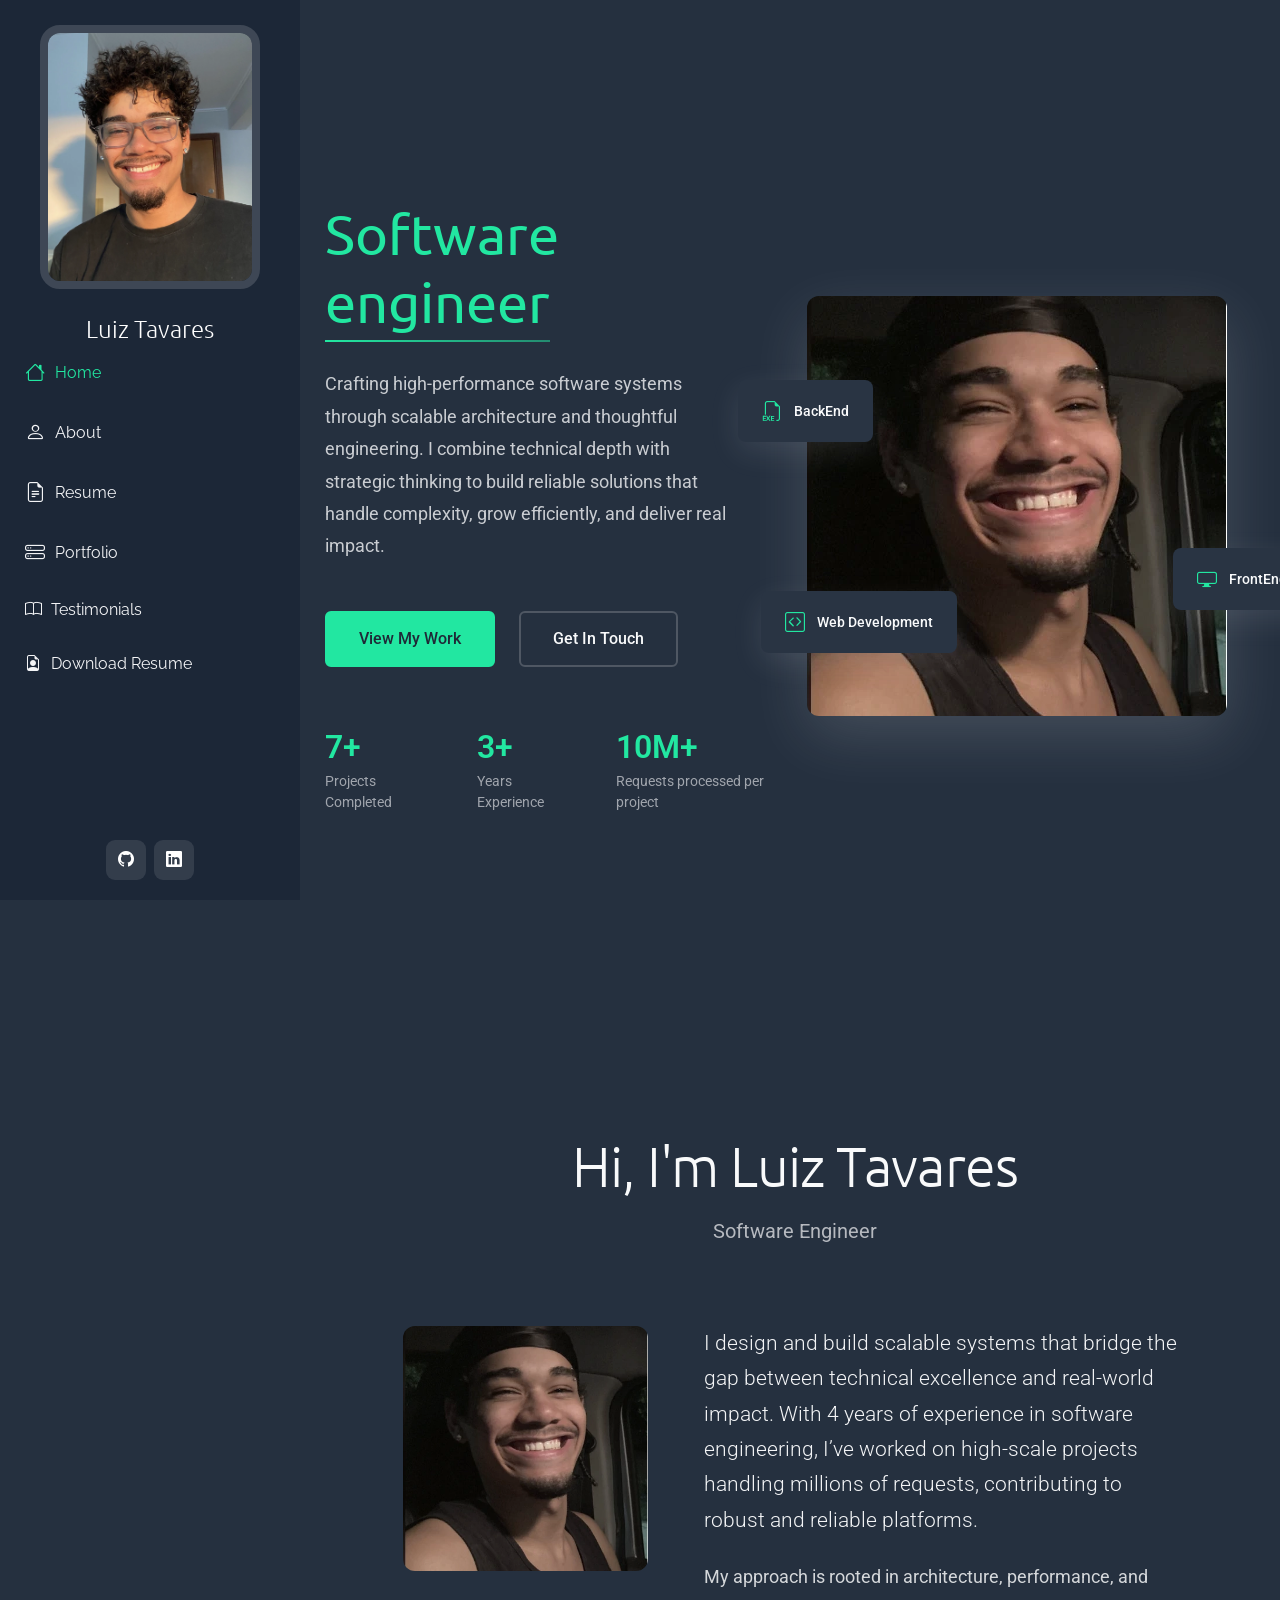
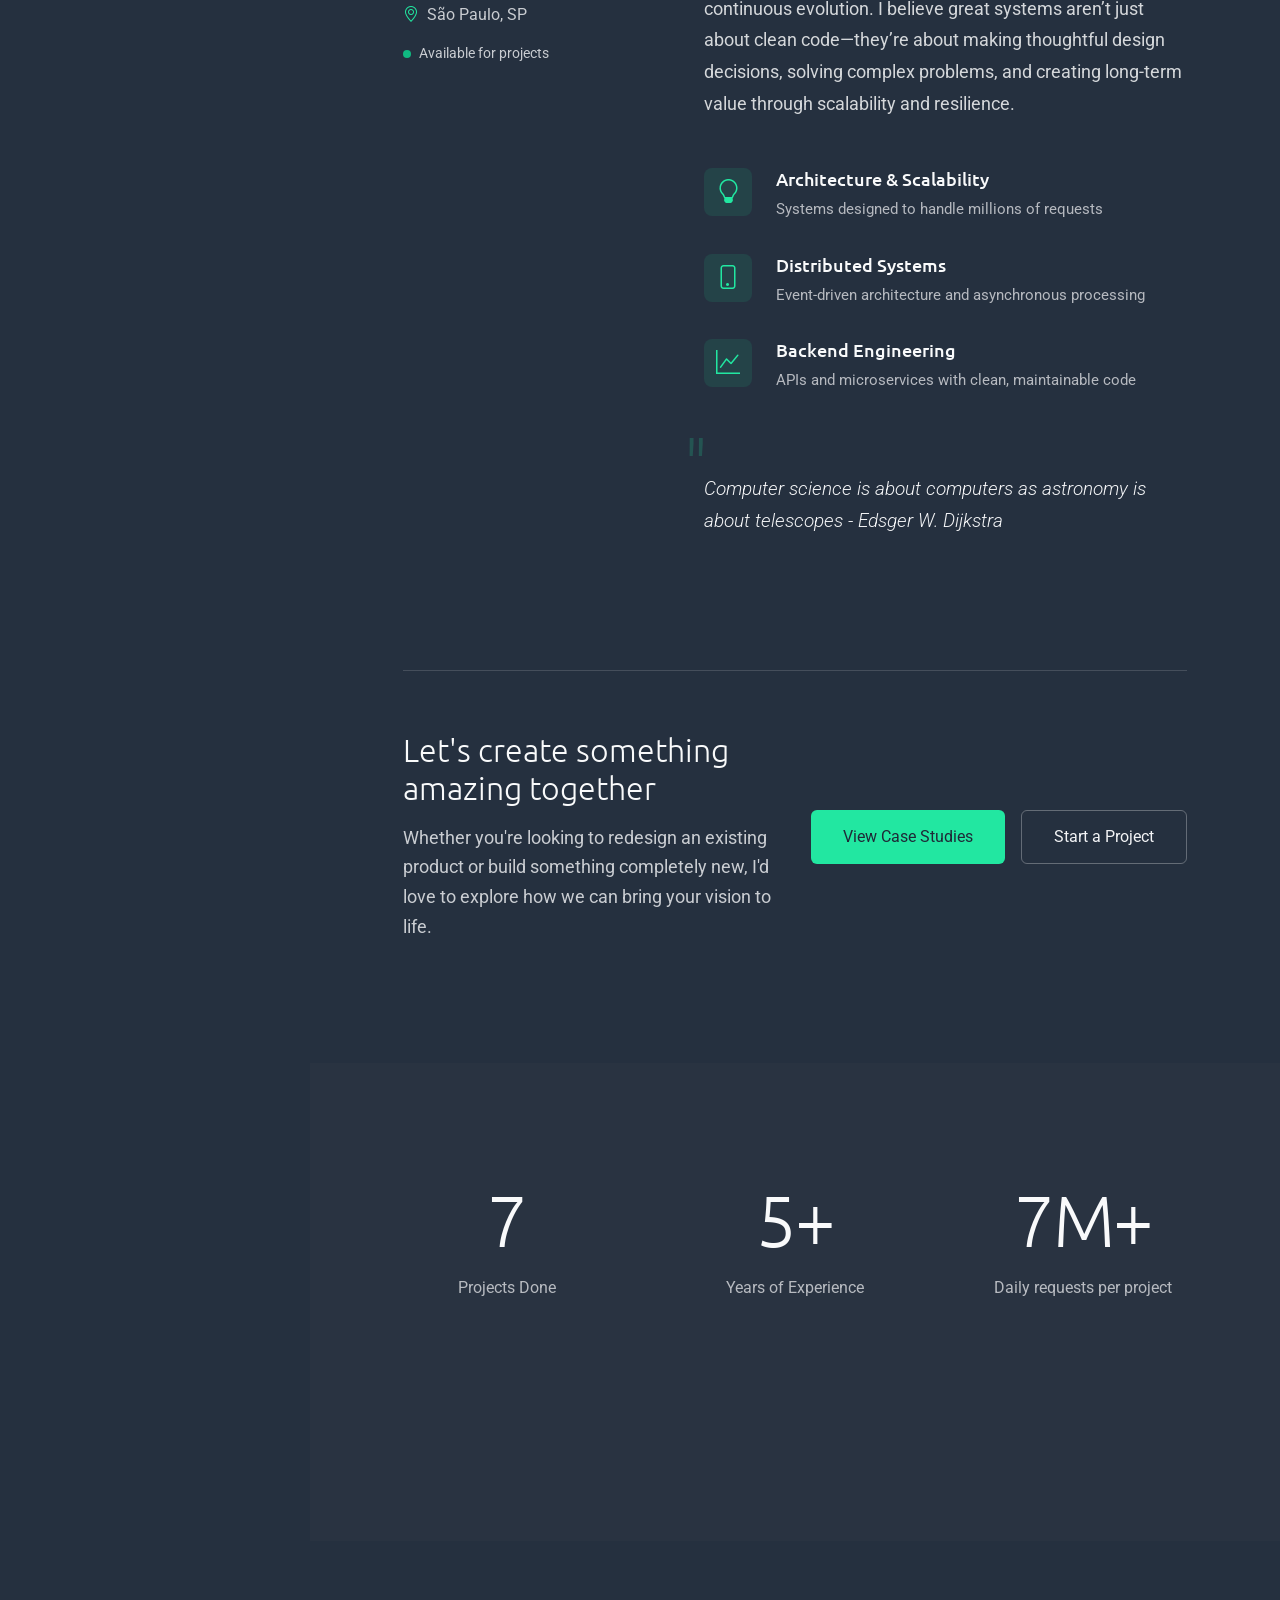
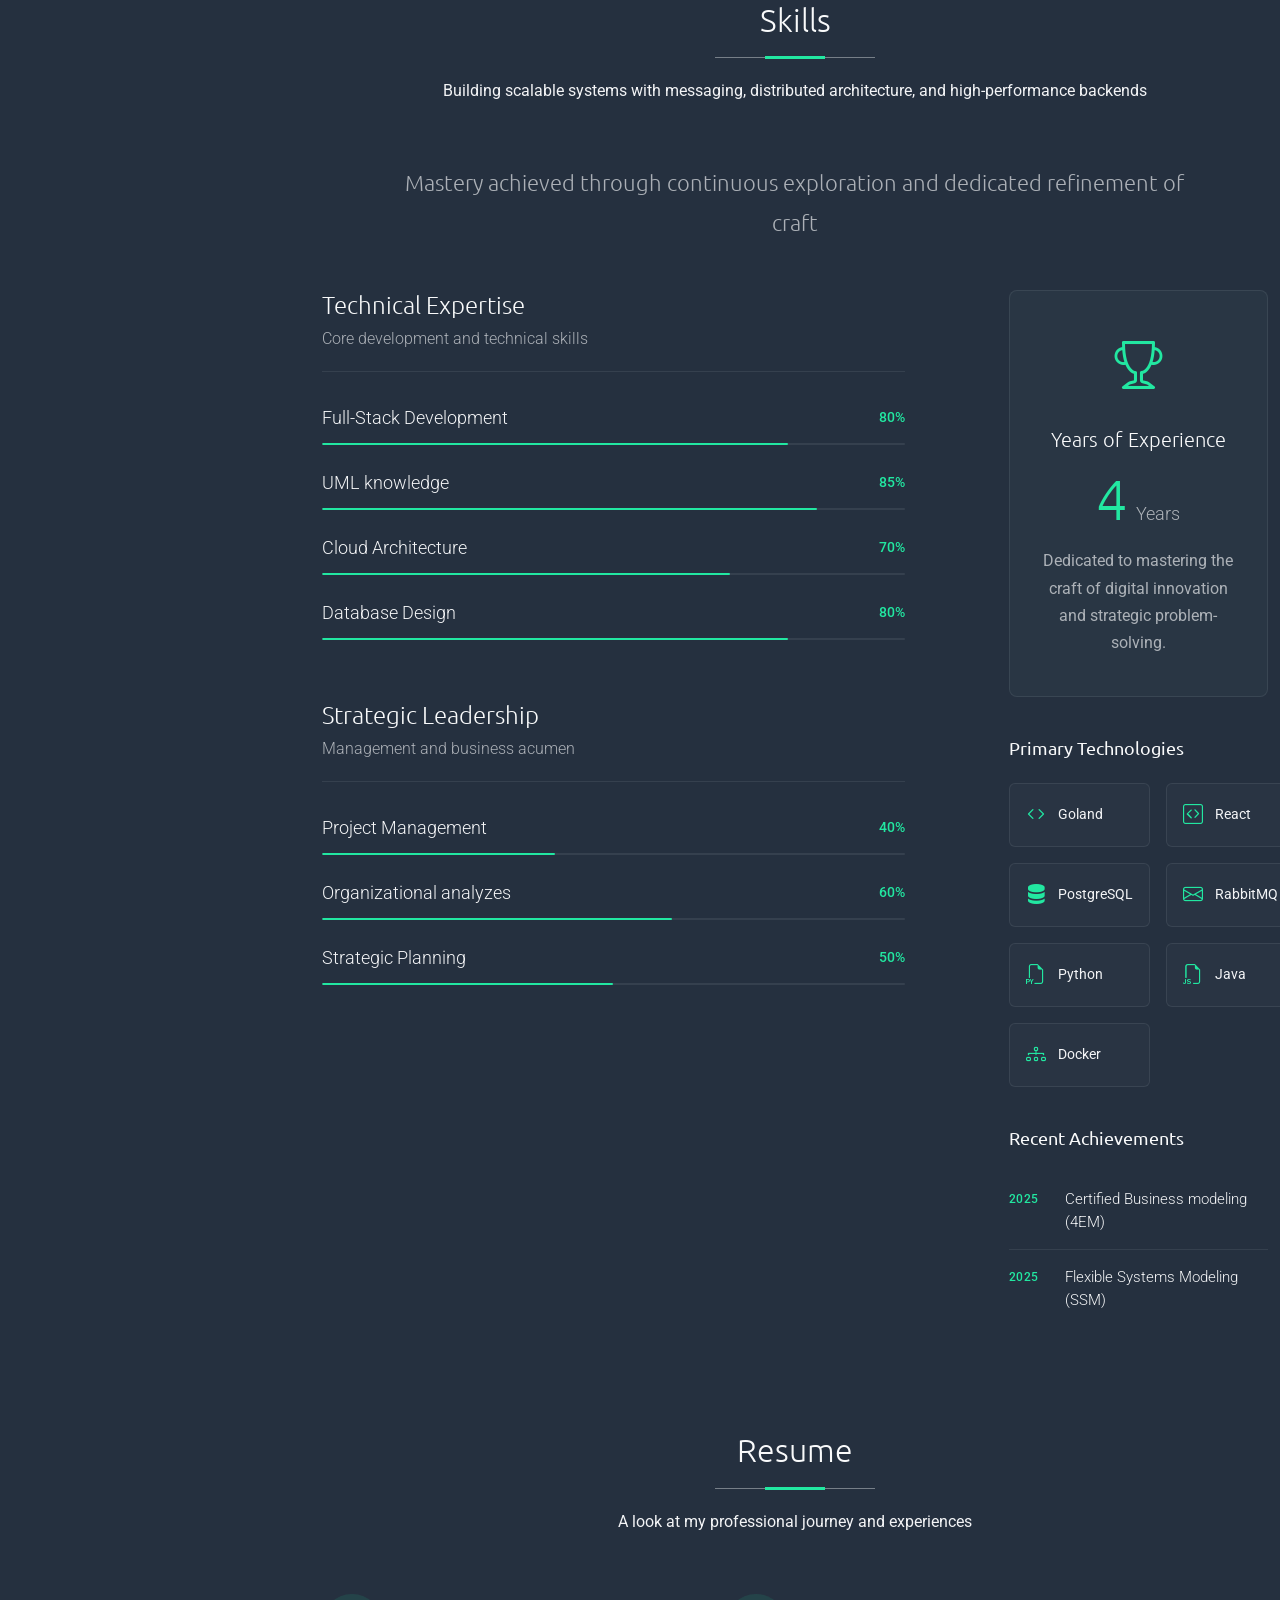
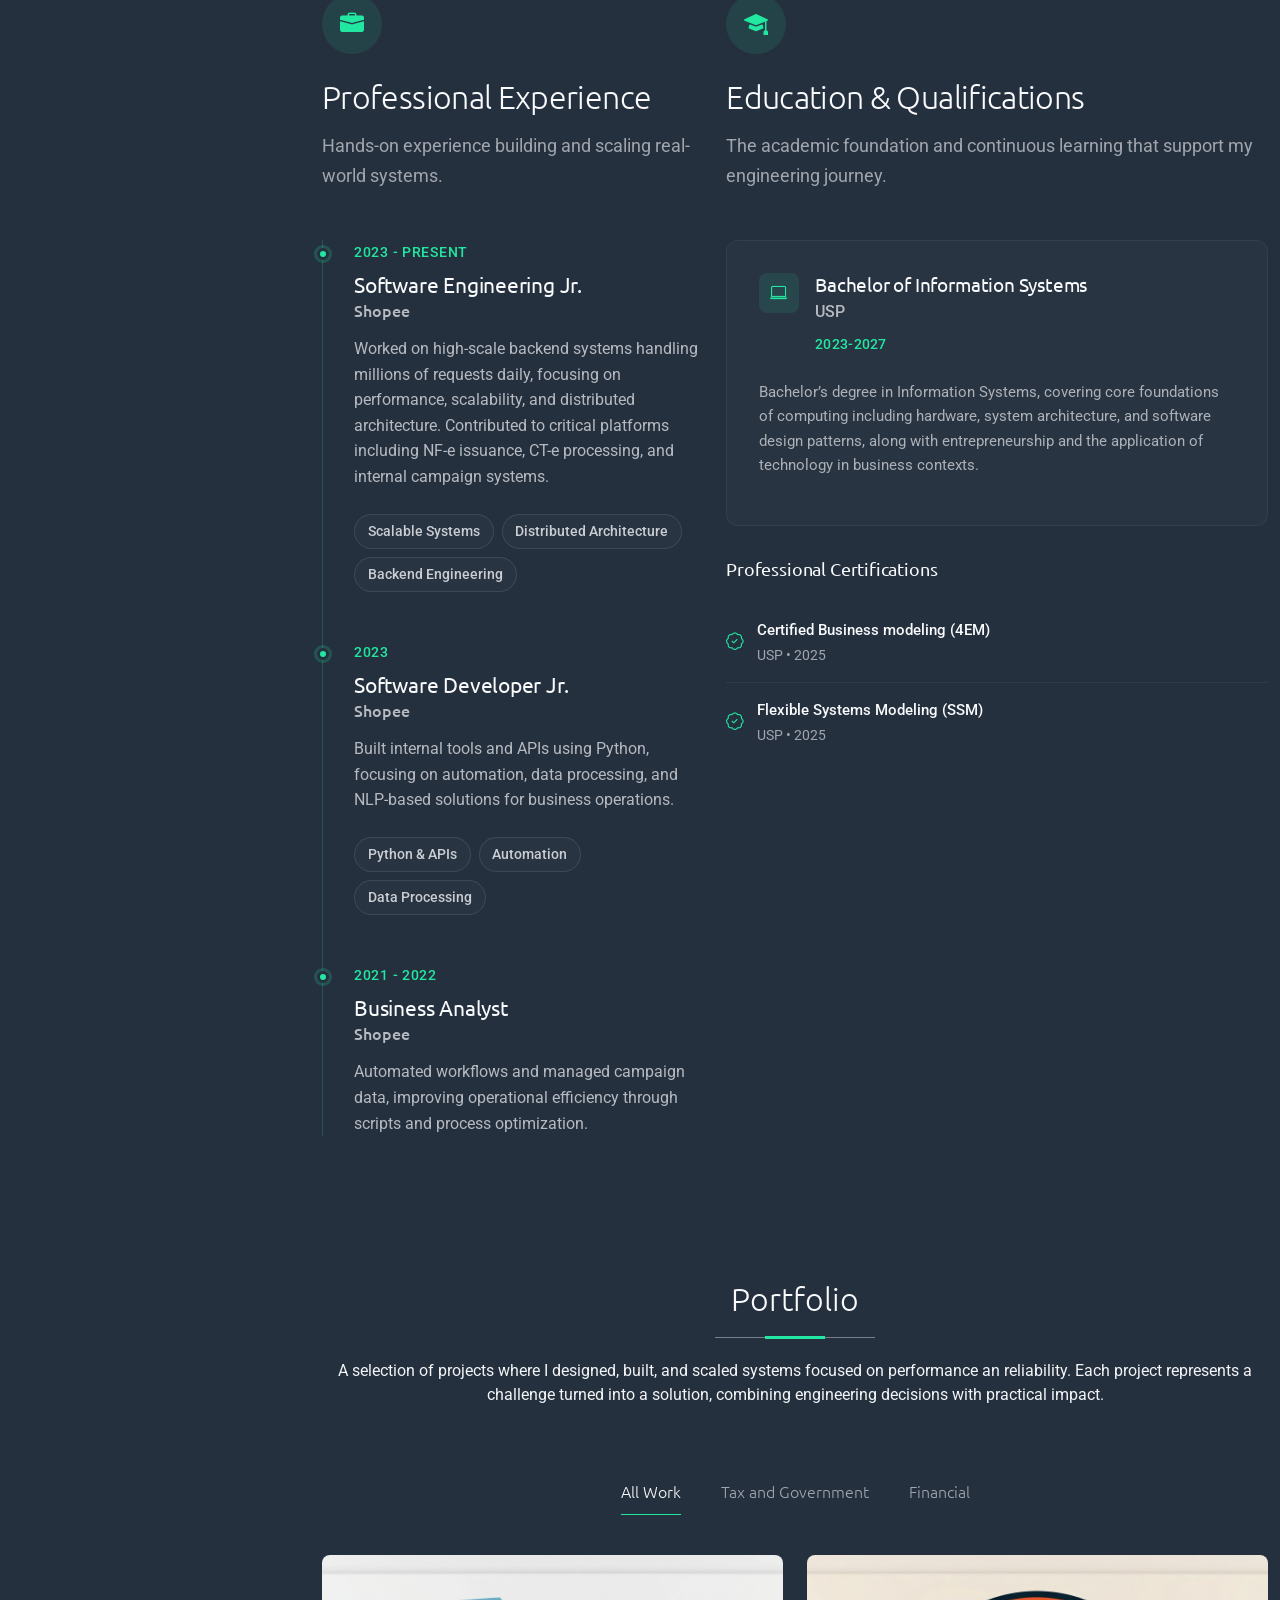
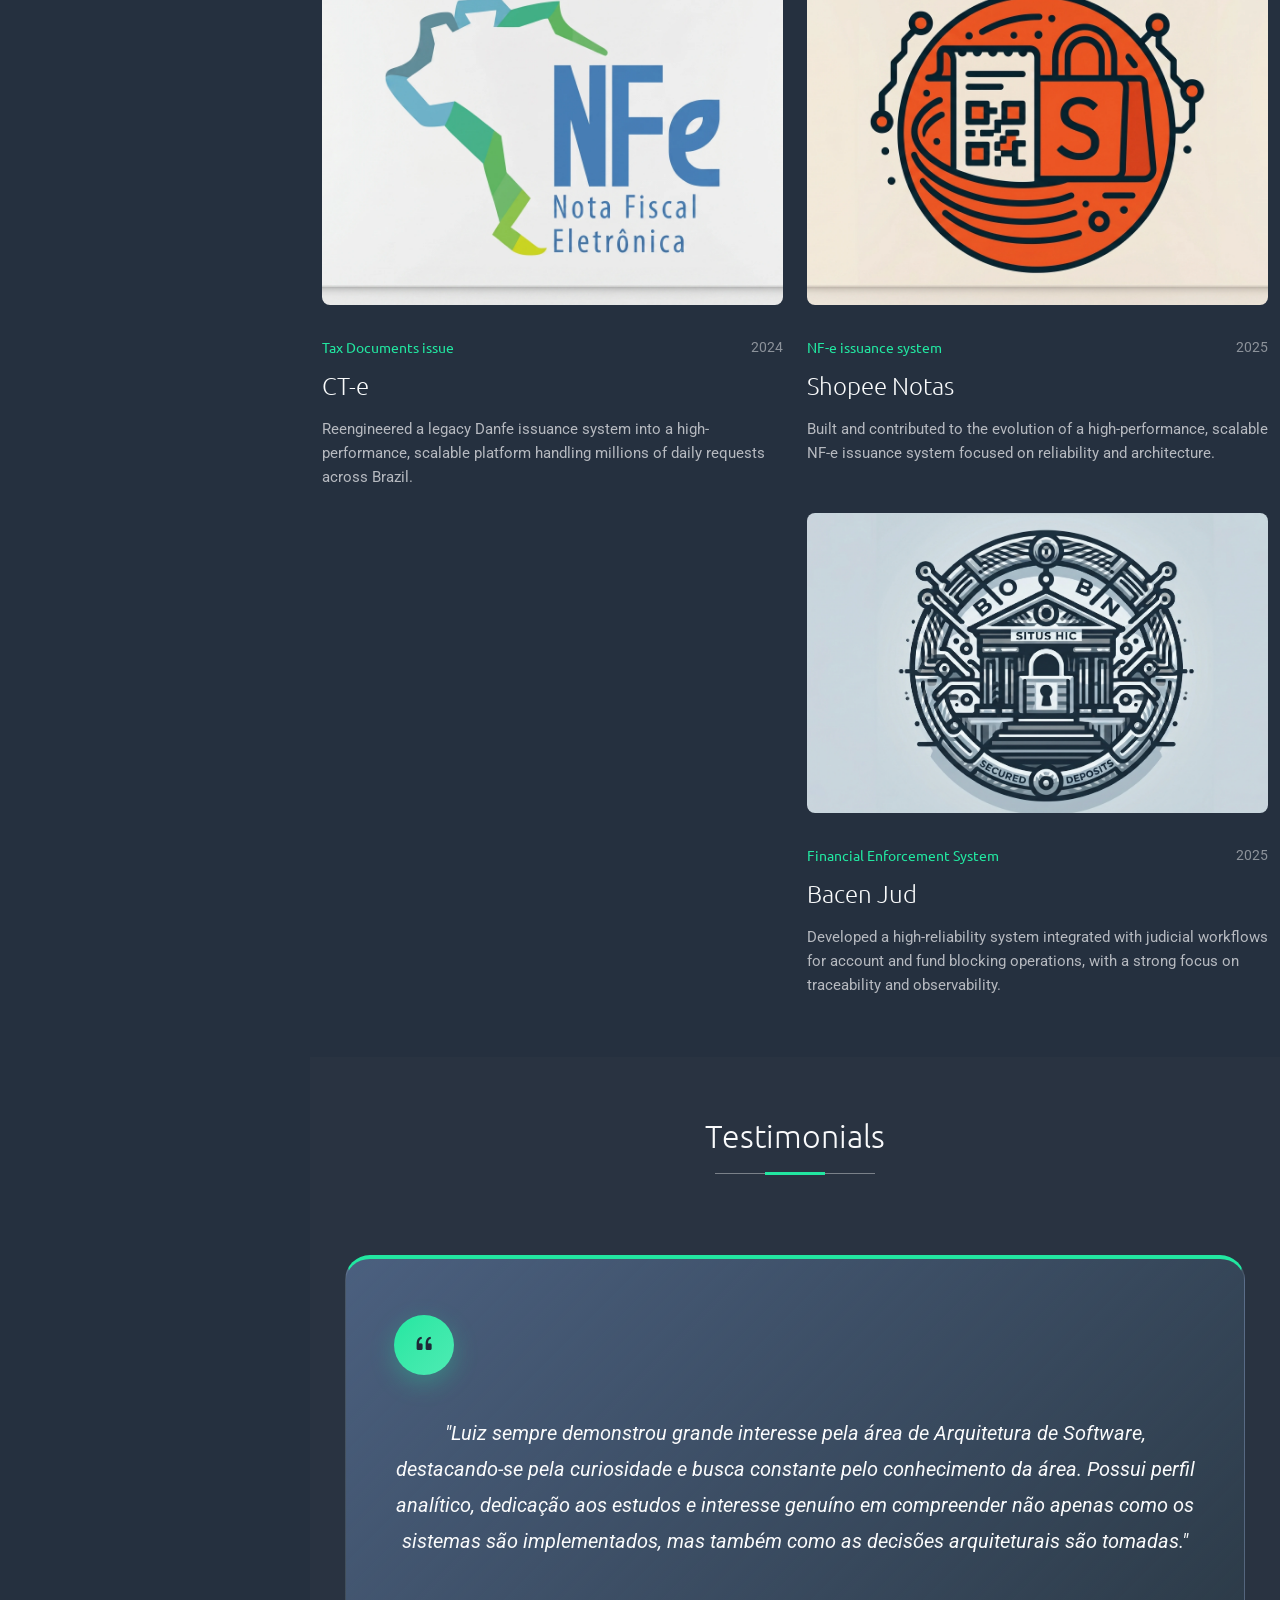
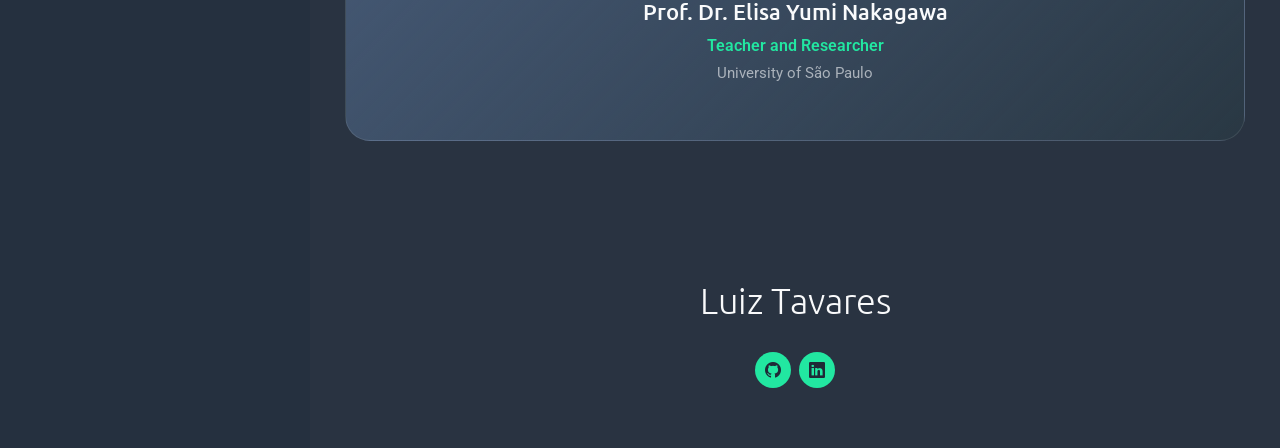
<file: index.html>
<!DOCTYPE html>
<html lang="en">

<head>
  <!-- Google tag (gtag.js) -->
<script async src="https://www.googletagmanager.com/gtag/js?id=G-3G0XHMX4CY"></script>
<script>
  window.dataLayer = window.dataLayer || [];
  function gtag(){dataLayer.push(arguments);}
  gtag('js', new Date());

  gtag('config', 'G-3G0XHMX4CY');
</script>
  <meta charset="utf-8">
  <meta content="width=device-width, initial-scale=1.0" name="viewport">
  <title>Luiz Tavares portfolio</title>
  <meta name="description" content="">
  <meta name="keywords" content="">

  <!-- Favicons -->
  <link href="assets/img/favicon.png" rel="icon">
  <link href="assets/img/apple-touch-icon.png" rel="apple-touch-icon">

  <!-- Fonts -->
  <link href="https://fonts.googleapis.com" rel="preconnect">
  <link href="https://fonts.gstatic.com" rel="preconnect" crossorigin>
  <link href="https://fonts.googleapis.com/css2?family=Roboto:ital,wght@0,100;0,300;0,400;0,500;0,700;0,900;1,100;1,300;1,400;1,500;1,700;1,900&family=Raleway:ital,wght@0,100;0,200;0,300;0,400;0,500;0,600;0,700;0,800;0,900;1,100;1,200;1,300;1,400;1,500;1,600;1,700;1,800;1,900&family=Ubuntu:ital,wght@0,300;0,400;0,500;0,700;1,300;1,400;1,500;1,700&display=swap" rel="stylesheet">

  <!-- Vendor CSS Files -->
  <link href="assets/vendor/bootstrap/css/bootstrap.min.css" rel="stylesheet">
  <link href="assets/vendor/bootstrap-icons/bootstrap-icons.css" rel="stylesheet">
  <link href="assets/vendor/aos/aos.css" rel="stylesheet">
  <link href="assets/vendor/glightbox/css/glightbox.min.css" rel="stylesheet">
  <link href="assets/vendor/swiper/swiper-bundle.min.css" rel="stylesheet">

  <!-- Main CSS File -->
  <link href="assets/css/main.css" rel="stylesheet">

  <!-- =======================================================
  * Template Name: MyPage
  * Template URL: https://bootstrapmade.com/mypage-bootstrap-personal-template/
  * Updated: Sep 20 2025 with Bootstrap v5.3.8
  * Author: BootstrapMade.com
  * License: https://bootstrapmade.com/license/
  ======================================================== -->
</head>

<body class="index-page">

  <header id="header" class="header dark-background d-flex flex-column justify-content-between">
    <i class="header-toggle d-xl-none bi bi-list"></i>

    <div class="header-top">
      <div class="profile-img">
        <img src="assets/img/profile/profile-square-14.webp" alt="" class="img-fluid">
      </div>

      <a href="index.html" class="logo d-flex align-items-center justify-content-center">
        <!-- Uncomment the line below if you also wish to use an image logo -->
        <!-- <img src="assets/img/logo.webp" alt=""> -->
        <h1 class="sitename">Luiz Tavares</h1>
      </a>

    </div>

    <nav id="navmenu" class="navmenu">
      <ul>
        <li><a href="#hero" class="active"><i class="bi bi-house navicon"></i>Home</a></li>
        <li><a href="#about"><i class="bi bi-person navicon"></i> About</a></li>
        <li><a href="#resume"><i class="bi bi-file-earmark-text navicon"></i> Resume</a></li>
        <li><a href="#portfolio"><i style="margin-right: 10px;" class="bi bi-hdd-stack navicon"></i> Portfolio</a></li>
        <li><a href="#testimonials"><i style="margin-right: 10px;" class="bi bi-book"></i>Testimonials</a></li>
        <li>
          <a href="assets/resume.pdf" download>
            <i style="margin-right: 10px;" class="bi bi-file-earmark-person"></i>
            Download Resume
          </a>
        </li>
      </ul>
    </nav>

    <div class="social-links text-center">
      <a href="https://github.com/luizedureis" class="github"><i class="bi bi-github"></i></a>
      <a href="https://www.linkedin.com/in/luiz-t4vares" class="linkedin"><i class="bi bi-linkedin"></i></a>
    </div>
  </header>

  <main class="main">

    <!-- Hero Section -->
    <section id="hero" class="hero section">

      <div class="container" data-aos="fade-up" data-aos-delay="100">

        <div class="row align-items-center">
          <div class="col-lg-6 order-2 order-lg-1">
            <div class="hero-content">
              <h1 data-aos="fade-up" data-aos-delay="200">
                <span class="accent-text">Software engineer</span>
              </h1>
              <p class="hero-description" data-aos="fade-up" data-aos-delay="300">
                Crafting high-performance software systems through scalable architecture and thoughtful engineering. I combine technical depth with strategic thinking to build reliable solutions that handle complexity, grow efficiently, and deliver real impact.
              </p>
              <div class="hero-actions" data-aos="fade-up" data-aos-delay="400">
                <a href="#portfolio" class="btn-primary">View My Work</a>
                <a href="#contact" class="btn-secondary">Get In Touch</a>
              </div>
              <div class="hero-stats" data-aos="fade-up" data-aos-delay="500">
                <div class="stat-item">
                  <span class="stat-number">7+</span>
                  <span class="stat-label">Projects Completed</span>
                </div>
                <div class="stat-item">
                  <span class="stat-number">3+</span>
                  <span class="stat-label">Years Experience</span>
                </div>
                <div class="stat-item">
                  <span class="stat-number">10M+</span>
                  <span class="stat-label">Requests processed per project</span>
                </div>
              </div>
            </div>
          </div>

          <div class="col-lg-6 order-1 order-lg-2">
            <div class="hero-image" data-aos="fade-up" data-aos-delay="300">
              <div class="image-wrapper">
                <img src="assets/img/profile/profile-square-13.webp" alt="Creative Designer Portfolio" class="img-fluid main-image">
                <div class="floating-card card-1" data-aos="fade-up" data-aos-delay="600">
                  <i class="bi bi-filetype-exe"></i>
                  <span>BackEnd</span>
                </div>
                <div class="floating-card card-3" data-aos="fade-up" data-aos-delay="700">
                  <i class="bi bi-display"></i>
                  <span>FrontEnd</span>
                </div>
                <div class="floating-card card-2" data-aos="fade-up" data-aos-delay="800">
                  <i class="bi bi-code-square"></i>
                  <span>Web Development</span>
                </div>
              </div>
            </div>
          </div>
        </div>

      </div>

    </section><!-- /Hero Section -->

    <!-- About Section -->
    <section id="about" class="about section">

      <div class="container" data-aos="fade-up" data-aos-delay="100">

        <div class="row justify-content-center">
          <div class="col-lg-10">

            <div class="intro-header text-center" data-aos="fade-up" data-aos-delay="150">
              <h1>Hi, I'm Luiz Tavares</h1>
              <p class="subtitle">Software Engineer</p>
            </div>

            <div class="main-content-wrapper">
              <div class="row align-items-start">

                <div class="col-lg-4" data-aos="fade-right" data-aos-delay="200">
                  <div class="profile-section">
                    <div class="profile-image-container">
                      <img src="assets/img/profile/profile-square-15.webp" class="img-fluid" alt="Sarah Chen">
                    </div>
                    <div class="profile-meta">
                      <div class="location">
                        <i class="bi bi-geo-alt"></i>
                        <span>São Paulo, SP</span>
                      </div>
                      <div class="status">
                        <div class="status-indicator"></div>
                        <span>Available for projects</span>
                      </div>
                    </div>
                  </div>
                </div>

                <div class="col-lg-8" data-aos="fade-left" data-aos-delay="250">
                  <div class="content-area">

                    <div class="story-block">
                      <p class="lead-text"> I design and build scalable systems that bridge the gap between technical excellence and real-world impact. With 4 years of experience in software engineering, I’ve worked on high-scale projects handling millions of requests, contributing to robust and reliable platforms.</p>
                      <p>My approach is rooted in architecture, performance, and continuous evolution. I believe great systems aren’t just about clean code—they’re about making thoughtful design decisions, solving complex problems, and creating long-term value through scalability and resilience.</p>
                    </div>

                    <div class="expertise-grid">
                      <div class="expertise-item" data-aos="zoom-in" data-aos-delay="300">
                        <div class="expertise-icon">
                          <i class="bi bi-lightbulb"></i>
                        </div>
                        <div class="expertise-content">
                          <h4>Architecture & Scalability</h4>
                          <p>Systems designed to handle millions of requests</p>
                        </div>
                      </div>

                      <div class="expertise-item" data-aos="zoom-in" data-aos-delay="350">
                        <div class="expertise-icon">
                          <i class="bi bi-phone"></i>
                        </div>
                        <div class="expertise-content">
                          <h4>Distributed Systems</h4>
                          <p>Event-driven architecture and asynchronous processing</p>
                        </div>
                      </div>

                      <div class="expertise-item" data-aos="zoom-in" data-aos-delay="400">
                        <div class="expertise-icon">
                          <i class="bi bi-graph-up"></i>
                        </div>
                        <div class="expertise-content">
                          <h4>Backend Engineering</h4>
                          <p>APIs and microservices with clean, maintainable code</p>
                        </div>
                      </div>
                    </div>

                    <div class="philosophy-quote" data-aos="fade-up" data-aos-delay="450">
                      <div class="quote-mark">"</div>
                      <p>Computer science is about computers as astronomy is about telescopes - Edsger W. Dijkstra</p>
                    </div>

                  </div>
                </div>

              </div>
            </div>

            <div class="bottom-section" data-aos="fade-up" data-aos-delay="500">
              <div class="row align-items-center">
                <div class="col-lg-6">
                  <div class="collaboration-text">
                    <h3>Let's create something amazing together</h3>
                    <p>Whether you're looking to redesign an existing product or build something completely new, I'd love to explore how we can bring your vision to life.</p>
                  </div>
                </div>
                <div class="col-lg-6">
                  <div class="action-buttons">
                    <a href="#portfolio" class="btn-custom primary">View Case Studies</a>
                    <a href="#contact" class="btn-custom secondary">Start a Project</a>
                  </div>
                </div>
              </div>
            </div>

          </div>
        </div>

      </div>

    </section><!-- /About Section -->

    <!-- Stats Section -->
    <section id="stats" class="stats section light-background">

      <div class="container" data-aos="fade-up" data-aos-delay="100">

        <div class="row justify-content-center">
          <div class="col-lg-10">
            <div class="stats-grid">
              <div class="stat-item" data-aos="fade-up" data-aos-delay="200">
                <div class="stat-number">
                  <span data-purecounter-start="0" data-purecounter-end="7" data-purecounter-duration="1" class="purecounter"></span>
                </div>
                <p class="stat-label">Projects Done</p>
              </div>
              <div class="stat-item" data-aos="fade-up" data-aos-delay="300">
                <div class="stat-number">
                  <span data-purecounter-start="0" data-purecounter-end="5" data-purecounter-duration="1" class="purecounter"></span>+
                </div>
                <p class="stat-label">Years of Experience</p>
              </div>
              <div class="stat-item" data-aos="fade-up" data-aos-delay="300">
                <div class="stat-number">
                  <span data-purecounter-start="0" data-purecounter-end="7" data-purecounter-duration="1" class="purecounter"></span>M+
                </div>
                <p class="stat-label">Daily requests per project</p>
              </div>
            </div>
          </div>
        </div>

      </div>

    </section><!-- /Stats Section -->

    <!-- Skills Section -->
    <section id="skills" class="skills section">

      <!-- Section Title -->
      <div class="container section-title" data-aos="fade-up">
        <h2>Skills</h2>
        <p>Building scalable systems with messaging, distributed architecture, and high-performance backends</p>
      </div><!-- End Section Title -->

      <div class="container" data-aos="fade-up" data-aos-delay="100">

        <div class="row justify-content-center">
          <div class="col-lg-10">
            <div class="intro-content text-center mb-5" data-aos="fade-up" data-aos-delay="150">
              <p class="lead-text">Mastery achieved through continuous exploration and dedicated refinement of craft</p>
            </div>
          </div>
        </div>

        <div class="row">
          <div class="col-lg-8">
            <div class="skills-container">

              <div class="skill-category skills-animation" data-aos="fade-up" data-aos-delay="200">
                <div class="category-header">
                  <h3 class="category-title">Technical Expertise</h3>
                  <p class="category-subtitle">Core development and technical skills</p>
                </div>
                <div class="skills-list">
                  <div class="skill-row">
                    <div class="skill-info">
                      <span class="skill-name">Full-Stack Development</span>
                      <span class="skill-percentage">80%</span>
                    </div>
                    <div class="progress">
                      <div class="progress-bar" role="progressbar" aria-valuenow="80" aria-valuemin="0" aria-valuemax="100"></div>
                    </div>
                  </div>
                  <div class="skill-row">
                    <div class="skill-info">
                      <span class="skill-name">UML knowledge</span>
                      <span class="skill-percentage">85%</span>
                    </div>
                    <div class="progress">
                      <div class="progress-bar" role="progressbar" aria-valuenow="85" aria-valuemin="0" aria-valuemax="100"></div>
                    </div>
                  </div>
                  <div class="skill-row">
                    <div class="skill-info">
                      <span class="skill-name">Cloud Architecture</span>
                      <span class="skill-percentage">70%</span>
                    </div>
                    <div class="progress">
                      <div class="progress-bar" role="progressbar" aria-valuenow="70" aria-valuemin="0" aria-valuemax="100"></div>
                    </div>
                  </div>
                  <div class="skill-row">
                    <div class="skill-info">
                      <span class="skill-name">Database Design</span>
                      <span class="skill-percentage">80%</span>
                    </div>
                    <div class="progress">
                      <div class="progress-bar" role="progressbar" aria-valuenow="80" aria-valuemin="0" aria-valuemax="100"></div>
                    </div>
                  </div>
                </div>
              </div>


              <div class="skill-category skills-animation" data-aos="fade-up" data-aos-delay="300">
                <div class="category-header">
                  <h3 class="category-title">Strategic Leadership</h3>
                  <p class="category-subtitle">Management and business acumen</p>
                </div>
                <div class="skills-list">
                  <div class="skill-row">
                    <div class="skill-info">
                      <span class="skill-name">Project Management</span>
                      <span class="skill-percentage">40%</span>
                    </div>
                    <div class="progress">
                      <div class="progress-bar" role="progressbar" aria-valuenow="40" aria-valuemin="0" aria-valuemax="100"></div>
                    </div>
                  </div>
                  <div class="skill-row">
                    <div class="skill-info">
                      <span class="skill-name">Organizational analyzes</span>
                      <span class="skill-percentage">60%</span>
                    </div>
                    <div class="progress">
                      <div class="progress-bar" role="progressbar" aria-valuenow="60" aria-valuemin="0" aria-valuemax="100"></div>
                    </div>
                  </div>
                  <div class="skill-row">
                    <div class="skill-info">
                      <span class="skill-name">Strategic Planning</span>
                      <span class="skill-percentage">50%</span>
                    </div>
                    <div class="progress">
                      <div class="progress-bar" role="progressbar" aria-valuenow="50" aria-valuemin="0" aria-valuemax="100"></div>
                    </div>
                  </div>
                </div>
              </div>

            </div>
          </div>

          <div class="col-lg-4">
            <div class="skills-sidebar">

              <div class="expertise-highlight" data-aos="fade-up" data-aos-delay="350">
                <div class="highlight-icon">
                  <i class="bi bi-trophy"></i>
                </div>
                <h4 class="highlight-title">Years of Experience</h4>
                <div class="experience-number">
                  <span data-purecounter-start="0" data-purecounter-end="4" data-purecounter-duration="1" class="purecounter"></span>
                  <span class="experience-label">Years</span>
                </div>
                <p class="highlight-description">Dedicated to mastering the craft of digital innovation and strategic problem-solving.</p>
              </div>

              <div class="technologies-section" data-aos="fade-up" data-aos-delay="400">
                <h5 class="tech-title">Primary Technologies</h5>
                <div class="tech-stack">
                  <div class="tech-item">
                    <i class="bi bi-code"></i>
                    <span>Goland</span>
                  </div>
                  <div class="tech-item">
                    <i class="bi bi-code-square"></i>
                    <span>React</span>
                  </div>
                  <div class="tech-item">
                    <i class="bi bi-server"></i>
                    <span>PostgreSQL</span>
                  </div>
                  <div class="tech-item">
                    <i class="bi bi-envelope"></i>
                    <span>RabbitMQ</span>
                  </div>
                  <div class="tech-item">
                    <i class="bi bi-filetype-py"></i>
                    <span>Python</span>
                  </div>
                   <div class="tech-item">
                    <i class="bi bi-filetype-js"></i>
                    <span>Java</span>
                  </div>
                  <div class="tech-item">
                    <i class="bi bi-diagram-3"></i>
                    <span>Docker</span>
                  </div>
                </div>
              </div>

              <div class="achievements-section" data-aos="fade-up" data-aos-delay="450">
                <h5 class="achievements-title">Recent Achievements</h5>
                <div class="achievement-list">
                  <div class="achievement-item">
                    <div class="achievement-date">2025</div>
                    <div class="achievement-text">Certified Business modeling (4EM)</div>
                  </div>
                  <div class="achievement-item">
                    <div class="achievement-date">2025</div>
                    <div class="achievement-text">Flexible Systems Modeling (SSM)</div>
                  </div>
                </div>
              </div>

            </div>
          </div>
        </div>

      </div>

    </section><!-- /Skills Section -->

    <!-- Resume Section -->
    <section id="resume" class="resume section">

      <!-- Section Title -->
      <div class="container section-title" data-aos="fade-up">
        <h2>Resume</h2>
        <p>A look at my professional journey and experiences</p>
      </div><!-- End Section Title -->

      <div class="container" data-aos="fade-up" data-aos-delay="100">

        <div class="row align-items-start">
          <div class="col-lg-5" data-aos="fade-right" data-aos-delay="200">
            <div class="professional-journey">
              <div class="section-intro">
                <div class="icon-wrapper">
                  <i class="bi bi-briefcase-fill"></i>
                </div>
                <h2>Professional Experience</h2>
                <p>Hands-on experience building and scaling real-world systems.</p>
              </div>

              <div class="experience-timeline">
                <div class="timeline-item" data-aos="fade-up" data-aos-delay="300">
                  <div class="timeline-dot"></div>
                  <div class="timeline-content">
                    <div class="position-meta">
                      <span class="timeline-year">2023 - Present</span>
                    </div>
                    <h3>Software Engineering Jr.</h3>
                    <h4>Shopee</h4>
                    <p>Worked on high-scale backend systems handling millions of requests daily, focusing on performance, scalability, and distributed architecture.
Contributed to critical platforms including NF-e issuance, CT-e processing, and internal campaign systems.</p>
                    <div class="key-achievements">
                      <span class="achievement-tag">Scalable Systems</span>
                      <span class="achievement-tag">Distributed Architecture</span>
                      <span class="achievement-tag">Backend Engineering</span>
                    </div>
                  </div>
                </div>

                <div class="timeline-item" data-aos="fade-up" data-aos-delay="350">
                  <div class="timeline-dot"></div>
                  <div class="timeline-content">
                    <div class="position-meta">
                      <span class="timeline-year">2023</span>
                    </div>
                    <h3>Software Developer Jr.</h3>
                    <h4>Shopee</h4>
                    <p>Built internal tools and APIs using Python, focusing on automation, data processing, and NLP-based solutions for business operations.</p>
                    <div class="key-achievements">
                      <span class="achievement-tag">Python & APIs</span>
                      <span class="achievement-tag">Automation</span>
                      <span class="achievement-tag">Data Processing</span>
                    </div>
                  </div>
                </div>

                <div class="timeline-item" data-aos="fade-up" data-aos-delay="400">
                  <div class="timeline-dot"></div>
                  <div class="timeline-content">
                    <div class="position-meta">
                      <span class="timeline-year">2021 - 2022</span>
                    </div>
                    <h3>Business Analyst</h3>
                    <h4>Shopee</h4>
                    <p>Automated workflows and managed campaign data, improving operational efficiency through scripts and process optimization.</p>
                  </div>
                </div>
              </div>
            </div>
          </div>

          <div class="col-lg-7" data-aos="fade-left" data-aos-delay="200">
            <div class="education-skills">
              <div class="section-intro">
                <div class="icon-wrapper">
                  <i class="bi bi-mortarboard-fill"></i>
                </div>
                <h2>Education &amp; Qualifications</h2>
                <p>The academic foundation and continuous learning that support my engineering journey.</p>
              </div>

              <div class="education-grid">
                <div class="education-card" data-aos="zoom-in" data-aos-delay="350">
                  <div class="education-header">
                    <div class="degree-icon">
                      <i class="bi bi-laptop"></i>
                    </div>
                    <div class="degree-info">
                      <h3>Bachelor of Information Systems</h3>
                      <p class="institution">USP</p>
                      <span class="graduation-year">2023-2027</span>
                    </div>
                  </div>
                  <div class="education-details">
                    <p>Bachelor’s degree in Information Systems, covering core foundations of computing including hardware, system architecture, and software design patterns, along with entrepreneurship and the application of technology in business contexts.</p>
                  </div>
                </div>

                <div class="certification-section" data-aos="fade-up" data-aos-delay="400">
                  <h4>Professional Certifications</h4>
                  <div class="certifications">
                    <div class="cert-item">
                      <i class="bi bi-patch-check"></i>
                      <div class="cert-details">
                        <span class="cert-name">Certified Business modeling (4EM)</span>
                        <span class="cert-provider">USP • 2025</span>
                      </div>
                    </div>
                    <div class="cert-item">
                      <i class="bi bi-patch-check"></i>
                      <div class="cert-details">
                        <span class="cert-name">Flexible Systems Modeling (SSM)</span>
                        <span class="cert-provider">USP • 2025</span>
                      </div>
                    </div>
                  </div>
                </div>
              </div>
            </div>
          </div>
        </div>

      </div>

    </section><!-- /Resume Section -->

    <!-- Portfolio Section -->
    <section id="portfolio" class="portfolio section">

      <!-- Section Title -->
      <div class="container section-title" data-aos="fade-up">
        <h2>Portfolio</h2>
        <p>A selection of projects where I designed, built, and scaled systems focused on performance an reliability. Each project represents a challenge turned into a solution, combining engineering decisions with practical impact.</p>
      </div><!-- End Section Title -->

      <div class="container" data-aos="fade-up" data-aos-delay="100">

        <div class="isotope-layout" data-default-filter="*" data-layout="masonry" data-sort="original-order">

          <div class="filters-wrapper" data-aos="fade-up" data-aos-delay="200">
            <ul class="portfolio-filters isotope-filters">
              <li data-filter="*" class="filter-active">All Work</li>
              <li data-filter=".filter-tax">Tax and Government</li>
              <li data-filter=".filter-financial">Financial</li>
            </ul>
          </div>

          <div class="row gy-5 portfolio-container isotope-container" data-aos="fade-up" data-aos-delay="300">
            <div class="col-lg-6 portfolio-item isotope-item filter-tax">
              <div class="portfolio-card">
                <div class="portfolio-image">
                  <img src="assets/img/portfolio/portfolio-cte.webp" class="img-fluid" alt="Tax Documents issue" loading="lazy"  style="max-width: 100%;">
                  <div class="portfolio-overlay">
                    <div class="portfolio-actions">
                      <a href="portfolio-details-cte.html" class="action-btn details-btn" title="View Project"><i class="bi bi-arrow-up-right"></i></a>
                    </div>
                  </div>
                </div>
                <div class="portfolio-content">
                  <div class="portfolio-meta">
                    <span class="portfolio-category">Tax Documents issue</span>
                    <span class="portfolio-year">2024</span>
                  </div>
                  <h3 class="portfolio-title">CT-e</h3>
                  <p class="portfolio-description">Reengineered a legacy Danfe issuance system into a high-performance, scalable platform handling millions of daily requests across Brazil.</p>
                </div>
              </div>
            </div><!-- End Portfolio Item -->

            <div class="col-lg-6 portfolio-item isotope-item filter-tax">
              <div class="portfolio-card">
                <div class="portfolio-image">
                  <img src="assets/img/portfolio/portfolio-shopeenotas.webp" class="img-fluid" alt="Tax Documents issue" loading="lazy"  style="max-width: 100%;">
                  <div class="portfolio-overlay">
                    <div class="portfolio-actions">
                      <a href="portfolio-details-shopee-notas.html" class="action-btn details-btn" title="View Project"><i class="bi bi-arrow-up-right"></i></a>
                    </div>
                  </div>
                </div>
                <div class="portfolio-content">
                  <div class="portfolio-meta">
                    <span class="portfolio-category">NF-e issuance system</span>
                    <span class="portfolio-year">2025</span>
                  </div>
                  <h3 class="portfolio-title">Shopee Notas</h3>
                  <p class="portfolio-description">Built and contributed to the evolution of a high-performance, scalable NF-e issuance system focused on reliability and architecture.</p>
                </div>
              </div>
            </div><!-- End Portfolio Item -->

            <div class="col-lg-6 portfolio-item isotope-item filter-financial">
              <div class="portfolio-card">
                <div class="portfolio-image">
                  <img src="assets/img/portfolio/portfolio-bacenjud.webp" class="img-fluid" alt="Bacen Jud Logo" loading="lazy"  style="max-width: 100%;">
                  <div class="portfolio-overlay">
                    <div class="portfolio-actions">
                      <a href="portfolio-details-bacen-jud.html" class="action-btn details-btn" title="View Project"><i class="bi bi-arrow-up-right"></i></a>
                    </div>
                  </div>
                </div>
                <div class="portfolio-content">
                  <div class="portfolio-meta">
                    <span class="portfolio-category">Financial Enforcement System</span>
                    <span class="portfolio-year">2025</span>
                  </div>
                  <h3 class="portfolio-title">Bacen Jud</h3>
                  <p class="portfolio-description">Developed a high-reliability system integrated with judicial workflows for account and fund blocking operations, with a strong focus on traceability and observability.</p>
                </div>
              </div>
            </div><!-- End Portfolio Item -->
          </div><!-- End Portfolio Container -->

        </div>

      </div>

    </section><!-- /Portfolio Section -->


    <!-- Testimonials Section -->
    <section id="testimonials" class="testimonials section light-background">

      <!-- Section Title -->
      <div class="container section-title" data-aos="fade-up">
        <h2>Testimonials</h2>
      </div><!-- End Section Title -->

      <div class="container" data-aos="fade-up" data-aos-delay="100">

        <div class="testimonials-slider swiper init-swiper">
          <script type="application/json" class="swiper-config">
            {
              "loop": true,
              "speed": 600,
              "autoplay": {
                "delay": 5000
              },
              "slidesPerView": 1,
              "spaceBetween": 30,
              "pagination": {
                "el": ".swiper-pagination",
                "type": "bullets",
                "clickable": true
              },
              "navigation": {
                "nextEl": ".swiper-button-next",
                "prevEl": ".swiper-button-prev"
              }
            }
          </script>
          <div class="swiper-wrapper">

            <div class="swiper-slide">
              <div class="testimonial-slide" data-aos="fade-up" data-aos-delay="300">
                <div class="testimonial-header">
                  <div class="quote-icon">
                    <i class="bi bi-quote"></i>
                  </div>
                </div>
                <div class="testimonial-body">
                  <p>"Luiz sempre demonstrou grande interesse pela área de Arquitetura de Software, destacando-se pela curiosidade e busca constante pelo conhecimento da área. Possui perfil analítico, dedicação aos estudos e interesse genuíno em compreender não apenas como os sistemas são implementados, mas também como as decisões arquiteturais são tomadas."</p>
                </div>
                <div class="testimonial-footer">
                  <div class="author-info">
                    <div class="author-details">
                      <h4>Prof. Dr. Elisa Yumi Nakagawa</h4>
                      <span class="role">Teacher and Researcher</span>
                      <span class="company">University of São Paulo</span>
                    </div>
                  </div>
                </div>
              </div>
            </div>

          </div>

          <div class="swiper-navigation-wrapper">
            <div class="swiper-button-prev"></div>
            <div class="swiper-pagination"></div>
            <div class="swiper-button-next"></div>
          </div>

        </div>

      </div>

    </section><!-- /Testimonials Section -->

  </main>

  <footer id="footer" class="footer light-background">
    <div class="container">
      <h3 class="sitename">Luiz Tavares</h3>
      <p></p>
      <div class="social-links d-flex justify-content-center">
        <a href="https://github.com/luizedureis"><i class="bi bi-github"></i></a>
        <a href="https://www.linkedin.com/in/luiz-t4vares/"><i class="bi bi-linkedin"></i></a>
      </div>
    </div>
  </footer>

  <!-- Scroll Top -->
  <a href="#" id="scroll-top" class="scroll-top d-flex align-items-center justify-content-center"><i class="bi bi-arrow-up-short"></i></a>

  <!-- Preloader -->
  <div id="preloader"></div>

  <!-- Vendor JS Files -->
  <script src="assets/vendor/bootstrap/js/bootstrap.bundle.min.js"></script>
  <script src="assets/vendor/php-email-form/validate.js"></script>
  <script src="assets/vendor/aos/aos.js"></script>
  <script src="assets/vendor/purecounter/purecounter_vanilla.js"></script>
  <script src="assets/vendor/typed.js/typed.umd.js"></script>
  <script src="assets/vendor/waypoints/noframework.waypoints.js"></script>
  <script src="assets/vendor/imagesloaded/imagesloaded.pkgd.min.js"></script>
  <script src="assets/vendor/isotope-layout/isotope.pkgd.min.js"></script>
  <script src="assets/vendor/glightbox/js/glightbox.min.js"></script>
  <script src="assets/vendor/swiper/swiper-bundle.min.js"></script>

  <!-- Main JS File -->
  <script src="assets/js/main.js"></script>

</body>

</html>
</file>
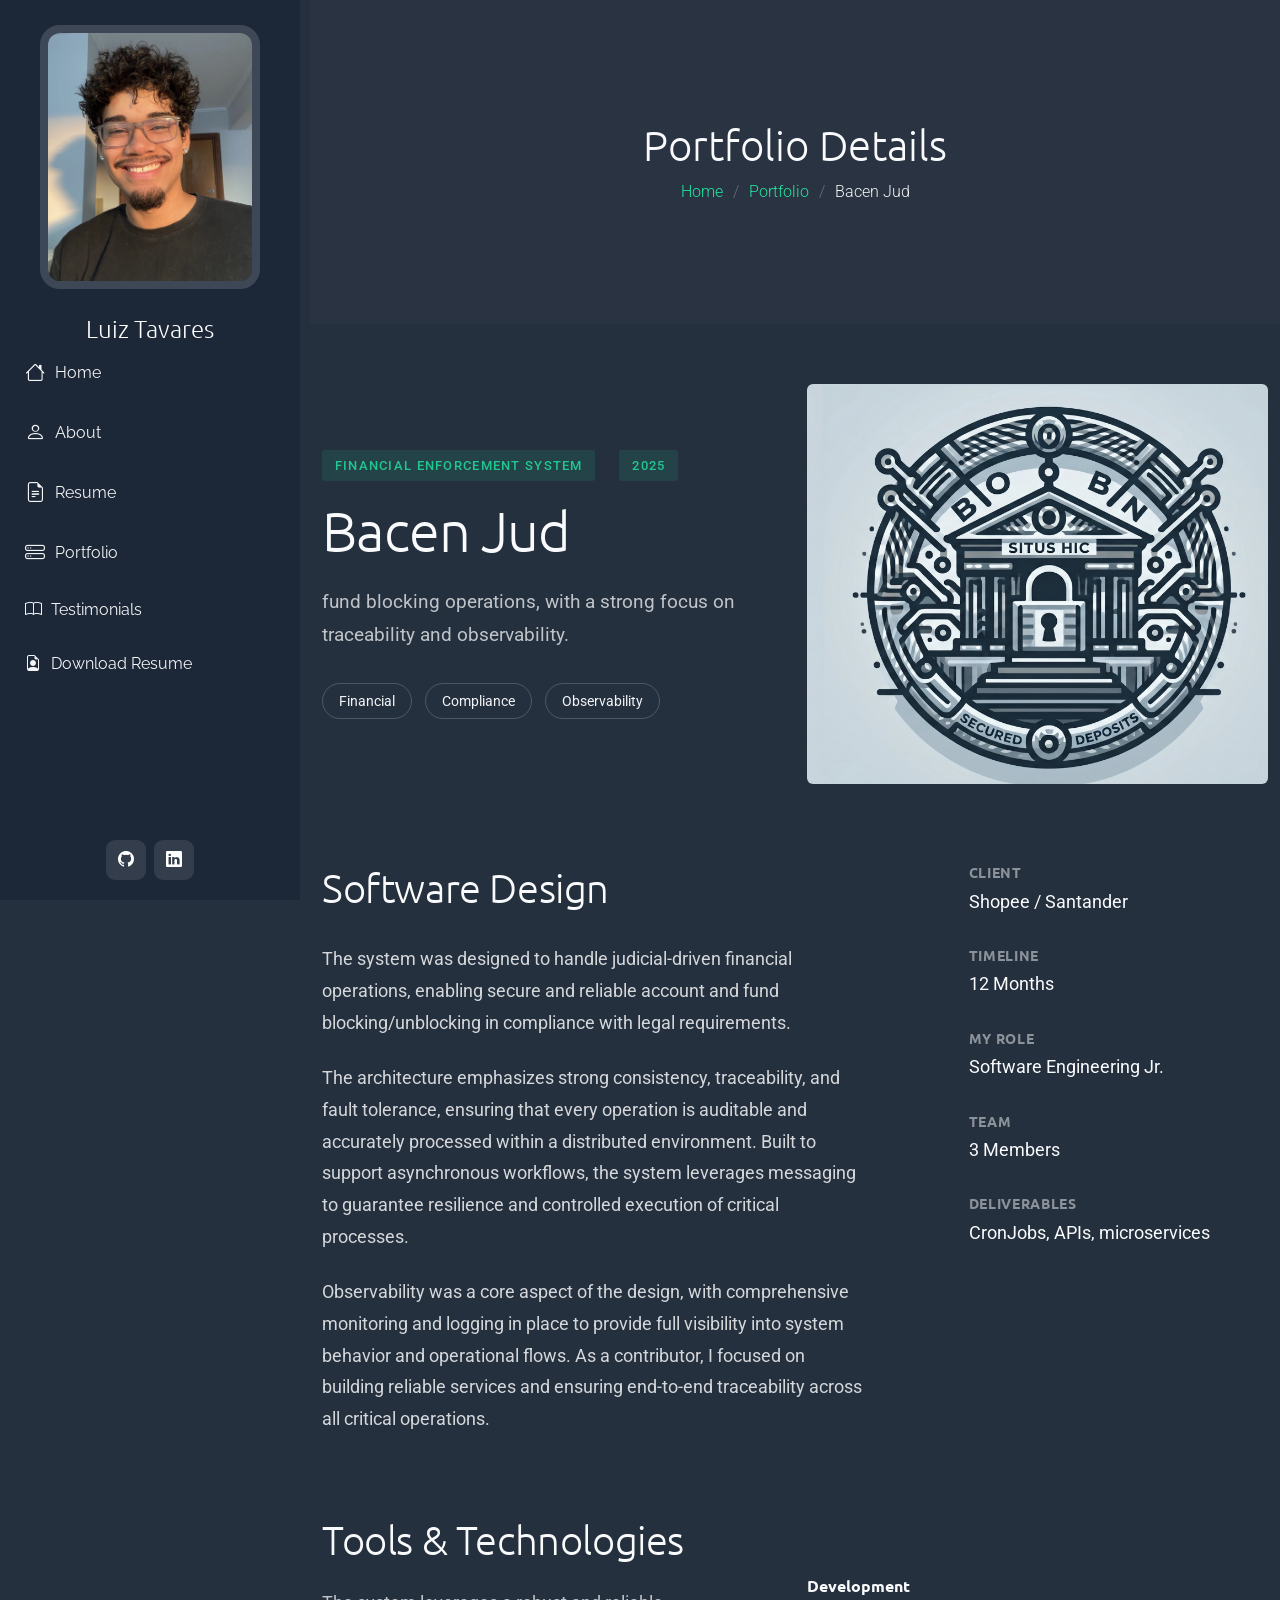
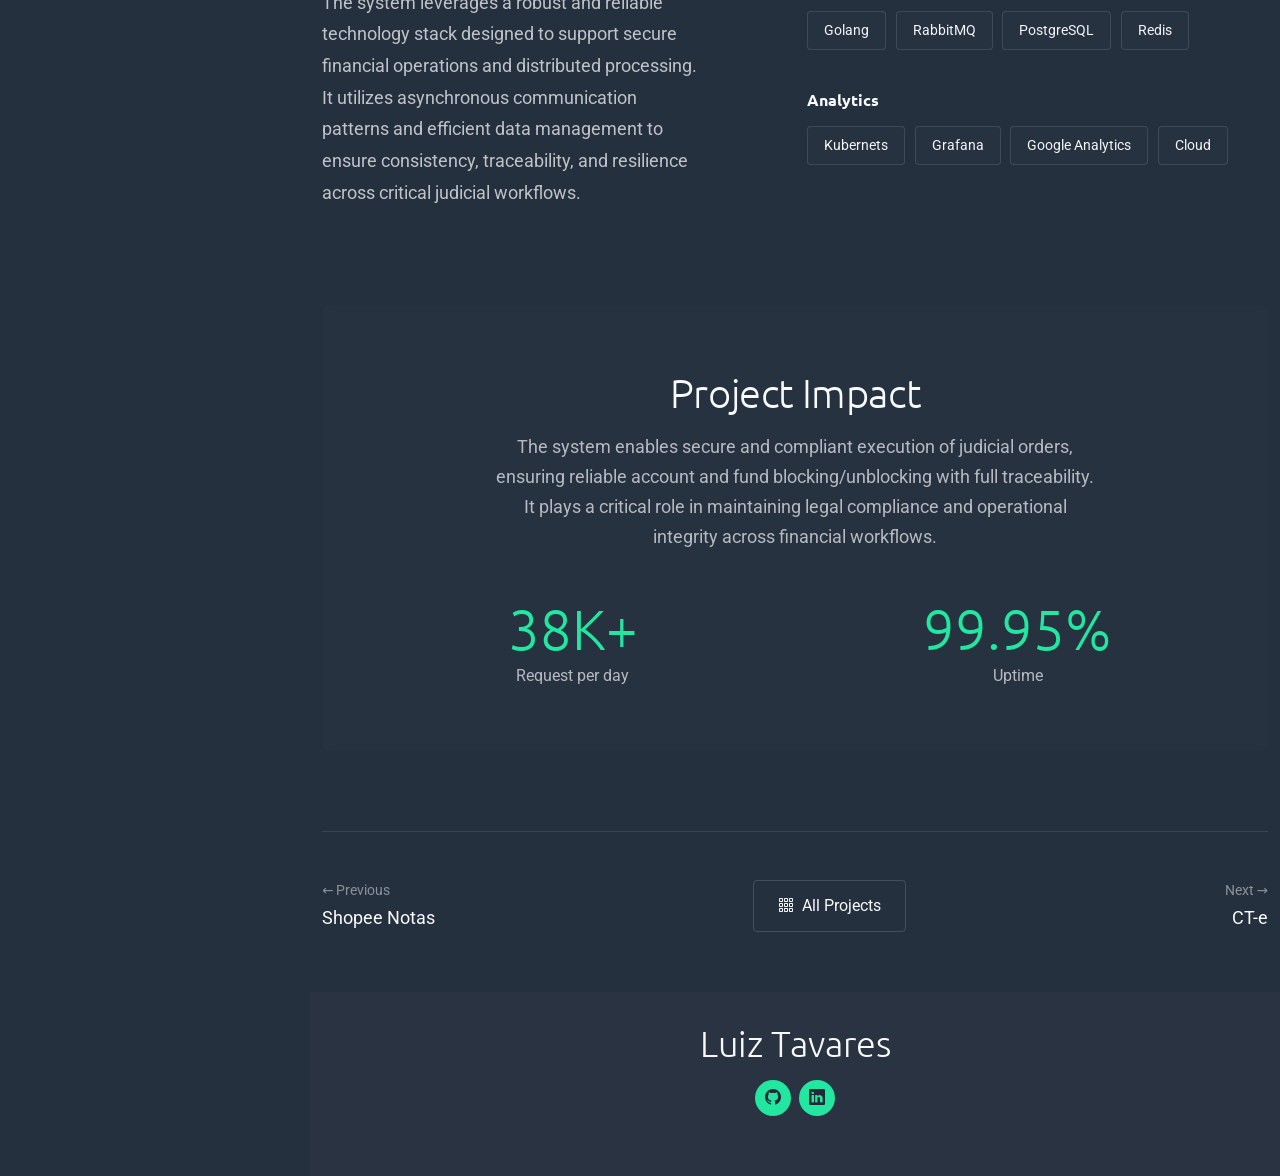
<file: portfolio-details-bacen-jud.html>
<!DOCTYPE html>
<html lang="en">

<head>
  <meta charset="utf-8">
  <meta content="width=device-width, initial-scale=1.0" name="viewport">
  <title>Portfolio Details - Shopee Notas</title>
  <meta name="description" content="">
  <meta name="keywords" content="">

  <!-- Favicons -->
  <link href="assets/img/favicon.png" rel="icon">
  <link href="assets/img/apple-touch-icon.png" rel="apple-touch-icon">

  <!-- Fonts -->
  <link href="https://fonts.googleapis.com" rel="preconnect">
  <link href="https://fonts.gstatic.com" rel="preconnect" crossorigin>
  <link href="https://fonts.googleapis.com/css2?family=Roboto:ital,wght@0,100;0,300;0,400;0,500;0,700;0,900;1,100;1,300;1,400;1,500;1,700;1,900&family=Raleway:ital,wght@0,100;0,200;0,300;0,400;0,500;0,600;0,700;0,800;0,900;1,100;1,200;1,300;1,400;1,500;1,600;1,700;1,800;1,900&family=Ubuntu:ital,wght@0,300;0,400;0,500;0,700;1,300;1,400;1,500;1,700&display=swap" rel="stylesheet">

  <!-- Vendor CSS Files -->
  <link href="assets/vendor/bootstrap/css/bootstrap.min.css" rel="stylesheet">
  <link href="assets/vendor/bootstrap-icons/bootstrap-icons.css" rel="stylesheet">
  <link href="assets/vendor/aos/aos.css" rel="stylesheet">
  <link href="assets/vendor/glightbox/css/glightbox.min.css" rel="stylesheet">
  <link href="assets/vendor/swiper/swiper-bundle.min.css" rel="stylesheet">

  <!-- Main CSS File -->
  <link href="assets/css/main.css" rel="stylesheet">

  <!-- =======================================================
  * Template Name: MyPage
  * Template URL: https://bootstrapmade.com/mypage-bootstrap-personal-template/
  * Updated: Sep 20 2025 with Bootstrap v5.3.8
  * Author: BootstrapMade.com
  * License: https://bootstrapmade.com/license/
  ======================================================== -->
</head>

<body class="portfolio-details-page">

  <header id="header" class="header dark-background d-flex flex-column justify-content-between">
    <i class="header-toggle d-xl-none bi bi-list"></i>

    <div class="header-top">
      <div class="profile-img">
        <img src="assets/img/profile/profile-square-14.webp" alt="" class="img-fluid">
      </div>

      <a href="index.html" class="logo d-flex align-items-center justify-content-center">
        <!-- Uncomment the line below if you also wish to use an image logo -->
        <!-- <img src="assets/img/logo.webp" alt=""> -->
        <h1 class="sitename">Luiz Tavares</h1>
      </a>

    </div>

    <nav id="navmenu" class="navmenu">
      <ul>
        <li><a href="./#hero"><i class="bi bi-house navicon"></i>Home</a></li>
        <li><a href="./#about"><i class="bi bi-person navicon"></i> About</a></li>
        <li><a href="./#resume"><i class="bi bi-file-earmark-text navicon"></i> Resume</a></li>
        <li><a href="./#portfolio"><i style="margin-right: 10px;" class="bi bi-hdd-stack navicon"></i> Portfolio</a></li>
        <li><a href="./#testimonials"><i style="margin-right: 10px;" class="bi bi-book"></i>Testimonials</a></li>
        <li>
          <a href="assets/resume.pdf" download>
            <i style="margin-right: 10px;" class="bi bi-file-earmark-person"></i>
            Download Resume
          </a>
        </li>
      </ul>
    </nav>

    <div class="social-links text-center">
      <a href="https://github.com/luizedureis" class="github"><i class="bi bi-github"></i></a>
      <a href="https://www.linkedin.com/in/luiz-t4vares" class="linkedin"><i class="bi bi-linkedin"></i></a>
    </div>
  </header>

  <main class="main">

    <!-- Page Title -->
    <div class="page-title light-background">
      <div class="container">
        <h1>Portfolio Details</h1>
        <nav class="breadcrumbs">
          <ol>
            <li><a href="index.html">Home</a></li>
            <li><a href="./#portfolio">Portfolio</a></li>
            <li class="current">Bacen Jud</li>
          </ol>
        </nav>
      </div>
    </div><!-- End Page Title -->

    <!-- Portfolio Details Section -->
    <section id="portfolio-details" class="portfolio-details section">

      <div class="container" data-aos="fade-up" data-aos-delay="100">

        <div class="hero-section">
          <div class="row align-items-center">
            <div class="col-lg-6" data-aos="fade-right">
              <div class="project-header">
                <div class="project-meta">
                  <span class="category">Financial Enforcement System</span>
                  <span class="year">2025</span>
                </div>
                <h1 class="project-title">Bacen Jud</h1>
                <p class="project-summary">fund blocking operations, with a strong focus on traceability and observability.</p>
                <div class="project-tags">
                  <span class="tag">Financial</span>
                  <span class="tag">Compliance</span>
                  <span class="tag">Observability</span>
                </div>
              </div>
            </div>
            <div class="col-lg-6" data-aos="fade-left" data-aos-delay="200">
              <div class="hero-image">
                <img src="assets/img/portfolio/portfolio-bacenjud.webp" alt="Project showcase" class="img-fluid" loading="lazy">
              </div>
            </div>
          </div>
        </div>

        <div class="content-section">
          <div class="row">
            <div class="col-lg-7" data-aos="fade-up" data-aos-delay="100">
              <div class="main-content">
                <h2>Software Design</h2>
                  <p>The system was designed to handle judicial-driven financial operations, enabling secure and reliable account and fund blocking/unblocking in compliance with legal requirements.</p>
                  <p>The architecture emphasizes strong consistency, traceability, and fault tolerance, ensuring that every operation is auditable and accurately processed within a distributed environment. Built to support asynchronous workflows, the system leverages messaging to guarantee resilience and controlled execution of critical processes.</p>
                  <p>Observability was a core aspect of the design, with comprehensive monitoring and logging in place to provide full visibility into system behavior and operational flows. As a contributor, I focused on building reliable services and ensuring end-to-end traceability across all critical operations.</p>
              </div>
            </div>
            <div class="col-lg-4 offset-lg-1" data-aos="fade-up" data-aos-delay="200">
              <div class="project-specs">
                <div class="spec-item">
                  <h5>Client</h5>
                  <p>Shopee / Santander</p>
                </div>
                <div class="spec-item">
                  <h5>Timeline</h5>
                  <p>12 Months</p>
                </div>
                <div class="spec-item">
                  <h5>My Role</h5>
                  <p>Software Engineering Jr.</p>
                </div>
                <div class="spec-item">
                  <h5>Team</h5>
                  <p>3 Members</p>
                </div>
                <div class="spec-item">
                  <h5>Deliverables</h5>
                  <p>CronJobs, APIs, microservices</p>
                </div>
              </div>
            </div>
          </div>
        </div>

      

        <div class="tools-section" data-aos="fade-up" data-aos-delay="100">
          <div class="row align-items-center">
            <div class="col-lg-5">
              <h2>Tools &amp; Technologies</h2>
              <p>The system leverages a robust and reliable technology stack designed to support secure financial operations and distributed processing. It utilizes asynchronous communication patterns and efficient data management to ensure consistency, traceability, and resilience across critical judicial workflows.</p>
            </div>
            <div class="col-lg-6 offset-lg-1">
              <div class="tools-grid">
                <div class="tool-category" data-aos="fade-up" data-aos-delay="200">
                  <h5>Development</h5>
                  <div class="tool-list">
                    <span class="tool-item">Golang</span>
                    <span class="tool-item">RabbitMQ</span>
                    <span class="tool-item">PostgreSQL</span>
                    <span class="tool-item">Redis</span>
                  </div>
                </div>
                <div class="tool-category" data-aos="fade-up" data-aos-delay="250">
                  <h5>Analytics</h5>
                  <div class="tool-list">
                    <span class="tool-item">Kubernets</span>
                    <span class="tool-item">Grafana</span>
                    <span class="tool-item">Google Analytics</span>
                    <span class="tool-item">Cloud</span>
                  </div>
                </div>
              </div>
            </div>
          </div>
        </div>

        <div class="impact-metrics" data-aos="fade-up" data-aos-delay="100">
          <div class="metrics-container">
            <div class="metrics-header">
              <h2>Project Impact</h2>
              <p>The system enables secure and compliant execution of judicial orders, ensuring reliable account and fund blocking/unblocking with full traceability. It plays a critical role in maintaining legal compliance and operational integrity across financial workflows.</p>
            </div>
            <div class="metrics-grid">
              <div class="metric-card" data-aos="fade-up" data-aos-delay="150">
                <div class="metric-value">38K+</div>
                <div class="metric-label">Request per day</div>
              </div>
              <div class="metric-card" data-aos="fade-up" data-aos-delay="200">
                <div class="metric-value">99.95%</div>
                <div class="metric-label">Uptime</div>
              </div>
            </div>
          </div>
        </div>
        
        <!-- TODO ajustar links para outros projetos -->
        <div class="project-nav" data-aos="fade-up" data-aos-delay="100">
          <div class="nav-wrapper">
            <a href="portfolio-details-shopee-notas.html" class="nav-link prev-project">
              <div class="nav-content">
                <span class="nav-direction">← Previous</span>
                <span class="nav-title">Shopee Notas</span>
              </div>
            </a>
            <a href="./#portfolio" class="nav-link all-projects">
              <i class="bi bi-grid-3x3-gap"></i>
              <span>All Projects</span>
            </a>
            <a href="portfolio-details-cte.html" class="nav-link next-project">
              <div class="nav-content">
                <span class="nav-direction">Next →</span>
                <span class="nav-title">CT-e</span>
              </div>
            </a>
          </div>
        </div>

      </div>

    </section><!-- /Portfolio Details Section -->

  </main>

  <footer id="footer" class="footer light-background">
    <div class="container">
      <h3 class="sitename">Luiz Tavares</h3>
      <div class="social-links d-flex justify-content-center">
        <a href="https://github.com/luizedureis"><i class="bi bi-github"></i></a>
        <a href="https://www.linkedin.com/in/luiz-t4vares"><i class="bi bi-linkedin"></i></a>
      </div>
    </div>
  </footer>

  <!-- Scroll Top -->
  <a href="#" id="scroll-top" class="scroll-top d-flex align-items-center justify-content-center"><i class="bi bi-arrow-up-short"></i></a>

  <!-- Preloader -->
  <div id="preloader"></div>

  <!-- Vendor JS Files -->
  <script src="assets/vendor/bootstrap/js/bootstrap.bundle.min.js"></script>
  <script src="assets/vendor/php-email-form/validate.js"></script>
  <script src="assets/vendor/aos/aos.js"></script>
  <script src="assets/vendor/purecounter/purecounter_vanilla.js"></script>
  <script src="assets/vendor/typed.js/typed.umd.js"></script>
  <script src="assets/vendor/waypoints/noframework.waypoints.js"></script>
  <script src="assets/vendor/imagesloaded/imagesloaded.pkgd.min.js"></script>
  <script src="assets/vendor/isotope-layout/isotope.pkgd.min.js"></script>
  <script src="assets/vendor/glightbox/js/glightbox.min.js"></script>
  <script src="assets/vendor/swiper/swiper-bundle.min.js"></script>

  <!-- Main JS File -->
  <script src="assets/js/main.js"></script>

</body>

</html>
</file>
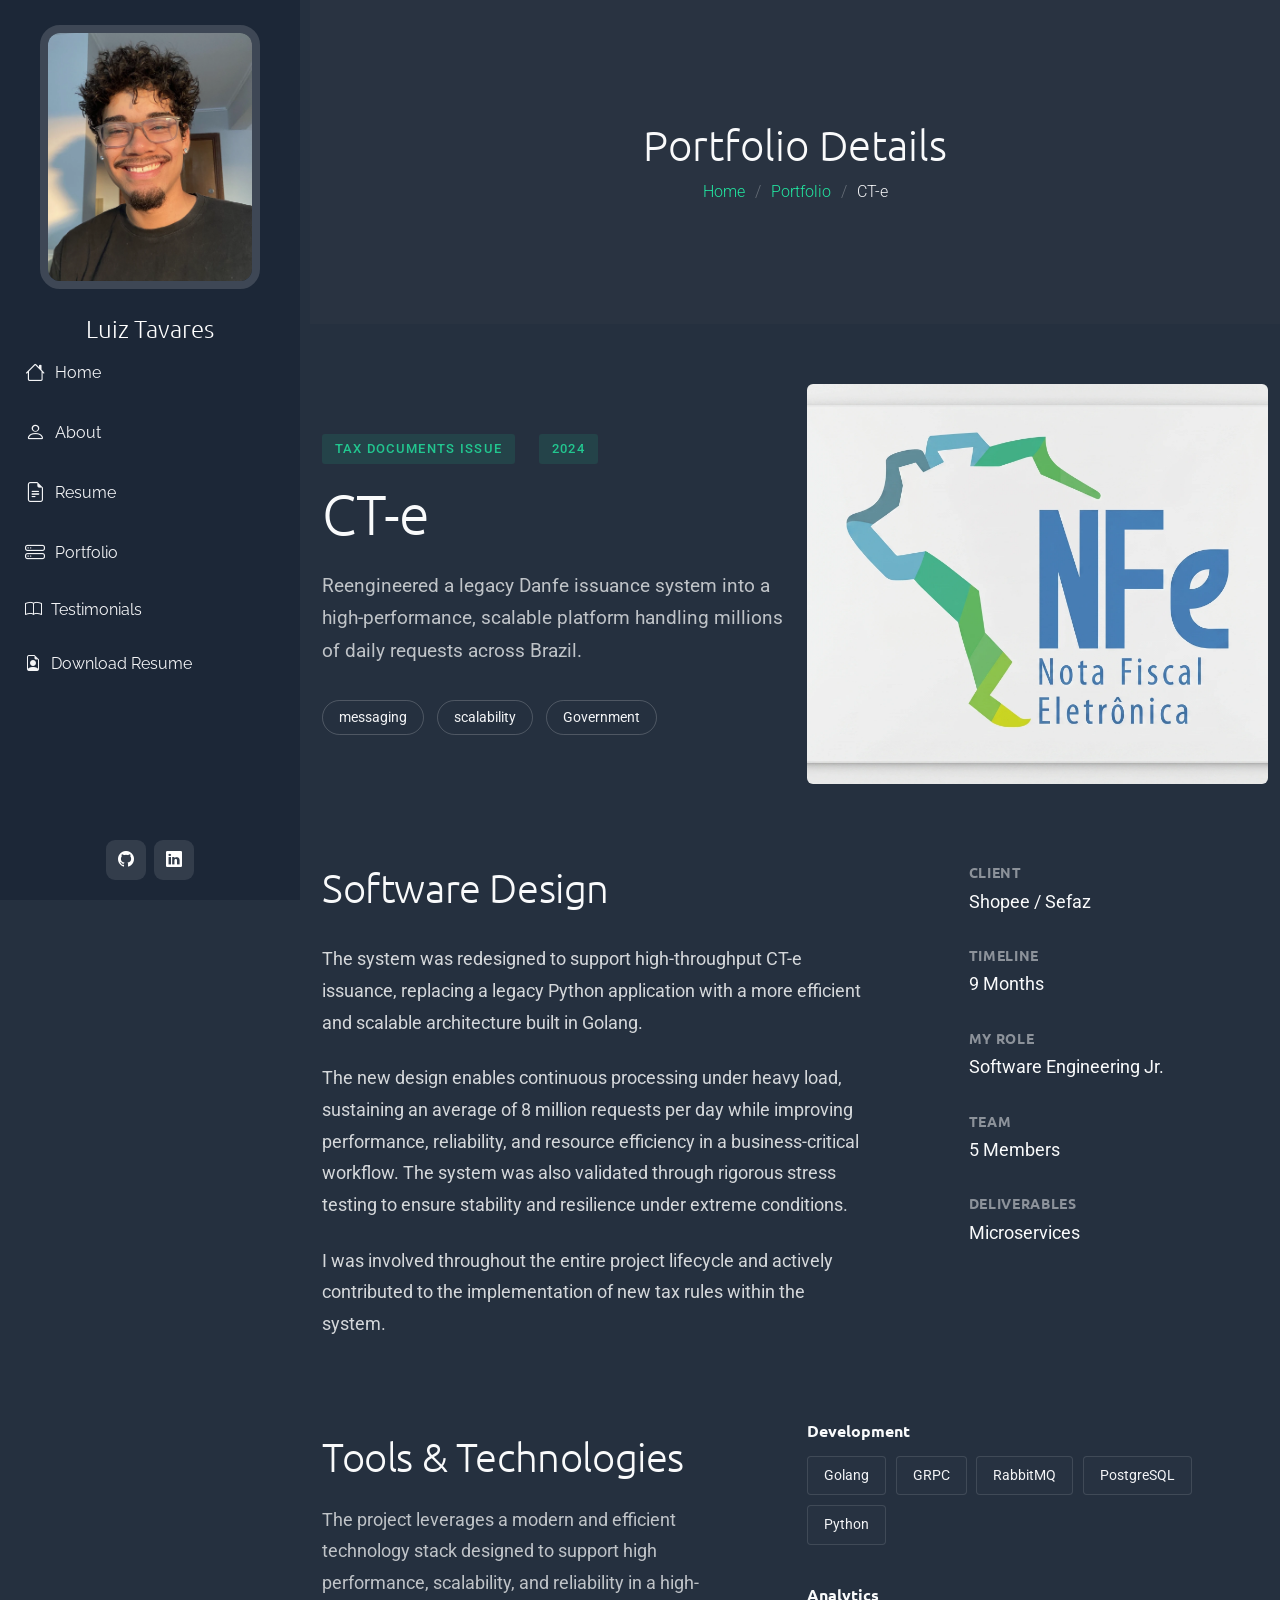
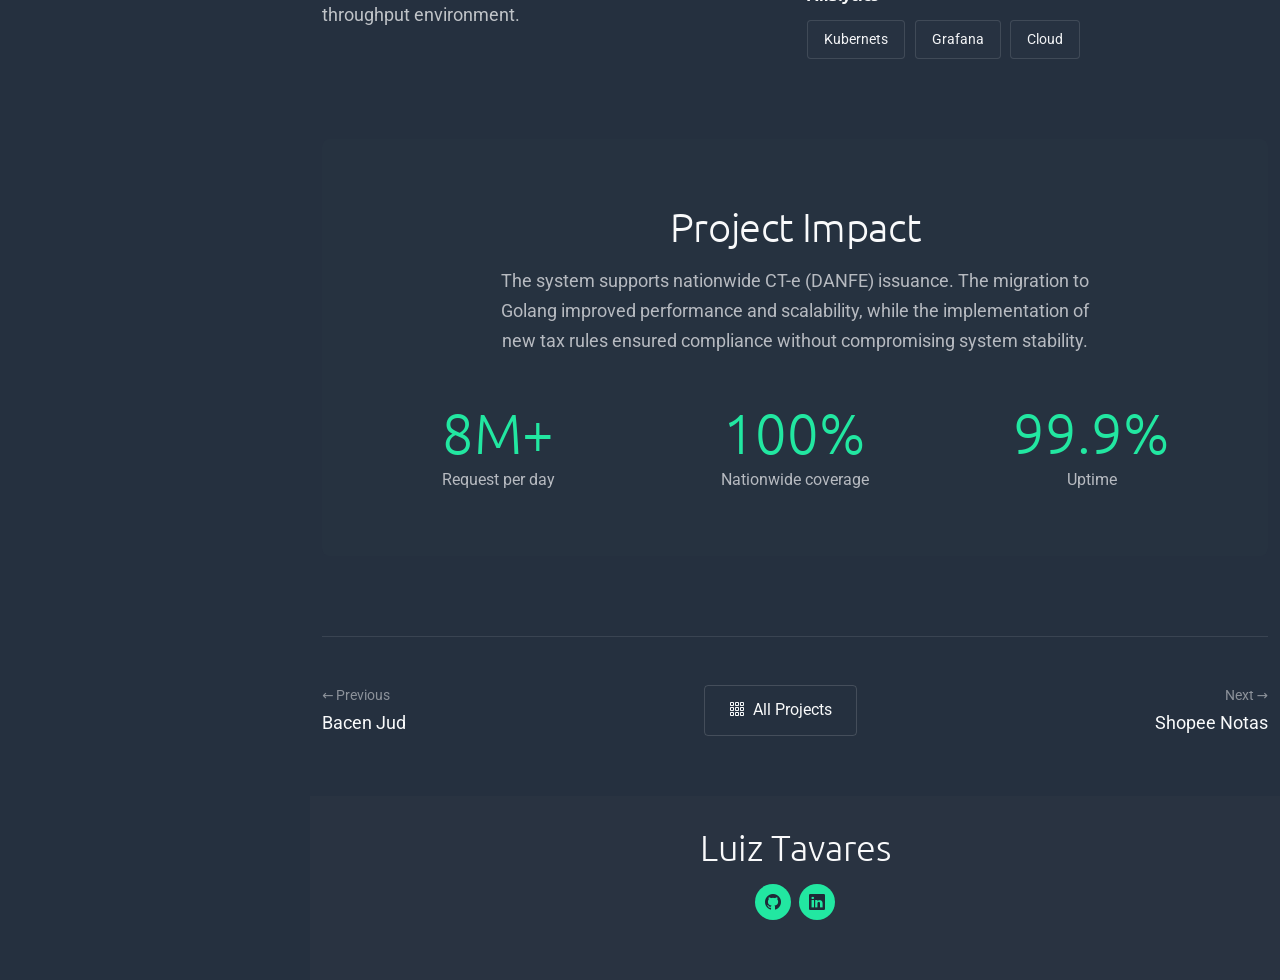
<file: portfolio-details-cte.html>
<!DOCTYPE html>
<html lang="en">

<head>
  <meta charset="utf-8">
  <meta content="width=device-width, initial-scale=1.0" name="viewport">
  <title>Portfolio Details - Shopee Notas</title>
  <meta name="description" content="">
  <meta name="keywords" content="">

  <!-- Favicons -->
  <link href="assets/img/favicon.png" rel="icon">
  <link href="assets/img/apple-touch-icon.png" rel="apple-touch-icon">

  <!-- Fonts -->
  <link href="https://fonts.googleapis.com" rel="preconnect">
  <link href="https://fonts.gstatic.com" rel="preconnect" crossorigin>
  <link href="https://fonts.googleapis.com/css2?family=Roboto:ital,wght@0,100;0,300;0,400;0,500;0,700;0,900;1,100;1,300;1,400;1,500;1,700;1,900&family=Raleway:ital,wght@0,100;0,200;0,300;0,400;0,500;0,600;0,700;0,800;0,900;1,100;1,200;1,300;1,400;1,500;1,600;1,700;1,800;1,900&family=Ubuntu:ital,wght@0,300;0,400;0,500;0,700;1,300;1,400;1,500;1,700&display=swap" rel="stylesheet">

  <!-- Vendor CSS Files -->
  <link href="assets/vendor/bootstrap/css/bootstrap.min.css" rel="stylesheet">
  <link href="assets/vendor/bootstrap-icons/bootstrap-icons.css" rel="stylesheet">
  <link href="assets/vendor/aos/aos.css" rel="stylesheet">
  <link href="assets/vendor/glightbox/css/glightbox.min.css" rel="stylesheet">
  <link href="assets/vendor/swiper/swiper-bundle.min.css" rel="stylesheet">

  <!-- Main CSS File -->
  <link href="assets/css/main.css" rel="stylesheet">

  <!-- =======================================================
  * Template Name: MyPage
  * Template URL: https://bootstrapmade.com/mypage-bootstrap-personal-template/
  * Updated: Sep 20 2025 with Bootstrap v5.3.8
  * Author: BootstrapMade.com
  * License: https://bootstrapmade.com/license/
  ======================================================== -->
</head>

<body class="portfolio-details-page">

  <header id="header" class="header dark-background d-flex flex-column justify-content-between">
    <i class="header-toggle d-xl-none bi bi-list"></i>

    <div class="header-top">
      <div class="profile-img">
        <img src="assets/img/profile/profile-square-14.webp" alt="" class="img-fluid">
      </div>

      <a href="index.html" class="logo d-flex align-items-center justify-content-center">
        <!-- Uncomment the line below if you also wish to use an image logo -->
        <!-- <img src="assets/img/logo.webp" alt=""> -->
        <h1 class="sitename">Luiz Tavares</h1>
      </a>

    </div>

    <nav id="navmenu" class="navmenu">
      <ul>
        <li><a href="./#hero"><i class="bi bi-house navicon"></i>Home</a></li>
        <li><a href="./#about"><i class="bi bi-person navicon"></i> About</a></li>
        <li><a href="./#resume"><i class="bi bi-file-earmark-text navicon"></i> Resume</a></li>
        <li><a href="./#portfolio"><i style="margin-right: 10px;" class="bi bi-hdd-stack navicon"></i> Portfolio</a></li>
        <li><a href="./#testimonials"><i style="margin-right: 10px;" class="bi bi-book"></i>Testimonials</a></li>
        <li>
          <a href="assets/resume.pdf" download>
            <i style="margin-right: 10px;" class="bi bi-file-earmark-person"></i>
            Download Resume
          </a>
        </li>
      </ul>
    </nav>

    <div class="social-links text-center">
      <a href="https://github.com/luizedureis" class="github"><i class="bi bi-github"></i></a>
      <a href="https://www.linkedin.com/in/luiz-t4vares" class="linkedin"><i class="bi bi-linkedin"></i></a>
    </div>
  </header>

  <main class="main">

    <!-- Page Title -->
    <div class="page-title light-background">
      <div class="container">
        <h1>Portfolio Details</h1>
        <nav class="breadcrumbs">
          <ol>
            <li><a href="index.html">Home</a></li>
            <li><a href="./#portfolio">Portfolio</a></li>
            <li class="current">CT-e</li>
          </ol>
        </nav>
      </div>
    </div><!-- End Page Title -->

    <!-- Portfolio Details Section -->
    <section id="portfolio-details" class="portfolio-details section">

      <div class="container" data-aos="fade-up" data-aos-delay="100">

        <div class="hero-section">
          <div class="row align-items-center">
            <div class="col-lg-6" data-aos="fade-right">
              <div class="project-header">
                <div class="project-meta">
                  <span class="category">Tax Documents issue</span>
                  <span class="year">2024</span>
                </div>
                <h1 class="project-title">CT-e</h1>
                <p class="project-summary">Reengineered a legacy Danfe issuance system into a high-performance, scalable platform handling millions of daily requests across Brazil.</p>
                <div class="project-tags">
                  <span class="tag">messaging</span>
                  <span class="tag">scalability</span>
                  <span class="tag">Government</span>
                </div>
              </div>
            </div>
            <div class="col-lg-6" data-aos="fade-left" data-aos-delay="200">
              <div class="hero-image">
                <img src="assets/img/portfolio/portfolio-cte.webp" alt="Project showcase" class="img-fluid" loading="lazy">
              </div>
            </div>
          </div>
        </div>

        <div class="content-section">
          <div class="row">
            <div class="col-lg-7" data-aos="fade-up" data-aos-delay="100">
              <div class="main-content">
                <h2>Software Design</h2>
                  <p>The system was redesigned to support high-throughput CT-e issuance, replacing a legacy Python application with a more efficient and scalable architecture built in Golang.</p>
                  <p>The new design enables continuous processing under heavy load, sustaining an average of 8 million requests per day while improving performance, reliability, and resource efficiency in a business-critical workflow. The system was also validated through rigorous stress testing to ensure stability and resilience under extreme conditions.</p>
                  <p>I was involved throughout the entire project lifecycle and actively contributed to the implementation of new tax rules within the system.</p>
              </div>
            </div>
            <div class="col-lg-4 offset-lg-1" data-aos="fade-up" data-aos-delay="200">
              <div class="project-specs">
                <div class="spec-item">
                  <h5>Client</h5>
                  <p>Shopee / Sefaz</p>
                </div>
                <div class="spec-item">
                  <h5>Timeline</h5>
                  <p>9 Months</p>
                </div>
                <div class="spec-item">
                  <h5>My Role</h5>
                  <p>Software Engineering Jr.</p>
                </div>
                <div class="spec-item">
                  <h5>Team</h5>
                  <p>5 Members</p>
                </div>
                <div class="spec-item">
                  <h5>Deliverables</h5>
                  <p>Microservices</p>
                </div>
              </div>
            </div>
          </div>
        </div>

      

        <div class="tools-section" data-aos="fade-up" data-aos-delay="100">
          <div class="row align-items-center">
            <div class="col-lg-5">
              <h2>Tools &amp; Technologies</h2>
              <p>The project leverages a modern and efficient technology stack designed to support high performance, scalability, and reliability in a high-throughput environment.</p>
            </div>
            <div class="col-lg-6 offset-lg-1">
              <div class="tools-grid">
                <div class="tool-category" data-aos="fade-up" data-aos-delay="200">
                  <h5>Development</h5>
                  <div class="tool-list">
                    <span class="tool-item">Golang</span>
                    <span class="tool-item">GRPC</span>
                    <span class="tool-item">RabbitMQ</span>
                    <span class="tool-item">PostgreSQL</span>
                    <span class="tool-item">Python</span>
                  </div>
                </div>
                <div class="tool-category" data-aos="fade-up" data-aos-delay="250">
                  <h5>Analytics</h5>
                  <div class="tool-list">
                    <span class="tool-item">Kubernets</span>
                    <span class="tool-item">Grafana</span>
                    <span class="tool-item">Cloud</span>
                  </div>
                </div>
              </div>
            </div>
          </div>
        </div>

        <div class="impact-metrics" data-aos="fade-up" data-aos-delay="100">
          <div class="metrics-container">
            <div class="metrics-header">
              <h2>Project Impact</h2>
              <p>The system supports nationwide CT-e (DANFE) issuance. The migration to Golang improved performance and scalability, while the implementation of new tax rules ensured compliance without compromising system stability.</p>
            </div>
            <div class="metrics-grid">
              <div class="metric-card" data-aos="fade-up" data-aos-delay="150">
                <div class="metric-value">8M+</div>
                <div class="metric-label">Request per day</div>
              </div>
              <div class="metric-card" data-aos="fade-up" data-aos-delay="200">
                <div class="metric-value">100%</div>
                <div class="metric-label">Nationwide coverage</div>
              </div>
              <div class="metric-card" data-aos="fade-up" data-aos-delay="250">
                <div class="metric-value">99.9% </div>
                <div class="metric-label">Uptime</div>
              </div>
              
            </div>
          </div>
        </div>
        
        <!-- TODO ajustar links para outros projetos -->
        <div class="project-nav" data-aos="fade-up" data-aos-delay="100">
          <div class="nav-wrapper">
            <a href="portfolio-details-bacen-jud.html" class="nav-link prev-project">
              <div class="nav-content">
                <span class="nav-direction">← Previous</span>
                <span class="nav-title">Bacen Jud</span>
              </div>
            </a>
            <a href="./#portfolio" class="nav-link all-projects">
              <i class="bi bi-grid-3x3-gap"></i>
              <span>All Projects</span>
            </a>
            <a href="portfolio-details-shopee-notas.html" class="nav-link next-project">
              <div class="nav-content">
                <span class="nav-direction">Next →</span>
                <span class="nav-title">Shopee Notas</span>
              </div>
            </a>
          </div>
        </div>

      </div>

    </section><!-- /Portfolio Details Section -->

  </main>

  <footer id="footer" class="footer light-background">
    <div class="container">
      <h3 class="sitename">Luiz Tavares</h3>
      <div class="social-links d-flex justify-content-center">
        <a href="https://github.com/luizedureis"><i class="bi bi-github"></i></a>
        <a href="https://www.linkedin.com/in/luiz-t4vares"><i class="bi bi-linkedin"></i></a>
      </div>
    </div>
  </footer>

  <!-- Scroll Top -->
  <a href="#" id="scroll-top" class="scroll-top d-flex align-items-center justify-content-center"><i class="bi bi-arrow-up-short"></i></a>

  <!-- Preloader -->
  <div id="preloader"></div>

  <!-- Vendor JS Files -->
  <script src="assets/vendor/bootstrap/js/bootstrap.bundle.min.js"></script>
  <script src="assets/vendor/php-email-form/validate.js"></script>
  <script src="assets/vendor/aos/aos.js"></script>
  <script src="assets/vendor/purecounter/purecounter_vanilla.js"></script>
  <script src="assets/vendor/typed.js/typed.umd.js"></script>
  <script src="assets/vendor/waypoints/noframework.waypoints.js"></script>
  <script src="assets/vendor/imagesloaded/imagesloaded.pkgd.min.js"></script>
  <script src="assets/vendor/isotope-layout/isotope.pkgd.min.js"></script>
  <script src="assets/vendor/glightbox/js/glightbox.min.js"></script>
  <script src="assets/vendor/swiper/swiper-bundle.min.js"></script>

  <!-- Main JS File -->
  <script src="assets/js/main.js"></script>

</body>

</html>
</file>
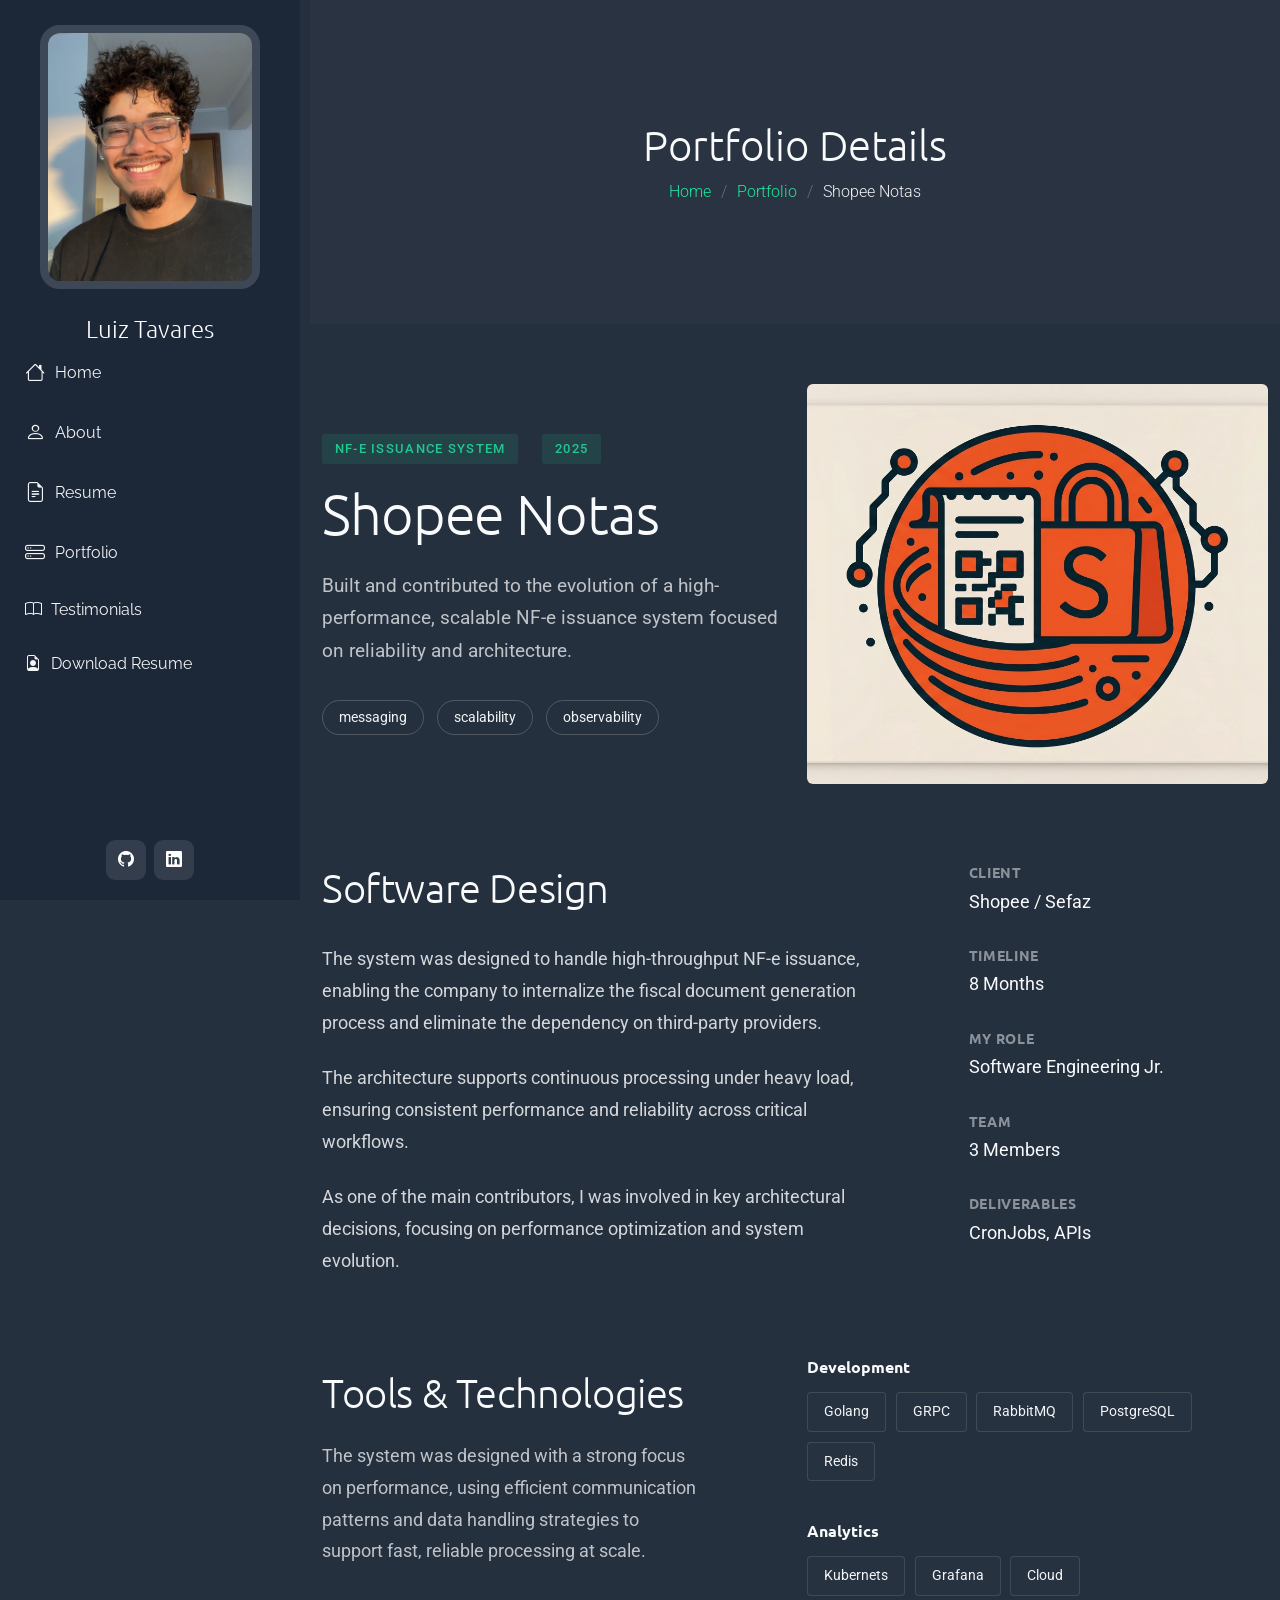
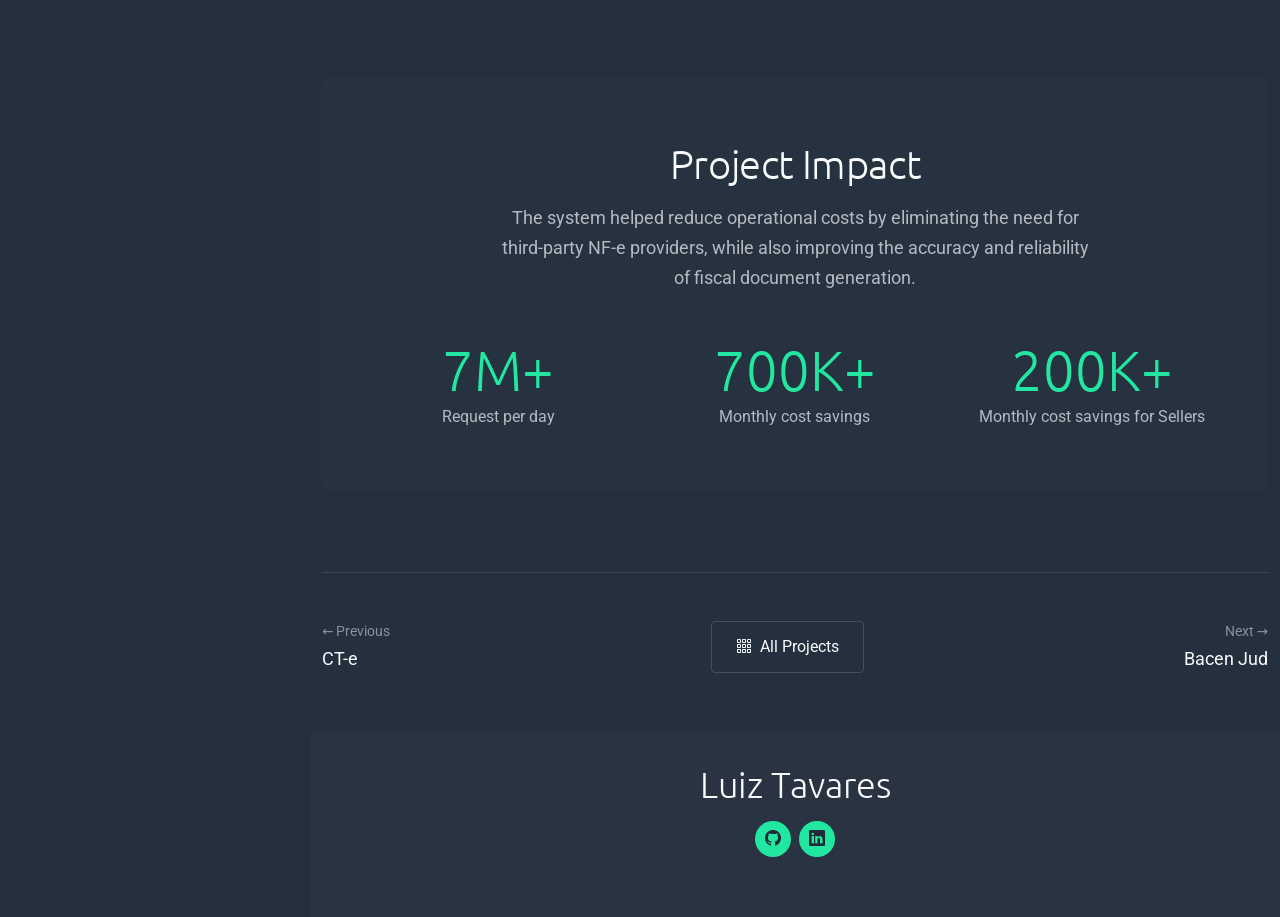
<file: portfolio-details-shopee-notas.html>
<!DOCTYPE html>
<html lang="en">

<head>
  <meta charset="utf-8">
  <meta content="width=device-width, initial-scale=1.0" name="viewport">
  <title>Portfolio Details - Shopee Notas</title>
  <meta name="description" content="">
  <meta name="keywords" content="">

  <!-- Favicons -->
  <link href="assets/img/favicon.png" rel="icon">
  <link href="assets/img/apple-touch-icon.png" rel="apple-touch-icon">

  <!-- Fonts -->
  <link href="https://fonts.googleapis.com" rel="preconnect">
  <link href="https://fonts.gstatic.com" rel="preconnect" crossorigin>
  <link href="https://fonts.googleapis.com/css2?family=Roboto:ital,wght@0,100;0,300;0,400;0,500;0,700;0,900;1,100;1,300;1,400;1,500;1,700;1,900&family=Raleway:ital,wght@0,100;0,200;0,300;0,400;0,500;0,600;0,700;0,800;0,900;1,100;1,200;1,300;1,400;1,500;1,600;1,700;1,800;1,900&family=Ubuntu:ital,wght@0,300;0,400;0,500;0,700;1,300;1,400;1,500;1,700&display=swap" rel="stylesheet">

  <!-- Vendor CSS Files -->
  <link href="assets/vendor/bootstrap/css/bootstrap.min.css" rel="stylesheet">
  <link href="assets/vendor/bootstrap-icons/bootstrap-icons.css" rel="stylesheet">
  <link href="assets/vendor/aos/aos.css" rel="stylesheet">
  <link href="assets/vendor/glightbox/css/glightbox.min.css" rel="stylesheet">
  <link href="assets/vendor/swiper/swiper-bundle.min.css" rel="stylesheet">

  <!-- Main CSS File -->
  <link href="assets/css/main.css" rel="stylesheet">

  <!-- =======================================================
  * Template Name: MyPage
  * Template URL: https://bootstrapmade.com/mypage-bootstrap-personal-template/
  * Updated: Sep 20 2025 with Bootstrap v5.3.8
  * Author: BootstrapMade.com
  * License: https://bootstrapmade.com/license/
  ======================================================== -->
</head>

<body class="portfolio-details-page">

  <header id="header" class="header dark-background d-flex flex-column justify-content-between">
    <i class="header-toggle d-xl-none bi bi-list"></i>

    <div class="header-top">
      <div class="profile-img">
        <img src="assets/img/profile/profile-square-14.webp" alt="" class="img-fluid">
      </div>

      <a href="index.html" class="logo d-flex align-items-center justify-content-center">
        <!-- Uncomment the line below if you also wish to use an image logo -->
        <!-- <img src="assets/img/logo.webp" alt=""> -->
        <h1 class="sitename">Luiz Tavares</h1>
      </a>

    </div>

    <nav id="navmenu" class="navmenu">
      <ul>
        <li><a href="./#hero"><i class="bi bi-house navicon"></i>Home</a></li>
        <li><a href="./#about"><i class="bi bi-person navicon"></i> About</a></li>
        <li><a href="./#resume"><i class="bi bi-file-earmark-text navicon"></i> Resume</a></li>
        <li><a href="./#portfolio"><i style="margin-right: 10px;" class="bi bi-hdd-stack navicon"></i> Portfolio</a></li>
        <li><a href="./#testimonials"><i style="margin-right: 10px;" class="bi bi-book"></i>Testimonials</a></li>
        <li>
          <a href="assets/resume.pdf" download>
            <i style="margin-right: 10px;" class="bi bi-file-earmark-person"></i>
            Download Resume
          </a>
        </li>
      </ul>
    </nav>

    <div class="social-links text-center">
      <a href="https://github.com/luizedureis" class="github"><i class="bi bi-github"></i></a>
      <a href="https://www.linkedin.com/in/luiz-t4vares" class="linkedin"><i class="bi bi-linkedin"></i></a>
    </div>
  </header>

  <main class="main">

    <!-- Page Title -->
    <div class="page-title light-background">
      <div class="container">
        <h1>Portfolio Details</h1>
        <nav class="breadcrumbs">
          <ol>
            <li><a href="index.html">Home</a></li>
            <li><a href="./#portfolio">Portfolio</a></li>
            <li class="current">Shopee Notas</li>
          </ol>
        </nav>
      </div>
    </div><!-- End Page Title -->

    <!-- Portfolio Details Section -->
    <section id="portfolio-details" class="portfolio-details section">

      <div class="container" data-aos="fade-up" data-aos-delay="100">

        <div class="hero-section">
          <div class="row align-items-center">
            <div class="col-lg-6" data-aos="fade-right">
              <div class="project-header">
                <div class="project-meta">
                  <span class="category">NF-e issuance system</span>
                  <span class="year">2025</span>
                </div>
                <h1 class="project-title">Shopee Notas</h1>
                <p class="project-summary">Built and contributed to the evolution of a high-performance, scalable NF-e issuance system focused on reliability and architecture.</p>
                <div class="project-tags">
                  <span class="tag">messaging</span>
                  <span class="tag">scalability</span>
                  <span class="tag">observability</span>
                </div>
              </div>
            </div>
            <div class="col-lg-6" data-aos="fade-left" data-aos-delay="200">
              <div class="hero-image">
                <img src="assets/img/portfolio/portfolio-shopeenotas.webp" alt="Project showcase" class="img-fluid" loading="lazy">
              </div>
            </div>
          </div>
        </div>

        <div class="content-section">
          <div class="row">
            <div class="col-lg-7" data-aos="fade-up" data-aos-delay="100">
              <div class="main-content">
                <h2>Software Design</h2>
                  <p>The system was designed to handle high-throughput NF-e issuance, enabling the company to internalize the fiscal document generation process and eliminate the dependency on third-party providers.</p>
                  <p>The architecture supports continuous processing under heavy load, ensuring consistent performance and reliability across critical workflows.</p>
                  <p>As one of the main contributors, I was involved in key architectural decisions, focusing on performance optimization and system evolution.</p>
              </div>
            </div>
            <div class="col-lg-4 offset-lg-1" data-aos="fade-up" data-aos-delay="200">
              <div class="project-specs">
                <div class="spec-item">
                  <h5>Client</h5>
                  <p>Shopee / Sefaz</p>
                </div>
                <div class="spec-item">
                  <h5>Timeline</h5>
                  <p>8 Months</p>
                </div>
                <div class="spec-item">
                  <h5>My Role</h5>
                  <p>Software Engineering Jr.</p>
                </div>
                <div class="spec-item">
                  <h5>Team</h5>
                  <p>3 Members</p>
                </div>
                <div class="spec-item">
                  <h5>Deliverables</h5>
                  <p>CronJobs, APIs</p>
                </div>
              </div>
            </div>
          </div>
        </div>

      

        <div class="tools-section" data-aos="fade-up" data-aos-delay="100">
          <div class="row align-items-center">
            <div class="col-lg-5">
              <h2>Tools &amp; Technologies</h2>
              <p>The system was designed with a strong focus on performance, using efficient communication patterns and data handling strategies to support fast, reliable processing at scale.</p>
            </div>
            <div class="col-lg-6 offset-lg-1">
              <div class="tools-grid">
                <div class="tool-category" data-aos="fade-up" data-aos-delay="200">
                  <h5>Development</h5>
                  <div class="tool-list">
                    <span class="tool-item">Golang</span>
                    <span class="tool-item">GRPC</span>
                    <span class="tool-item">RabbitMQ</span>
                    <span class="tool-item">PostgreSQL</span>
                    <span class="tool-item">Redis</span>
                  </div>
                </div>
                <div class="tool-category" data-aos="fade-up" data-aos-delay="250">
                  <h5>Analytics</h5>
                  <div class="tool-list">
                    <span class="tool-item">Kubernets</span>
                    <span class="tool-item">Grafana</span>
                    <span class="tool-item">Cloud</span>
                  </div>
                </div>
              </div>
            </div>
          </div>
        </div>

        <div class="impact-metrics" data-aos="fade-up" data-aos-delay="100">
          <div class="metrics-container">
            <div class="metrics-header">
              <h2>Project Impact</h2>
              <p>The system helped reduce operational costs by eliminating the need for third-party NF-e providers, while also improving the accuracy and reliability of fiscal document generation.</p>
            </div>
            <div class="metrics-grid">
              <div class="metric-card" data-aos="fade-up" data-aos-delay="150">
                <div class="metric-value">7M+</div>
                <div class="metric-label">Request per day</div>
              </div>
              <div class="metric-card" data-aos="fade-up" data-aos-delay="200">
                <div class="metric-value">700K+</div>
                <div class="metric-label">Monthly cost savings</div>
              </div>
              <div class="metric-card" data-aos="fade-up" data-aos-delay="250">
                <div class="metric-value">200K+</div>
                <div class="metric-label">Monthly cost savings for Sellers</div>
              </div>
              
            </div>
          </div>
        </div>
        
        <!-- TODO ajustar links para outros projetos -->
        <div class="project-nav" data-aos="fade-up" data-aos-delay="100">
          <div class="nav-wrapper">
            <a href="portfolio-details-cte.html" class="nav-link prev-project">
              <div class="nav-content">
                <span class="nav-direction">← Previous</span>
                <span class="nav-title">CT-e</span>
              </div>
            </a>
            <a href="./#portfolio" class="nav-link all-projects">
              <i class="bi bi-grid-3x3-gap"></i>
              <span>All Projects</span>
            </a>
            <a href="portfolio-details-bacen-jud.html" class="nav-link next-project">
              <div class="nav-content">
                <span class="nav-direction">Next →</span>
                <span class="nav-title">Bacen Jud</span>
              </div>
            </a>
          </div>
        </div>

      </div>

    </section><!-- /Portfolio Details Section -->

  </main>

  <footer id="footer" class="footer light-background">
    <div class="container">
      <h3 class="sitename">Luiz Tavares</h3>
      <div class="social-links d-flex justify-content-center">
        <a href="https://github.com/luizedureis"><i class="bi bi-github"></i></a>
        <a href="https://www.linkedin.com/in/luiz-t4vares"><i class="bi bi-linkedin"></i></a>
      </div>
    </div>
  </footer>

  <!-- Scroll Top -->
  <a href="#" id="scroll-top" class="scroll-top d-flex align-items-center justify-content-center"><i class="bi bi-arrow-up-short"></i></a>

  <!-- Preloader -->
  <div id="preloader"></div>

  <!-- Vendor JS Files -->
  <script src="assets/vendor/bootstrap/js/bootstrap.bundle.min.js"></script>
  <script src="assets/vendor/php-email-form/validate.js"></script>
  <script src="assets/vendor/aos/aos.js"></script>
  <script src="assets/vendor/purecounter/purecounter_vanilla.js"></script>
  <script src="assets/vendor/typed.js/typed.umd.js"></script>
  <script src="assets/vendor/waypoints/noframework.waypoints.js"></script>
  <script src="assets/vendor/imagesloaded/imagesloaded.pkgd.min.js"></script>
  <script src="assets/vendor/isotope-layout/isotope.pkgd.min.js"></script>
  <script src="assets/vendor/glightbox/js/glightbox.min.js"></script>
  <script src="assets/vendor/swiper/swiper-bundle.min.js"></script>

  <!-- Main JS File -->
  <script src="assets/js/main.js"></script>

</body>

</html>
</file>
<file: assets/css/main.css>
/**
* Template Name: MyPage
* Template URL: https://bootstrapmade.com/mypage-bootstrap-personal-template/
* Updated: Sep 20 2025 with Bootstrap v5.3.8
* Author: BootstrapMade.com
* License: https://bootstrapmade.com/license/
*/

/*--------------------------------------------------------------
# Font & Color Variables
# Help: https://bootstrapmade.com/color-system/
--------------------------------------------------------------*/
/* Fonts */
:root {
  --default-font: "Roboto",  system-ui, -apple-system, "Segoe UI", Roboto, "Helvetica Neue", Arial, "Noto Sans", "Liberation Sans", sans-serif, "Apple Color Emoji", "Segoe UI Emoji", "Segoe UI Symbol", "Noto Color Emoji";
  --heading-font: "Ubuntu",  sans-serif;
  --nav-font: "Raleway",  sans-serif;
}

/* Global Colors - The following color variables are used throughout the website. Updating them here will change the color scheme of the entire website */
:root { 
  --background-color: #25303f; /* Background color for the entire website, including individual sections */
  --default-color: #f3f4f6; /* Default color used for the majority of the text content across the entire website */
  --heading-color: #f9fafb; /* Color for headings, subheadings and title throughout the website */
  --accent-color: #22e7a1; /* Accent color that represents your brand on the website. It's used for buttons, links, and other elements that need to stand out */
  --surface-color: #293443; /* The surface color is used as a background of boxed elements within sections, such as cards, icon boxes, or other elements that require a visual separation from the global background. */
  --contrast-color: #1f2937; /* Contrast color for text, ensuring readability against backgrounds of accent, heading, or default colors. */
}

/* Nav Menu Colors - The following color variables are used specifically for the navigation menu. They are separate from the global colors to allow for more customization options */
:root {
  --nav-color: #f3f4f6;  /* The default color of the main navmenu links */
  --nav-hover-color: #22e7a1; /* Applied to main navmenu links when they are hovered over or active */
  --nav-mobile-background-color: #38485f; /* Used as the background color for mobile navigation menu */
  --nav-dropdown-background-color: #38485f; /* Used as the background color for dropdown items that appear when hovering over primary navigation items */
  --nav-dropdown-color: #f3f4f6; /* Used for navigation links of the dropdown items in the navigation menu. */
  --nav-dropdown-hover-color: #22e7a1; /* Similar to --nav-hover-color, this color is applied to dropdown navigation links when they are hovered over. */
}

/* Color Presets - These classes override global colors when applied to any section or element, providing reuse of the sam color scheme. */

.light-background {
  --background-color: #293341;
  --surface-color: #4b607f;
}

.dark-background {
  --background-color: #1c2737;
  --default-color: #ffffff;
  --heading-color: #ffffff;
  --surface-color: #151f2b;
  --contrast-color: #ffffff;
}

/* Smooth scroll */
:root {
  scroll-behavior: smooth;
}

/*--------------------------------------------------------------
# General Styling & Shared Classes
--------------------------------------------------------------*/
body {
  color: var(--default-color);
  background-color: var(--background-color);
  font-family: var(--default-font);
}

a {
  color: var(--accent-color);
  text-decoration: none;
  transition: 0.3s;
}

a:hover {
  color: color-mix(in srgb, var(--accent-color), transparent 25%);
  text-decoration: none;
}

h1,
h2,
h3,
h4,
h5,
h6 {
  color: var(--heading-color);
  font-family: var(--heading-font);
}

/* PHP Email Form Messages
------------------------------*/
.php-email-form .error-message {
  display: none;
  background: #df1529;
  color: #ffffff;
  text-align: left;
  padding: 15px;
  margin-bottom: 24px;
  font-weight: 600;
}

.php-email-form .sent-message {
  display: none;
  color: #ffffff;
  background: #059652;
  text-align: center;
  padding: 15px;
  margin-bottom: 24px;
  font-weight: 600;
}

.php-email-form .loading {
  display: none;
  background: var(--surface-color);
  text-align: center;
  padding: 15px;
  margin-bottom: 24px;
}

.php-email-form .loading:before {
  content: "";
  display: inline-block;
  border-radius: 50%;
  width: 24px;
  height: 24px;
  margin: 0 10px -6px 0;
  border: 3px solid var(--accent-color);
  border-top-color: var(--surface-color);
  animation: php-email-form-loading 1s linear infinite;
}

@keyframes php-email-form-loading {
  0% {
    transform: rotate(0deg);
  }

  100% {
    transform: rotate(360deg);
  }
}

/*--------------------------------------------------------------
# Global Header
--------------------------------------------------------------*/
.header {
  color: var(--default-color);
  background-color: var(--background-color);
  position: fixed;
  top: 0;
  left: 0;
  bottom: 0;
  padding: 0 15px;
  width: 300px;
  transition: all ease-in-out 0.3s;
  overflow-y: auto;
  z-index: 997;
}

.header .profile-img img {
  margin: 25px auto;
  display: block;
  border-radius: 20px;
  max-width: 220px;
  border: 8px solid color-mix(in srgb, var(--default-color), transparent 85%);
}

.header .logo {
  line-height: 1;
}

.header .logo img {
  max-height: 32px;
  margin-right: 8px;
}

.header .logo h1 {
  font-size: 24px;
  margin: 0;
  font-weight: 300;
  color: var(--heading-color);
}

.header .social-links {
  margin: 0 0 20px 0;
}

.header .social-links a {
  font-size: 16px;
  display: inline-flex;
  align-items: center;
  justify-content: center;
  background: color-mix(in srgb, var(--default-color), transparent 90%);
  color: var(--default-color);
  margin: 0 2px;
  border-radius: 9px;
  text-align: center;
  width: 40px;
  height: 40px;
  transition: 0.3s;
}

.header .social-links a:hover {
  color: var(--contrast-color);
  background: var(--accent-color);
}

@media (min-width: 1200px) {

  .header~main,
  .header~#footer {
    margin-left: 310px;
  }
}

@media (max-width: 1199px) {
  .header {
    left: -100%;
  }
}

.header.header-show {
  left: 0;
}

.header .header-toggle {
  color: var(--background-color);
  background-color: var(--accent-color);
  font-size: 22px;
  display: flex;
  align-items: center;
  justify-content: center;
  width: 40px;
  height: 40px;
  border-radius: 9px;
  cursor: pointer;
  position: fixed;
  top: 15px;
  right: 15px;
  z-index: 9999;
  transition: 0.3s;
}

.header .header-toggle:hover {
  background-color: color-mix(in srgb, var(--accent-color) 90%, black 15%);
}

/*--------------------------------------------------------------
# Navigation Menu
--------------------------------------------------------------*/
.mobile-nav-toggle {
  display: none;
}

.navmenu {
  padding: 0;
  z-index: 9997;
  flex: 1;
  display: flex;
  align-items: top;
}

.navmenu ul {
  list-style: none;
  padding: 0 0 20px 0;
  margin: 0;
  width: 100%;
}

.navmenu a,
.navmenu a:focus {
  color: var(--nav-color);
  padding: 15px 10px;
  font-family: var(--nav-font);
  font-size: 16px;
  font-weight: 400;
  display: flex;
  align-items: center;
  white-space: nowrap;
  transition: 0.3s;
  width: 100%;
}

.navmenu a .navicon,
.navmenu a:focus .navicon {
  font-size: 20px;
  margin-right: 10px;
}

.navmenu a .toggle-dropdown,
.navmenu a:focus .toggle-dropdown {
  font-size: 12px;
  line-height: 0;
  margin-left: auto;
  width: 30px;
  height: 30px;
  display: flex;
  align-items: center;
  justify-content: center;
  border-radius: 50%;
  transition: 0.3s;
  flex-shrink: 0;
  background-color: color-mix(in srgb, var(--accent-color), transparent 90%);
}

.navmenu a .toggle-dropdown:hover,
.navmenu a:focus .toggle-dropdown:hover {
  background-color: var(--accent-color);
  color: var(--contrast-color);
}

.navmenu a:hover,
.navmenu .active,
.navmenu .active:focus {
  color: var(--nav-hover-color);
}

.navmenu a:hover .navicon,
.navmenu .active .navicon,
.navmenu .active:focus .navicon {
  color: var(--accent-color);
}

.navmenu .active .toggle-dropdown,
.navmenu .active:focus .toggle-dropdown {
  background-color: var(--accent-color);
  color: var(--contrast-color);
  transform: rotate(180deg);
}

.navmenu .dropdown {
  display: block;
}

.navmenu .dropdown a,
.navmenu .dropdown a:focus {
  color: --nav-dropdown-color;
}

.navmenu .dropdown a:hover,
.navmenu .dropdown .active,
.navmenu .dropdown .active:focus {
  color: var(--nav-dropdown-hover-color);
}

.navmenu .dropdown ul {
  position: static;
  display: none;
  z-index: 99;
  padding: 5px 10px;
  margin: 5px 10px;
  background-color: var(--nav-dropdown-background-color);
  border: 1px solid color-mix(in srgb, var(--default-color), transparent 90%);
  box-shadow: none;
  transition: all 0.5s ease-in-out;
}

.navmenu .dropdown ul ul {
  background-color: rgba(33, 37, 41, 0.1);
}

.navmenu .dropdown>.dropdown-active {
  display: block;
  background-color: rgba(33, 37, 41, 0.03);
}

/*--------------------------------------------------------------
# Global Footer
--------------------------------------------------------------*/
.footer {
  color: var(--default-color);
  background-color: var(--background-color);
  font-size: 14px;
  text-align: center;
  padding: 30px 0;
  position: relative;
}

.footer h3 {
  font-size: 36px;
  font-weight: 300;
  position: relative;
  padding: 0;
  margin: 0 0 15px 0;
}

.footer p {
  font-size: 15;
  font-style: italic;
  padding: 0;
  margin: 0 0 30px 0;
}

.footer .social-links {
  margin: 0 0 30px 0;
}

.footer .social-links a {
  font-size: 16px;
  display: flex;
  align-items: center;
  justify-content: center;
  background: var(--accent-color);
  color: var(--contrast-color);
  line-height: 1;
  margin: 0 4px;
  border-radius: 50%;
  text-align: center;
  width: 36px;
  height: 36px;
  transition: 0.3s;
}

.footer .social-links a:hover {
  background: color-mix(in srgb, var(--accent-color), transparent 20%);
  text-decoration: none;
}

.footer .copyright {
  padding-top: 25px;
  border-top: 1px solid color-mix(in srgb, var(--default-color), transparent 90%);
}

.footer .credits {
  font-size: 13px;
  padding-top: 5px;
}

/*--------------------------------------------------------------
# Preloader
--------------------------------------------------------------*/
#preloader {
  position: fixed;
  inset: 0;
  z-index: 999999;
  overflow: hidden;
  background: var(--background-color);
  transition: all 0.6s ease-out;
}

#preloader:before {
  content: "";
  position: fixed;
  top: calc(50% - 30px);
  left: calc(50% - 30px);
  border: 6px solid #ffffff;
  border-color: var(--accent-color) transparent var(--accent-color) transparent;
  border-radius: 50%;
  width: 60px;
  height: 60px;
  animation: animate-preloader 1.5s linear infinite;
}

@keyframes animate-preloader {
  0% {
    transform: rotate(0deg);
  }

  100% {
    transform: rotate(360deg);
  }
}

/*--------------------------------------------------------------
# Scroll Top Button
--------------------------------------------------------------*/
.scroll-top {
  position: fixed;
  visibility: hidden;
  opacity: 0;
  right: 15px;
  bottom: -15px;
  z-index: 99999;
  background-color: var(--accent-color);
  width: 44px;
  height: 44px;
  border-radius: 50px;
  transition: all 0.4s;
}

.scroll-top i {
  font-size: 24px;
  color: var(--contrast-color);
  line-height: 0;
}

.scroll-top:hover {
  background-color: color-mix(in srgb, var(--accent-color), transparent 20%);
  color: var(--contrast-color);
}

.scroll-top.active {
  visibility: visible;
  opacity: 1;
  bottom: 15px;
}

/*--------------------------------------------------------------
# Disable aos animation delay on mobile devices
--------------------------------------------------------------*/
@media screen and (max-width: 768px) {
  [data-aos-delay] {
    transition-delay: 0 !important;
  }
}

/*--------------------------------------------------------------
# Global Page Titles & Breadcrumbs
--------------------------------------------------------------*/
.page-title {
  color: var(--default-color);
  background-color: var(--background-color);
  padding: 120px 0;
  text-align: center;
  position: relative;
}

.page-title h1 {
  font-size: 42px;
  font-weight: 300;
  margin-bottom: 10px;
}

.page-title .breadcrumbs ol {
  display: flex;
  flex-wrap: wrap;
  list-style: none;
  justify-content: center;
  padding: 0;
  margin: 0;
  font-size: 16px;
  font-weight: 300;
}

.page-title .breadcrumbs ol li+li {
  padding-left: 10px;
}

.page-title .breadcrumbs ol li+li::before {
  content: "/";
  display: inline-block;
  padding-right: 10px;
  color: color-mix(in srgb, var(--default-color), transparent 70%);
}

/*--------------------------------------------------------------
# Global Sections
--------------------------------------------------------------*/
section,
.section {
  color: var(--default-color);
  background-color: var(--background-color);
  padding: 60px 0;
  overflow: clip;
}

/*--------------------------------------------------------------
# Global Section Titles
--------------------------------------------------------------*/
.section-title {
  text-align: center;
  padding-bottom: 60px;
  position: relative;
}

.section-title h2 {
  font-size: 32px;
  font-weight: 300;
  margin-bottom: 20px;
  padding-bottom: 20px;
  position: relative;
}

.section-title h2:before {
  content: "";
  position: absolute;
  display: block;
  width: 160px;
  height: 1px;
  background: color-mix(in srgb, var(--default-color), transparent 60%);
  left: 0;
  right: 0;
  bottom: 1px;
  margin: auto;
}

.section-title h2::after {
  content: "";
  position: absolute;
  display: block;
  width: 60px;
  height: 3px;
  background: var(--accent-color);
  left: 0;
  right: 0;
  bottom: 0;
  margin: auto;
}

.section-title p {
  margin-bottom: 0;
}

/*--------------------------------------------------------------
# Hero Section
--------------------------------------------------------------*/
.hero {
  padding: 120px 0;
  min-height: 100vh;
  display: flex;
  align-items: center;
  position: relative;
  overflow: hidden;
}

.hero .container {
  position: relative;
  z-index: 2;
  padding: 80px 15px;
}

.hero .hero-content h1 {
  font-size: 3.5rem;
  font-weight: 300;
  line-height: 1.2;
  margin-bottom: 2rem;
  color: var(--heading-color);
}

.hero .hero-content h1 .accent-text {
  color: var(--accent-color);
  font-weight: 400;
  position: relative;
}

.hero .hero-content h1 .accent-text::after {
  content: "";
  position: absolute;
  bottom: -8px;
  left: 0;
  width: 100%;
  height: 2px;
  background: linear-gradient(90deg, var(--accent-color), color-mix(in srgb, var(--accent-color), transparent 50%));
}

@media (max-width: 992px) {
  .hero .hero-content h1 {
    font-size: 2.8rem;
  }
}

@media (max-width: 768px) {
  .hero .hero-content h1 {
    font-size: 2.2rem;
  }
}

.hero .hero-content .hero-description {
  font-size: 1.125rem;
  line-height: 1.8;
  color: color-mix(in srgb, var(--default-color), transparent 20%);
  margin-bottom: 3rem;
  max-width: 90%;
}

@media (max-width: 768px) {
  .hero .hero-content .hero-description {
    font-size: 1rem;
    max-width: 100%;
  }
}

.hero .hero-content .hero-actions {
  display: flex;
  gap: 1.5rem;
  margin-bottom: 4rem;
}

@media (max-width: 576px) {
  .hero .hero-content .hero-actions {
    flex-direction: column;
    gap: 1rem;
  }
}

.hero .hero-content .hero-actions .btn-primary {
  padding: 14px 32px;
  background: var(--accent-color);
  color: var(--contrast-color);
  border-radius: 6px;
  font-weight: 500;
  text-decoration: none;
  transition: all 0.3s ease;
  border: 2px solid var(--accent-color);
}

.hero .hero-content .hero-actions .btn-primary:hover {
  background: color-mix(in srgb, var(--accent-color), black 10%);
  border-color: color-mix(in srgb, var(--accent-color), black 10%);
  transform: translateY(-2px);
}

.hero .hero-content .hero-actions .btn-secondary {
  padding: 14px 32px;
  background: transparent;
  color: var(--heading-color);
  border-radius: 6px;
  font-weight: 500;
  text-decoration: none;
  transition: all 0.3s ease;
  border: 2px solid color-mix(in srgb, var(--default-color), transparent 80%);
}

.hero .hero-content .hero-actions .btn-secondary:hover {
  background: transparent;
  color: var(--accent-color);
  border-color: var(--accent-color);
  transform: translateY(-2px);
}

.hero .hero-content .hero-stats {
  display: flex;
  gap: 3rem;
}

@media (max-width: 768px) {
  .hero .hero-content .hero-stats {
    gap: 2rem;
  }
}

@media (max-width: 576px) {
  .hero .hero-content .hero-stats {
    flex-direction: column;
    gap: 1.5rem;
  }
}

.hero .hero-content .hero-stats .stat-item .stat-number {
  display: block;
  font-size: 2rem;
  font-weight: 600;
  color: var(--accent-color);
  line-height: 1;
}

.hero .hero-content .hero-stats .stat-item .stat-label {
  display: block;
  font-size: 0.875rem;
  color: color-mix(in srgb, var(--default-color), transparent 40%);
  margin-top: 0.5rem;
  font-weight: 400;
}

.hero .hero-image {
  position: relative;
}

.hero .hero-image .image-wrapper {
  position: relative;
  max-width: 500px;
  margin: 0 auto;
}

.hero .hero-image .image-wrapper .main-image {
  border-radius: 12px;
  box-shadow: 0 20px 60px color-mix(in srgb, var(--heading-color), transparent 85%);
  transition: transform 0.3s ease;
}

.hero .hero-image .image-wrapper .main-image:hover {
  transform: scale(1.02);
}

.hero .hero-image .image-wrapper .floating-card {
  position: absolute;
  background: var(--surface-color);
  padding: 1rem 1.5rem;
  border-radius: 8px;
  box-shadow: 0 10px 30px color-mix(in srgb, var(--heading-color), transparent 90%);
  display: flex;
  align-items: center;
  gap: 0.75rem;
  font-size: 0.875rem;
  font-weight: 500;
  color: var(--heading-color);
  transition: all 0.3s ease;
}

.hero .hero-image .image-wrapper .floating-card:hover {
  transform: translateY(-5px);
  box-shadow: 0 15px 40px color-mix(in srgb, var(--heading-color), transparent 85%);
}

.hero .hero-image .image-wrapper .floating-card i {
  font-size: 1.25rem;
  color: var(--accent-color);
}

.hero .hero-image .image-wrapper .floating-card.card-1 {
  top: 20%;
  left: -15%;
  z-index: 3;
}

@media (max-width: 992px) {
  .hero .hero-image .image-wrapper .floating-card.card-1 {
    left: -10%;
  }
}

@media (max-width: 768px) {
  .hero .hero-image .image-wrapper .floating-card.card-1 {
    left: 0;
    top: 10%;
  }
}

.hero .hero-image .image-wrapper .floating-card.card-2 {
  bottom: 15%;
  left: -10%;
  z-index: 3;
}

@media (max-width: 992px) {
  .hero .hero-image .image-wrapper .floating-card.card-2 {
    left: -5%;
  }
}

@media (max-width: 768px) {
  .hero .hero-image .image-wrapper .floating-card.card-2 {
    left: 0;
    bottom: 5%;
  }
}

.hero .hero-image .image-wrapper .floating-card.card-3 {
  top: 60%;
  right: -10%;
  z-index: 3;
}

@media (max-width: 992px) {
  .hero .hero-image .image-wrapper .floating-card.card-3 {
    right: -10%;
  }
}

@media (max-width: 768px) {
  .hero .hero-image .image-wrapper .floating-card.card-3 {
    right: 0;
    top: 50%;
  }
}


@media (max-width: 992px) {
  .hero .hero-content {
    text-align: center;
    margin-top: 2rem;
  }
}

/*--------------------------------------------------------------
# About Section
--------------------------------------------------------------*/
.about {
  padding-top: 120px;
  padding-bottom: 120px;
}

.about .intro-header {
  margin-bottom: 80px;
}

.about .intro-header h1 {
  font-size: 3.5rem;
  font-weight: 300;
  letter-spacing: -0.02em;
  margin-bottom: 1rem;
  color: var(--heading-color);
}

.about .intro-header .subtitle {
  font-size: 1.25rem;
  font-weight: 400;
  color: color-mix(in srgb, var(--default-color), transparent 30%);
  margin: 0;
}

.about .main-content-wrapper {
  margin-bottom: 100px;
}

.about .profile-section .profile-image-container {
  margin-bottom: 2rem;
}

.about .profile-section .profile-image-container img {
  width: 100%;
  max-width: 300px;
  aspect-ratio: 1;
  object-fit: cover;
  border-radius: 12px;
  filter: grayscale(20%);
  transition: filter 0.3s ease;
}

.about .profile-section .profile-image-container img:hover {
  filter: grayscale(0%);
}

.about .profile-section .profile-meta .location {
  display: flex;
  align-items: center;
  margin-bottom: 1rem;
  color: color-mix(in srgb, var(--default-color), transparent 20%);
}

.about .profile-section .profile-meta .location i {
  margin-right: 0.5rem;
  color: var(--accent-color);
}

.about .profile-section .profile-meta .status {
  display: flex;
  align-items: center;
  font-size: 0.9rem;
  color: color-mix(in srgb, var(--default-color), transparent 20%);
}

.about .profile-section .profile-meta .status .status-indicator {
  width: 8px;
  height: 8px;
  background-color: #10b981;
  border-radius: 50%;
  margin-right: 0.5rem;
  animation: pulse 2s infinite;
}

.about .content-area {
  padding-left: 2rem;
}

.about .content-area .story-block {
  margin-bottom: 3rem;
}

.about .content-area .story-block .lead-text {
  font-size: 1.3rem;
  line-height: 1.7;
  font-weight: 300;
  margin-bottom: 1.5rem;
  color: var(--default-color);
}

.about .content-area .story-block p {
  font-size: 1.1rem;
  line-height: 1.8;
  color: color-mix(in srgb, var(--default-color), transparent 15%);
  margin: 0;
}

.about .expertise-grid {
  margin-bottom: 3rem;
}

.about .expertise-grid .expertise-item {
  display: flex;
  align-items: flex-start;
  margin-bottom: 2rem;
}

.about .expertise-grid .expertise-item .expertise-icon {
  flex-shrink: 0;
  width: 48px;
  height: 48px;
  background-color: color-mix(in srgb, var(--accent-color), transparent 90%);
  border-radius: 8px;
  display: flex;
  align-items: center;
  justify-content: center;
  margin-right: 1.5rem;
}

.about .expertise-grid .expertise-item .expertise-icon i {
  font-size: 1.5rem;
  color: var(--accent-color);
}

.about .expertise-grid .expertise-item .expertise-content h4 {
  font-size: 1.1rem;
  font-weight: 500;
  margin-bottom: 0.5rem;
  color: var(--heading-color);
}

.about .expertise-grid .expertise-item .expertise-content p {
  font-size: 0.95rem;
  line-height: 1.6;
  color: color-mix(in srgb, var(--default-color), transparent 30%);
  margin: 0;
}

.about .philosophy-quote {
  position: relative;
  padding: 2rem 0;
}

.about .philosophy-quote .quote-mark {
  position: absolute;
  top: -10px;
  left: -20px;
  font-size: 5rem;
  font-weight: 300;
  color: color-mix(in srgb, var(--accent-color), transparent 80%);
  line-height: 1;
}

.about .philosophy-quote p {
  font-size: 1.2rem;
  line-height: 1.7;
  font-style: italic;
  font-weight: 300;
  color: var(--default-color);
  margin: 0;
  position: relative;
  z-index: 1;
}

.about .bottom-section {
  padding-top: 60px;
  border-top: 1px solid color-mix(in srgb, var(--default-color), transparent 85%);
}

.about .bottom-section .collaboration-text h3 {
  font-size: 2rem;
  font-weight: 300;
  margin-bottom: 1rem;
  color: var(--heading-color);
}

.about .bottom-section .collaboration-text p {
  font-size: 1.1rem;
  line-height: 1.7;
  color: color-mix(in srgb, var(--default-color), transparent 20%);
  margin: 0;
}

.about .bottom-section .action-buttons {
  display: flex;
  gap: 1rem;
  justify-content: flex-end;
}

.about .bottom-section .action-buttons .btn-custom {
  display: inline-flex;
  align-items: center;
  padding: 0.875rem 2rem;
  border-radius: 6px;
  font-weight: 400;
  text-decoration: none;
  transition: all 0.3s ease;
  font-size: 1rem;
}

.about .bottom-section .action-buttons .btn-custom.primary {
  background-color: var(--accent-color);
  color: var(--contrast-color);
}

.about .bottom-section .action-buttons .btn-custom.primary:hover {
  background-color: color-mix(in srgb, var(--accent-color), transparent 15%);
  transform: translateY(-1px);
}

.about .bottom-section .action-buttons .btn-custom.secondary {
  border: 1px solid color-mix(in srgb, var(--default-color), transparent 70%);
  color: var(--default-color);
}

.about .bottom-section .action-buttons .btn-custom.secondary:hover {
  border-color: var(--accent-color);
  color: var(--accent-color);
  transform: translateY(-1px);
}

@keyframes pulse {

  0%,
  100% {
    opacity: 1;
  }

  50% {
    opacity: 0.5;
  }
}

@media (max-width: 992px) {
  .about {
    padding: 80px 0;
  }

  .about .intro-header {
    margin-bottom: 60px;
  }

  .about .intro-header h1 {
    font-size: 2.8rem;
  }

  .about .main-content-wrapper {
    margin-bottom: 60px;
  }

  .about .content-area {
    padding-left: 0;
    margin-top: 2rem;
  }

  .about .bottom-section .action-buttons {
    justify-content: flex-start;
    margin-top: 1.5rem;
  }
}

@media (max-width: 768px) {
  .about .intro-header h1 {
    font-size: 2.2rem;
  }

  .about .intro-header .subtitle {
    font-size: 1.1rem;
  }

  .about .philosophy-quote .quote-mark {
    font-size: 3.5rem;
    left: -10px;
  }

  .about .philosophy-quote p {
    font-size: 1.1rem;
  }

  .about .bottom-section .collaboration-text h3 {
    font-size: 1.6rem;
  }

  .about .bottom-section .action-buttons {
    flex-direction: column;
  }

  .about .bottom-section .action-buttons .btn-custom {
    text-align: center;
    justify-content: center;
  }
}

/*--------------------------------------------------------------
# Stats Section
--------------------------------------------------------------*/
.stats {
  padding: 120px 0;
}

.stats .stats-grid {
  display: grid;
  grid-template-columns: repeat(3, 1fr);
  gap: 80px;
  margin-bottom: 120px;
  text-align: center;
}

.stats .stat-item .stat-number {
  font-family: var(--heading-font);
  font-size: 72px;
  font-weight: 300;
  color: var(--heading-color);
  line-height: 1;
  margin-bottom: 20px;
  letter-spacing: -2px;
}

.stats .stat-item .stat-number span {
  display: inline-block;
}

.stats .stat-item .stat-label {
  font-size: 16px;
  color: var(--default-color);
  opacity: 0.7;
  margin: 0;
  line-height: 1.6;
  font-weight: 400;
}

.stats .achievements-row {
  display: grid;
  grid-template-columns: repeat(3, 1fr);
  gap: 60px;
}

.stats .achievement {
  display: flex;
  align-items: flex-start;
  gap: 20px;
  padding: 40px 0;
  border-top: 1px solid color-mix(in srgb, var(--default-color), transparent 90%);
}

.stats .achievement .achievement-icon {
  flex-shrink: 0;
  width: 50px;
  height: 50px;
  display: flex;
  align-items: center;
  justify-content: center;
  background: color-mix(in srgb, var(--accent-color), transparent 95%);
  border-radius: 8px;
  margin-top: 5px;
}

.stats .achievement .achievement-icon i {
  font-size: 24px;
  color: var(--accent-color);
}

.stats .achievement .achievement-content h4 {
  font-family: var(--heading-font);
  font-size: 20px;
  font-weight: 400;
  color: var(--heading-color);
  margin-bottom: 8px;
  line-height: 1.3;
}

.stats .achievement .achievement-content p {
  font-size: 15px;
  color: var(--default-color);
  opacity: 0.7;
  margin: 0;
  line-height: 1.6;
}

@media (max-width: 992px) {
  .stats {
    padding: 80px 0;
  }

  .stats .stats-grid {
    gap: 60px;
    margin-bottom: 80px;
  }

  .stats .stat-item .stat-number {
    font-size: 56px;
  }

  .stats .achievements-row {
    gap: 40px;
  }

  .stats .achievement {
    padding: 30px 0;
  }
}

@media (max-width: 768px) {
  .stats {
    padding: 60px 0;
  }

  .stats .stats-grid {
    grid-template-columns: 1fr;
    gap: 50px;
    margin-bottom: 60px;
  }

  .stats .stat-item .stat-number {
    font-size: 48px;
  }

  .stats .stat-item .stat-label {
    font-size: 15px;
  }

  .stats .achievements-row {
    grid-template-columns: 1fr;
    gap: 30px;
  }

  .stats .achievement {
    padding: 25px 0;
    gap: 16px;
  }

  .stats .achievement .achievement-icon {
    width: 45px;
    height: 45px;
  }

  .stats .achievement .achievement-icon i {
    font-size: 20px;
  }

  .stats .achievement .achievement-content h4 {
    font-size: 18px;
  }

  .stats .achievement .achievement-content p {
    font-size: 14px;
  }
}

@media (max-width: 576px) {
  .stats .stat-item .stat-number {
    font-size: 40px;
  }

  .stats .achievement .achievement-icon {
    width: 40px;
    height: 40px;
  }

  .stats .achievement .achievement-icon i {
    font-size: 18px;
  }
}

/*--------------------------------------------------------------
# Skills Section
--------------------------------------------------------------*/
.skills {
  --section-spacing: 80px;
  --category-spacing: 60px;
  --skill-spacing: 24px;
  --progress-height: 2px;
  --border-light: color-mix(in srgb, var(--default-color), transparent 92%);
  --text-light: color-mix(in srgb, var(--default-color), transparent 35%);
  --surface-soft: color-mix(in srgb, var(--surface-color), var(--accent-color) 1%);
}

.skills .intro-content {
  margin-bottom: var(--section-spacing);
}

.skills .intro-content .lead-text {
  font-size: 22px;
  line-height: 1.8;
  color: var(--text-light);
  font-weight: 300;
  margin: 0;
  font-family: var(--heading-font);
}

.skills .skills-container {
  padding-right: 40px;
}

.skills .skills-container .skill-category {
  margin-bottom: var(--category-spacing);
}

.skills .skills-container .skill-category:last-child {
  margin-bottom: 0;
}

.skills .skills-container .skill-category .category-header {
  margin-bottom: 32px;
  padding-bottom: 20px;
  border-bottom: 1px solid var(--border-light);
}

.skills .skills-container .skill-category .category-header .category-title {
  font-size: 24px;
  font-weight: 300;
  color: var(--heading-color);
  margin-bottom: 8px;
  font-family: var(--heading-font);
}

.skills .skills-container .skill-category .category-header .category-subtitle {
  font-size: 16px;
  color: var(--text-light);
  margin: 0;
  font-weight: 300;
}

.skills .skills-container .skill-category .skills-list .skill-row {
  margin-bottom: var(--skill-spacing);
}

.skills .skills-container .skill-category .skills-list .skill-row:last-child {
  margin-bottom: 0;
}

.skills .skills-container .skill-category .skills-list .skill-row .skill-info {
  display: flex;
  justify-content: space-between;
  align-items: center;
  margin-bottom: 12px;
}

.skills .skills-container .skill-category .skills-list .skill-row .skill-info .skill-name {
  font-size: 18px;
  color: var(--default-color);
  font-weight: 300;
}

.skills .skills-container .skill-category .skills-list .skill-row .skill-info .skill-percentage {
  font-size: 14px;
  color: var(--accent-color);
  font-weight: 500;
  font-family: var(--default-font);
}

.skills .skills-container .skill-category .skills-list .skill-row .progress {
  height: var(--progress-height);
  background: var(--border-light);
  border-radius: 1px;
  overflow: hidden;
}

.skills .skills-container .skill-category .skills-list .skill-row .progress .progress-bar {
  width: 0%;
  height: 100%;
  background: var(--accent-color);
  border-radius: 1px;
  transition: width 1.5s cubic-bezier(0.4, 0, 0.2, 1);
}

.skills .skills-sidebar {
  padding-left: 40px;
}

.skills .skills-sidebar .expertise-highlight {
  background: var(--surface-soft);
  padding: 40px 32px;
  border-radius: 8px;
  text-align: center;
  margin-bottom: 40px;
  border: 1px solid var(--border-light);
}

.skills .skills-sidebar .expertise-highlight .highlight-icon {
  margin-bottom: 24px;
}

.skills .skills-sidebar .expertise-highlight .highlight-icon i {
  font-size: 48px;
  color: var(--accent-color);
}

.skills .skills-sidebar .expertise-highlight .highlight-title {
  font-size: 20px;
  font-weight: 300;
  color: var(--heading-color);
  margin-bottom: 20px;
  font-family: var(--heading-font);
}

.skills .skills-sidebar .expertise-highlight .experience-number {
  display: flex;
  align-items: baseline;
  justify-content: center;
  gap: 8px;
  margin-bottom: 20px;
}

.skills .skills-sidebar .expertise-highlight .experience-number .purecounter {
  font-size: 56px;
  font-weight: 200;
  color: var(--accent-color);
  line-height: 1;
  font-family: var(--heading-font);
}

.skills .skills-sidebar .expertise-highlight .experience-number .experience-label {
  font-size: 18px;
  color: var(--text-light);
  font-weight: 300;
}

.skills .skills-sidebar .expertise-highlight .highlight-description {
  font-size: 16px;
  line-height: 1.7;
  color: var(--text-light);
  margin: 0;
}

.skills .skills-sidebar .technologies-section {
  margin-bottom: 40px;
}

.skills .skills-sidebar .technologies-section .tech-title {
  font-size: 18px;
  font-weight: 400;
  color: var(--heading-color);
  margin-bottom: 24px;
  font-family: var(--heading-font);
}

.skills .skills-sidebar .technologies-section .tech-stack {
  display: grid;
  grid-template-columns: 1fr 1fr;
  gap: 16px;
}

.skills .skills-sidebar .technologies-section .tech-stack .tech-item {
  display: flex;
  align-items: center;
  gap: 12px;
  padding: 16px;
  background: var(--surface-color);
  border: 1px solid var(--border-light);
  border-radius: 6px;
  transition: all 0.3s ease;
}

.skills .skills-sidebar .technologies-section .tech-stack .tech-item:hover {
  border-color: color-mix(in srgb, var(--accent-color), transparent 60%);
  background: color-mix(in srgb, var(--surface-color), var(--accent-color) 2%);
}

.skills .skills-sidebar .technologies-section .tech-stack .tech-item i {
  font-size: 20px;
  color: var(--accent-color);
}

.skills .skills-sidebar .technologies-section .tech-stack .tech-item span {
  font-size: 14px;
  color: var(--default-color);
  font-weight: 400;
}

.skills .skills-sidebar .achievements-section .achievements-title {
  font-size: 18px;
  font-weight: 400;
  color: var(--heading-color);
  margin-bottom: 24px;
  font-family: var(--heading-font);
}

.skills .skills-sidebar .achievements-section .achievement-list .achievement-item {
  display: flex;
  align-items: flex-start;
  gap: 16px;
  padding: 16px 0;
  border-bottom: 1px solid var(--border-light);
}

.skills .skills-sidebar .achievements-section .achievement-list .achievement-item:last-child {
  border-bottom: none;
  padding-bottom: 0;
}

.skills .skills-sidebar .achievements-section .achievement-list .achievement-item .achievement-date {
  font-size: 12px;
  color: var(--accent-color);
  font-weight: 500;
  text-transform: uppercase;
  letter-spacing: 0.5px;
  min-width: 40px;
  margin-top: 2px;
}

.skills .skills-sidebar .achievements-section .achievement-list .achievement-item .achievement-text {
  font-size: 15px;
  color: var(--default-color);
  line-height: 1.5;
  font-weight: 300;
}

@media (max-width: 992px) {
  .skills .skills-container {
    padding-right: 0;
    margin-bottom: 60px;
  }

  .skills .skills-sidebar {
    padding-left: 0;
  }

  .skills .skills-sidebar .expertise-highlight {
    margin-bottom: 32px;
  }

  .skills .skills-sidebar .technologies-section {
    margin-bottom: 32px;
  }

  .skills .skills-sidebar .technologies-section .tech-stack {
    grid-template-columns: 1fr;
  }
}

@media (max-width: 768px) {
  .skills {
    --section-spacing: 60px;
    --category-spacing: 40px;
  }

  .skills .intro-content .lead-text {
    font-size: 20px;
  }

  .skills .skills-container .skill-category .category-header .category-title {
    font-size: 22px;
  }

  .skills .skills-container .skill-category .skills-list .skill-row .skill-info .skill-name {
    font-size: 16px;
  }

  .skills .skills-sidebar .expertise-highlight {
    padding: 32px 24px;
  }

  .skills .skills-sidebar .expertise-highlight .experience-number .purecounter {
    font-size: 48px;
  }

  .skills .skills-sidebar .technologies-section .tech-stack .tech-item {
    padding: 12px;
  }

  .skills .skills-sidebar .technologies-section .tech-stack .tech-item span {
    font-size: 13px;
  }
}

/*--------------------------------------------------------------
# Resume Section
--------------------------------------------------------------*/
.resume .section-intro {
  margin-bottom: 3rem;
}

.resume .section-intro .icon-wrapper {
  width: 60px;
  height: 60px;
  background: color-mix(in srgb, var(--accent-color), transparent 90%);
  border-radius: 50%;
  display: flex;
  align-items: center;
  justify-content: center;
  margin-bottom: 1.5rem;
}

.resume .section-intro .icon-wrapper i {
  font-size: 1.5rem;
  color: var(--accent-color);
}

.resume .section-intro h2 {
  font-size: 2rem;
  font-weight: 300;
  color: var(--heading-color);
  margin-bottom: 1rem;
  letter-spacing: -0.02em;
}

.resume .section-intro p {
  font-size: 1.1rem;
  line-height: 1.7;
  color: color-mix(in srgb, var(--default-color), transparent 40%);
  margin: 0;
}

.resume .professional-journey .experience-timeline {
  position: relative;
  padding-left: 2rem;
}

.resume .professional-journey .experience-timeline::before {
  content: "";
  position: absolute;
  left: 0;
  top: 0;
  bottom: 0;
  width: 1px;
  background: color-mix(in srgb, var(--accent-color), transparent 80%);
}

.resume .professional-journey .experience-timeline .timeline-item {
  position: relative;
  margin-bottom: 3rem;
}

.resume .professional-journey .experience-timeline .timeline-item:last-child {
  margin-bottom: 0;
}

.resume .professional-journey .experience-timeline .timeline-item .timeline-dot {
  position: absolute;
  left: -2.3rem;
  top: 0.5rem;
  width: 12px;
  height: 12px;
  background: var(--accent-color);
  border-radius: 50%;
  border: 3px solid var(--background-color);
  box-shadow: 0 0 0 3px color-mix(in srgb, var(--accent-color), transparent 80%);
}

.resume .professional-journey .experience-timeline .timeline-item .timeline-content .position-meta {
  margin-bottom: 0.5rem;
}

.resume .professional-journey .experience-timeline .timeline-item .timeline-content .position-meta .timeline-year {
  font-size: 0.9rem;
  color: var(--accent-color);
  font-weight: 500;
  letter-spacing: 0.05em;
  text-transform: uppercase;
}

.resume .professional-journey .experience-timeline .timeline-item .timeline-content h3 {
  font-size: 1.3rem;
  font-weight: 400;
  color: var(--heading-color);
  margin-bottom: 0.25rem;
  letter-spacing: -0.01em;
}

.resume .professional-journey .experience-timeline .timeline-item .timeline-content h4 {
  font-size: 1rem;
  color: color-mix(in srgb, var(--default-color), transparent 30%);
  font-weight: 500;
  margin-bottom: 1rem;
}

.resume .professional-journey .experience-timeline .timeline-item .timeline-content p {
  font-size: 1rem;
  line-height: 1.6;
  color: color-mix(in srgb, var(--default-color), transparent 30%);
  margin-bottom: 1.5rem;
}

.resume .professional-journey .experience-timeline .timeline-item .timeline-content .key-achievements {
  display: flex;
  flex-wrap: wrap;
  gap: 0.5rem;
}

.resume .professional-journey .experience-timeline .timeline-item .timeline-content .key-achievements .achievement-tag {
  background: var(--surface-color);
  color: color-mix(in srgb, var(--default-color), transparent 20%);
  padding: 0.4rem 0.8rem;
  border-radius: 20px;
  font-size: 0.85rem;
  font-weight: 500;
  border: 1px solid color-mix(in srgb, var(--default-color), transparent 90%);
}

.resume .education-skills .education-grid .education-card {
  background: var(--surface-color);
  border-radius: 12px;
  padding: 2rem;
  margin-bottom: 1.5rem;
  transition: all 0.3s ease;
  border: 1px solid color-mix(in srgb, var(--default-color), transparent 95%);
}

.resume .education-skills .education-grid .education-card.primary {
  border-color: color-mix(in srgb, var(--accent-color), transparent 80%);
  position: relative;
}

.resume .education-skills .education-grid .education-card.primary::before {
  content: "";
  position: absolute;
  top: 0;
  left: 0;
  right: 0;
  height: 3px;
  background: linear-gradient(90deg, var(--accent-color), color-mix(in srgb, var(--accent-color), transparent 50%));
  border-radius: 12px 12px 0 0;
}

.resume .education-skills .education-grid .education-card:hover {
  transform: translateY(-2px);
  box-shadow: 0 10px 40px color-mix(in srgb, var(--default-color), transparent 90%);
}

.resume .education-skills .education-grid .education-card .education-header {
  display: flex;
  align-items: flex-start;
  gap: 1rem;
  margin-bottom: 1.5rem;
}

.resume .education-skills .education-grid .education-card .education-header .degree-icon {
  width: 40px;
  height: 40px;
  background: color-mix(in srgb, var(--accent-color), transparent 90%);
  border-radius: 8px;
  display: flex;
  align-items: center;
  justify-content: center;
  flex-shrink: 0;
}

.resume .education-skills .education-grid .education-card .education-header .degree-icon i {
  font-size: 1.1rem;
  color: var(--accent-color);
}

.resume .education-skills .education-grid .education-card .education-header .degree-info {
  flex: 1;
}

.resume .education-skills .education-grid .education-card .education-header .degree-info h3 {
  font-size: 1.2rem;
  font-weight: 400;
  color: var(--heading-color);
  margin-bottom: 0.25rem;
  letter-spacing: -0.01em;
}

.resume .education-skills .education-grid .education-card .education-header .degree-info .institution {
  font-size: 1rem;
  color: color-mix(in srgb, var(--default-color), transparent 30%);
  margin-bottom: 0.5rem;
  font-weight: 500;
}

.resume .education-skills .education-grid .education-card .education-header .degree-info .graduation-year {
  font-size: 0.9rem;
  color: var(--accent-color);
  font-weight: 500;
  letter-spacing: 0.02em;
}

.resume .education-skills .education-grid .education-card .education-details p {
  font-size: 0.95rem;
  line-height: 1.6;
  color: color-mix(in srgb, var(--default-color), transparent 35%);
  margin-bottom: 1rem;
}

.resume .education-skills .education-grid .education-card .education-details .honors .honor-badge {
  background: color-mix(in srgb, var(--accent-color), transparent 90%);
  color: var(--accent-color);
  padding: 0.3rem 0.8rem;
  border-radius: 15px;
  font-size: 0.8rem;
  font-weight: 600;
  letter-spacing: 0.02em;
}

.resume .education-skills .education-grid .certification-section {
  margin-top: 2rem;
}

.resume .education-skills .education-grid .certification-section h4 {
  font-size: 1.1rem;
  font-weight: 400;
  color: var(--heading-color);
  margin-bottom: 1.5rem;
  letter-spacing: -0.01em;
}

.resume .education-skills .education-grid .certification-section .certifications .cert-item {
  display: flex;
  align-items: center;
  gap: 0.8rem;
  padding: 1rem 0;
  border-bottom: 1px solid color-mix(in srgb, var(--default-color), transparent 95%);
}

.resume .education-skills .education-grid .certification-section .certifications .cert-item:last-child {
  border-bottom: none;
}

.resume .education-skills .education-grid .certification-section .certifications .cert-item i {
  color: var(--accent-color);
  font-size: 1.1rem;
  flex-shrink: 0;
}

.resume .education-skills .education-grid .certification-section .certifications .cert-item .cert-details {
  display: flex;
  flex-direction: column;
  gap: 0.2rem;
}

.resume .education-skills .education-grid .certification-section .certifications .cert-item .cert-details .cert-name {
  font-size: 0.95rem;
  font-weight: 500;
  color: var(--heading-color);
}

.resume .education-skills .education-grid .certification-section .certifications .cert-item .cert-details .cert-provider {
  font-size: 0.85rem;
  color: color-mix(in srgb, var(--default-color), transparent 40%);
}

@media (max-width: 992px) {
  .resume .row {
    gap: 3rem 0;
  }

  .resume .section-intro {
    margin-bottom: 2rem;
  }

  .resume .section-intro h2 {
    font-size: 1.8rem;
  }

  .resume .section-intro p {
    font-size: 1rem;
  }

  .resume .professional-journey {
    margin-bottom: 2rem;
  }
}

@media (max-width: 768px) {
  .resume .section-intro .icon-wrapper {
    width: 50px;
    height: 50px;
  }

  .resume .section-intro .icon-wrapper i {
    font-size: 1.3rem;
  }

  .resume .section-intro h2 {
    font-size: 1.6rem;
  }

  .resume .professional-journey .experience-timeline {
    padding-left: 1.5rem;
  }

  .resume .professional-journey .experience-timeline .timeline-item .timeline-dot {
    left: -1.8rem;
  }

  .resume .education-skills .education-grid .education-card {
    padding: 1.5rem;
  }

  .resume .education-skills .education-grid .education-card .education-header .degree-icon {
    width: 35px;
    height: 35px;
  }

  .resume .education-skills .education-grid .education-card .education-header .degree-icon i {
    font-size: 1rem;
  }
}

@media (max-width: 576px) {
  .resume .section-intro .icon-wrapper {
    width: 45px;
    height: 45px;
    margin-bottom: 1rem;
  }

  .resume .section-intro .icon-wrapper i {
    font-size: 1.2rem;
  }

  .resume .section-intro h2 {
    font-size: 1.4rem;
  }

  .resume .professional-journey .experience-timeline .timeline-item .timeline-content .key-achievements .achievement-tag {
    font-size: 0.8rem;
    padding: 0.3rem 0.6rem;
  }

  .resume .education-skills .education-grid .education-card {
    padding: 1.2rem;
  }

  .resume .education-skills .education-grid .education-card .education-header {
    flex-direction: column;
    text-align: center;
    gap: 0.8rem;
  }

  .resume .education-skills .education-grid .certification-section .certifications .cert-item {
    padding: 0.8rem 0;
  }
}

/*--------------------------------------------------------------
# Portfolio Section
--------------------------------------------------------------*/
.portfolio .filters-wrapper {
  margin-bottom: 40px;
  text-align: center;
}

.portfolio .portfolio-filters {
  padding: 0;
  margin: 0;
  list-style: none;
  display: inline-flex;
  gap: 40px;
  position: relative;
}

@media (max-width: 768px) {
  .portfolio .portfolio-filters {
    flex-wrap: wrap;
    gap: 20px;
    justify-content: center;
  }
}

.portfolio .portfolio-filters li {
  cursor: pointer;
  font-size: 16px;
  font-weight: 300;
  color: color-mix(in srgb, var(--default-color), transparent 40%);
  transition: all 0.4s ease;
  position: relative;
  padding: 12px 0;
  font-family: var(--heading-font);
}

.portfolio .portfolio-filters li::after {
  content: "";
  position: absolute;
  bottom: 0;
  left: 50%;
  transform: translateX(-50%);
  width: 0;
  height: 1px;
  background: var(--accent-color);
  transition: width 0.4s ease;
}

.portfolio .portfolio-filters li:hover {
  color: var(--heading-color);
}

.portfolio .portfolio-filters li.filter-active {
  color: var(--heading-color);
}

.portfolio .portfolio-filters li.filter-active::after {
  width: 100%;
}

.portfolio .portfolio-container {
  position: relative;
}

.portfolio .portfolio-card {
  background: transparent;
  border: none;
  transition: all 0.4s ease;
  height: 100%;
  display: flex;
  flex-direction: column;
}

.portfolio .portfolio-card:hover {
  transform: translateY(-8px);
}

.portfolio .portfolio-image {
  position: relative;
  overflow: hidden;
  border-radius: 8px;
  margin-bottom: 32px;
  flex-shrink: 0;
}

.portfolio .portfolio-image img {
  width: 100%;
  height: 300px;
  object-fit: cover;
  transition: all 0.6s ease;
}

@media (max-width: 768px) {
  .portfolio .portfolio-image img {
    height: 250px;
  }
}

.portfolio .portfolio-image .portfolio-overlay {
  position: absolute;
  top: 0;
  left: 0;
  right: 0;
  bottom: 0;
  background: rgba(0, 0, 0, 0.7);
  opacity: 0;
  transition: all 0.4s ease;
  display: flex;
  align-items: center;
  justify-content: center;
}

.portfolio .portfolio-image .portfolio-actions {
  display: flex;
  gap: 16px;
  transform: translateY(20px);
  transition: all 0.4s ease;
}

.portfolio .portfolio-image .action-btn {
  width: 48px;
  height: 48px;
  border-radius: 50%;
  background: var(--surface-color);
  color: var(--heading-color);
  display: flex;
  align-items: center;
  justify-content: center;
  text-decoration: none;
  transition: all 0.3s ease;
  font-size: 18px;
}

.portfolio .portfolio-image .action-btn:hover {
  background: var(--accent-color);
  color: var(--contrast-color);
  transform: scale(1.1);
}

.portfolio .portfolio-image:hover .portfolio-overlay {
  opacity: 1;
}

.portfolio .portfolio-image:hover .portfolio-actions {
  transform: translateY(0);
}

.portfolio .portfolio-image:hover img {
  transform: scale(1.05);
}

.portfolio .portfolio-content {
  flex-grow: 1;
  display: flex;
  flex-direction: column;
}

.portfolio .portfolio-meta {
  display: flex;
  justify-content: space-between;
  align-items: center;
  margin-bottom: 12px;
  font-size: 14px;
  font-weight: 400;
}

.portfolio .portfolio-meta .portfolio-category {
  color: var(--accent-color);
  font-family: var(--heading-font);
}

.portfolio .portfolio-meta .portfolio-year {
  color: color-mix(in srgb, var(--default-color), transparent 50%);
}

.portfolio .portfolio-title {
  font-size: 24px;
  font-weight: 300;
  color: var(--heading-color);
  margin-bottom: 16px;
  font-family: var(--heading-font);
  line-height: 1.3;
}

@media (max-width: 768px) {
  .portfolio .portfolio-title {
    font-size: 20px;
  }
}

.portfolio .portfolio-description {
  color: color-mix(in srgb, var(--default-color), transparent 30%);
  font-size: 15px;
  line-height: 1.6;
  margin: 0;
  flex-grow: 1;
}

.portfolio .isotope-container .portfolio-item:nth-child(1) .portfolio-image img,
.portfolio .isotope-container .portfolio-item:nth-child(2) .portfolio-image img {
  height: 350px;
}

@media (max-width: 768px) {

  .portfolio .isotope-container .portfolio-item:nth-child(1) .portfolio-image img,
  .portfolio .isotope-container .portfolio-item:nth-child(2) .portfolio-image img {
    height: 280px;
  }
}

.portfolio .isotope-container .portfolio-item:nth-child(4) .portfolio-image img {
  height: 280px;
}

@media (max-width: 768px) {
  .portfolio .isotope-container .portfolio-item:nth-child(4) .portfolio-image img {
    height: 250px;
  }
}

@media (max-width: 992px) {
  .portfolio {
    padding: 80px 0;
  }

  .portfolio .filters-wrapper {
    margin-bottom: 60px;
  }
}

@media (max-width: 768px) {
  .portfolio {
    padding: 60px 0;
  }

  .portfolio .filters-wrapper {
    margin-bottom: 40px;
  }

  .portfolio .portfolio-card:hover {
    transform: none;
  }
}

/*--------------------------------------------------------------
# Services Section
--------------------------------------------------------------*/
.services {
  padding: 120px 0;
}

.services .service-item {
  padding: 60px 40px;
  height: 100%;
  border-radius: 8px;
  transition: all 0.4s ease;
  position: relative;
}

.services .service-item:hover {
  transform: translateY(-8px);
  box-shadow: 0 20px 60px color-mix(in srgb, var(--default-color), transparent 90%);
}

@media (max-width: 768px) {
  .services .service-item {
    padding: 40px 30px;
  }
}

.services .service-icon {
  width: 80px;
  height: 80px;
  background: color-mix(in srgb, var(--accent-color), transparent 90%);
  border-radius: 50%;
  display: flex;
  align-items: center;
  justify-content: center;
  margin-bottom: 40px;
  transition: all 0.4s ease;
}

.services .service-icon i {
  font-size: 32px;
  color: var(--accent-color);
  transition: all 0.4s ease;
}

@media (max-width: 768px) {
  .services .service-icon {
    width: 60px;
    height: 60px;
    margin-bottom: 30px;
  }

  .services .service-icon i {
    font-size: 24px;
  }
}

.services .service-content h3 {
  font-size: 28px;
  font-weight: 300;
  margin-bottom: 20px;
  line-height: 1.3;
}

.services .service-content h3 a {
  color: var(--heading-color);
  text-decoration: none;
  transition: all 0.3s ease;
}

.services .service-content h3 a:hover {
  color: var(--accent-color);
}

@media (max-width: 768px) {
  .services .service-content h3 {
    font-size: 24px;
    margin-bottom: 16px;
  }
}

.services .service-content p {
  font-size: 16px;
  line-height: 1.7;
  color: color-mix(in srgb, var(--default-color), transparent 20%);
  margin-bottom: 30px;
}

@media (max-width: 768px) {
  .services .service-content p {
    font-size: 15px;
    margin-bottom: 24px;
  }
}

.services .read-more {
  display: inline-flex;
  align-items: center;
  gap: 8px;
  color: var(--accent-color);
  text-decoration: none;
  font-weight: 500;
  font-size: 14px;
  letter-spacing: 0.5px;
  text-transform: uppercase;
  transition: all 0.3s ease;
}

.services .read-more i {
  font-size: 14px;
  transition: all 0.3s ease;
}

.services .read-more:hover {
  color: var(--heading-color);
  transform: translateX(4px);
}

.services .read-more:hover i {
  transform: translateX(4px);
}

.services .service-item:hover .service-icon {
  background: var(--accent-color);
}

.services .service-item:hover .service-icon i {
  color: var(--contrast-color);
  transform: scale(1.1);
}

@media (max-width: 992px) {
  .services .row {
    gap: 40px !important;
  }
}

@media (max-width: 768px) {
  .services .row {
    gap: 30px !important;
  }
}

/*--------------------------------------------------------------
# Testimonials Section
--------------------------------------------------------------*/
.testimonials .testimonials-slider {
  max-width: 900px;
  margin: 0 auto;
  position: relative;
}

.testimonials .swiper-wrapper {
  height: auto !important;
}

.testimonials .testimonial-slide {
  padding: 3.5rem 3rem;
  text-align: center;
  position: relative;
  min-height: 400px;
  border-radius: 25px;
  background: linear-gradient(135deg, var(--surface-color), color-mix(in srgb, var(--accent-color), transparent 97%));
  border: 1px solid color-mix(in srgb, var(--default-color), transparent 90%);
  border-top: 4px solid var(--accent-color);
}

.testimonials .testimonial-header {
  display: flex;
  justify-content: space-between;
  align-items: center;
  margin-bottom: 2rem;
}

.testimonials .stars-rating {
  display: flex;
  gap: 0.5rem;
}

.testimonials .stars-rating i {
  color: #ffc107;
  font-size: 1.25rem;
}

.testimonials .quote-icon {
  width: 60px;
  height: 60px;
  background: linear-gradient(135deg, var(--accent-color), color-mix(in srgb, var(--accent-color), var(--heading-color) 20%));
  border-radius: 50%;
  display: flex;
  align-items: center;
  justify-content: center;
  box-shadow: 0 8px 25px color-mix(in srgb, var(--accent-color), transparent 70%);
}

.testimonials .quote-icon i {
  color: var(--contrast-color);
  font-size: 1.5rem;
}

.testimonials .testimonial-body {
  margin: 2.5rem 0;
}

.testimonials .testimonial-body p {
  font-size: 1.25rem;
  line-height: 1.8;
  font-style: italic;
  color: var(--heading-color);
  margin: 0;
  position: relative;
}

.testimonials .testimonial-footer {
  margin-top: 2.5rem;
}

.testimonials .author-info {
  display: flex;
  align-items: center;
  justify-content: center;
  gap: 1.5rem;
}

.testimonials .author-avatar {
  width: 80px;
  height: 80px;
  border-radius: 50%;
  object-fit: cover;
  border: 4px solid var(--accent-color);
  box-shadow: 0 8px 25px color-mix(in srgb, var(--accent-color), transparent 70%);
}

.testimonials .author-details {
  text-align: center;
}

.testimonials .author-details h4 {
  font-size: 1.375rem;
  margin-bottom: 0.5rem;
  color: var(--heading-color);
}

.testimonials .author-details .role {
  display: block;
  font-size: 1rem;
  color: var(--accent-color);
  font-weight: 600;
  margin-bottom: 0.25rem;
}

.testimonials .author-details .company {
  display: block;
  font-size: 0.9375rem;
  color: color-mix(in srgb, var(--heading-color), transparent 40%);
}

.testimonials .swiper-navigation-wrapper {
  display: flex;
  align-items: center;
  justify-content: center;
  gap: 2rem;
  margin-top: 3rem;
}

.testimonials .swiper-pagination {
  position: static !important;
  margin: 0;
}

.testimonials .swiper-pagination .swiper-pagination-bullet {
  width: 12px;
  height: 12px;
  background: color-mix(in srgb, var(--default-color), transparent 70%);
  opacity: 1;
  transition: all 0.3s ease;
}

.testimonials .swiper-pagination .swiper-pagination-bullet.swiper-pagination-bullet-active {
  background: var(--accent-color);
  transform: scale(1.2);
}

.testimonials .swiper-button-prev,
.testimonials .swiper-button-next {
  position: static !important;
  width: 50px;
  height: 50px;
  margin: 0;
  flex-shrink: 0;
  border-radius: 50%;
  background: var(--accent-color);
  transition: all 0.3s ease;
}

.testimonials .swiper-button-prev:after,
.testimonials .swiper-button-next:after {
  font-size: 1.25rem;
  color: var(--contrast-color);
  font-weight: bold;
}

.testimonials .swiper-button-prev:hover,
.testimonials .swiper-button-next:hover {
  transform: translateY(-2px);
}

@media (max-width: 991.98px) {
  .testimonials .testimonial-slide {
    padding: 2.5rem 2rem;
    min-height: 350px;
  }

  .testimonials .testimonial-body p {
    font-size: 1.125rem;
  }

  .testimonials .author-avatar {
    width: 70px;
    height: 70px;
  }

  .testimonials .author-details h4 {
    font-size: 1.25rem;
  }

  .testimonials .quote-icon {
    width: 50px;
    height: 50px;
  }

  .testimonials .quote-icon i {
    font-size: 1.25rem;
  }

  .testimonials .swiper-button-prev,
  .testimonials .swiper-button-next {
    width: 45px;
    height: 45px;
  }

  .testimonials .swiper-button-prev:after,
  .testimonials .swiper-button-next:after {
    font-size: 1.125rem;
  }
}

@media (max-width: 767.98px) {
  .testimonials .testimonial-slide {
    padding: 2rem 1.5rem;
    min-height: 300px;
  }

  .testimonials .testimonial-header {
    flex-direction: column;
    gap: 1.5rem;
    margin-bottom: 1.5rem;
  }

  .testimonials .testimonial-body {
    margin: 2rem 0;
  }

  .testimonials .testimonial-body p {
    font-size: 1rem;
    line-height: 1.6;
  }

  .testimonials .author-info {
    flex-direction: column;
    gap: 1rem;
    text-align: center;
  }

  .testimonials .author-details {
    text-align: center;
  }

  .testimonials .author-details h4 {
    font-size: 1.125rem;
  }

  .testimonials .author-details .role {
    font-size: 0.9375rem;
  }

  .testimonials .author-details .company {
    font-size: 0.875rem;
  }

  .testimonials .swiper-navigation-wrapper {
    gap: 1.5rem;
    margin-top: 2rem;
  }

  .testimonials .swiper-pagination .swiper-pagination-bullet {
    width: 10px;
    height: 10px;
  }

  .testimonials .swiper-button-prev,
  .testimonials .swiper-button-next {
    width: 40px;
    height: 40px;
  }

  .testimonials .swiper-button-prev:after,
  .testimonials .swiper-button-next:after {
    font-size: 1rem;
  }
}

/*--------------------------------------------------------------
# Contact Section
--------------------------------------------------------------*/
.contact {
  padding: 120px 0 100px;
}

.contact .info-item {
  margin-bottom: 80px;
}

.contact .info-item .info-icon {
  width: 64px;
  height: 64px;
  border-radius: 50%;
  background: color-mix(in srgb, var(--accent-color), transparent 90%);
  display: flex;
  align-items: center;
  justify-content: center;
  margin-bottom: 32px;
}

.contact .info-item .info-icon i {
  font-size: 24px;
  color: var(--accent-color);
}

.contact .info-item .info-content h4 {
  font-size: 24px;
  font-weight: 400;
  margin-bottom: 16px;
  color: var(--heading-color);
  letter-spacing: -0.3px;
}

.contact .info-item .info-content p {
  font-size: 16px;
  line-height: 1.7;
  color: color-mix(in srgb, var(--default-color), transparent 25%);
  margin: 0;
}

.contact .contact-details .detail-item {
  display: flex;
  align-items: flex-start;
  gap: 20px;
  margin-bottom: 48px;
}

.contact .contact-details .detail-item:last-child {
  margin-bottom: 0;
}

.contact .contact-details .detail-item .detail-icon {
  width: 40px;
  height: 40px;
  flex-shrink: 0;
  display: flex;
  align-items: center;
  justify-content: center;
}

.contact .contact-details .detail-item .detail-icon i {
  font-size: 18px;
  color: var(--accent-color);
}

.contact .contact-details .detail-item .detail-content {
  flex: 1;
}

.contact .contact-details .detail-item .detail-content .detail-label {
  display: block;
  font-size: 13px;
  font-weight: 500;
  color: color-mix(in srgb, var(--default-color), transparent 40%);
  text-transform: uppercase;
  letter-spacing: 0.8px;
  margin-bottom: 6px;
}

.contact .contact-details .detail-item .detail-content .detail-value {
  display: block;
  font-size: 16px;
  color: var(--default-color);
  line-height: 1.6;
}

.contact .form-header {
  margin-bottom: 48px;
}

.contact .form-header h3 {
  font-size: 32px;
  font-weight: 300;
  color: var(--heading-color);
  margin: 0;
  letter-spacing: -0.4px;
}

.contact .form-wrapper .form-group {
  margin-bottom: 32px;
}

.contact .form-wrapper .form-group label {
  display: block;
  font-size: 14px;
  font-weight: 500;
  color: var(--heading-color);
  margin-bottom: 12px;
  letter-spacing: 0.2px;
}

.contact .form-wrapper .form-group input,
.contact .form-wrapper .form-group select,
.contact .form-wrapper .form-group textarea {
  width: 100%;
  border: 1px solid color-mix(in srgb, var(--default-color), transparent 85%);
  border-radius: 8px;
  padding: 16px 20px;
  font-size: 15px;
  color: var(--default-color);
  background-color: var(--surface-color);
  transition: all 0.3s ease;
  font-family: inherit;
}

.contact .form-wrapper .form-group input:focus,
.contact .form-wrapper .form-group select:focus,
.contact .form-wrapper .form-group textarea:focus {
  outline: none;
  border-color: var(--accent-color);
  box-shadow: 0 0 0 3px color-mix(in srgb, var(--accent-color), transparent 90%);
}

.contact .form-wrapper .form-group input::placeholder,
.contact .form-wrapper .form-group select::placeholder,
.contact .form-wrapper .form-group textarea::placeholder {
  color: color-mix(in srgb, var(--default-color), transparent 60%);
}

.contact .form-wrapper .form-group select {
  cursor: pointer;
}

.contact .form-wrapper .form-group select option {
  padding: 10px;
}

.contact .form-wrapper .form-group textarea {
  resize: vertical;
  min-height: 120px;
  line-height: 1.6;
}

.contact .form-wrapper .submit-btn {
  background: var(--accent-color);
  color: var(--contrast-color);
  border: none;
  border-radius: 8px;
  padding: 18px 36px;
  font-size: 15px;
  font-weight: 500;
  display: inline-flex;
  align-items: center;
  gap: 12px;
  cursor: pointer;
  transition: all 0.3s ease;
  letter-spacing: 0.3px;
}

.contact .form-wrapper .submit-btn i {
  font-size: 16px;
  transition: transform 0.3s ease;
}

.contact .form-wrapper .submit-btn:hover {
  background: color-mix(in srgb, var(--accent-color), transparent 10%);
  transform: translateY(-2px);
  box-shadow: 0 8px 25px color-mix(in srgb, var(--accent-color), transparent 70%);
}

.contact .form-wrapper .submit-btn:hover i {
  transform: translateX(4px);
}

@media (max-width: 768px) {
  .contact {
    padding: 80px 0 60px;
  }

  .contact .info-item {
    margin-bottom: 50px;
  }

  .contact .info-item .info-icon {
    width: 56px;
    height: 56px;
    margin-bottom: 24px;
  }

  .contact .info-item .info-icon i {
    font-size: 20px;
  }

  .contact .info-item .info-content h4 {
    font-size: 20px;
    margin-bottom: 12px;
  }

  .contact .contact-details .detail-item {
    margin-bottom: 32px;
  }

  .contact .form-header {
    margin-bottom: 32px;
  }

  .contact .form-header h3 {
    font-size: 24px;
  }

  .contact .modern-form .form-group {
    margin-bottom: 24px;
  }
}

/*--------------------------------------------------------------
# Portfolio Details Section
--------------------------------------------------------------*/
.portfolio-details {
  --section-spacing: 5rem;
  --content-spacing: 3rem;
  font-family: var(--default-font);
}

.portfolio-details .hero-section {
  margin-bottom: var(--section-spacing);
}

.portfolio-details .hero-section .project-header .project-meta {
  display: flex;
  gap: 1.5rem;
  margin-bottom: 1.25rem;
}

.portfolio-details .hero-section .project-header .project-meta .category,
.portfolio-details .hero-section .project-header .project-meta .year {
  font-size: 0.8rem;
  font-weight: 500;
  text-transform: uppercase;
  letter-spacing: 0.1em;
  color: color-mix(in srgb, var(--accent-color), transparent 20%);
  padding: 0.35rem 0.8rem;
  background-color: color-mix(in srgb, var(--accent-color), transparent 90%);
  border-radius: 3px;
}

.portfolio-details .hero-section .project-header .project-title {
  font-size: 3.5rem;
  font-weight: 300;
  line-height: 1.1;
  margin-bottom: 1.5rem;
  color: var(--heading-color);
  letter-spacing: -0.02em;
  font-family: var(--heading-font);
}

.portfolio-details .hero-section .project-header .project-summary {
  font-size: 1.2rem;
  line-height: 1.7;
  color: color-mix(in srgb, var(--default-color), transparent 25%);
  margin-bottom: 2rem;
  max-width: 500px;
}

.portfolio-details .hero-section .project-header .project-tags {
  display: flex;
  flex-wrap: wrap;
  gap: 0.8rem;
}

.portfolio-details .hero-section .project-header .project-tags .tag {
  font-size: 0.85rem;
  padding: 0.4rem 1rem;
  background-color: transparent;
  border: 1px solid color-mix(in srgb, var(--default-color), transparent 80%);
  border-radius: 20px;
  color: var(--default-color);
  transition: all 0.3s ease;
}

.portfolio-details .hero-section .project-header .project-tags .tag:hover {
  border-color: var(--accent-color);
  color: var(--accent-color);
}

.portfolio-details .hero-section .hero-image img {
  border-radius: 6px;
  width: 100%;
  height: 400px;
  object-fit: cover;
}

.portfolio-details .visual-showcase {
  margin-bottom: var(--section-spacing);
}

.portfolio-details .visual-showcase .showcase-gallery {
  display: grid;
  grid-template-columns: 2fr 1fr;
  grid-template-rows: repeat(2, 1fr);
  gap: 1rem;
  height: 500px;
}

.portfolio-details .visual-showcase .showcase-gallery .gallery-item {
  border-radius: 6px;
  overflow: hidden;
  position: relative;
  cursor: pointer;
  transition: transform 0.4s ease;
}

.portfolio-details .visual-showcase .showcase-gallery .gallery-item.large {
  grid-row: span 2;
}

.portfolio-details .visual-showcase .showcase-gallery .gallery-item img {
  width: 100%;
  height: 100%;
  object-fit: cover;
  transition: transform 0.5s ease;
}

.portfolio-details .visual-showcase .showcase-gallery .gallery-item:hover {
  transform: translateY(-3px);
}

.portfolio-details .visual-showcase .showcase-gallery .gallery-item:hover img {
  transform: scale(1.02);
}

.portfolio-details .content-section {
  margin-bottom: var(--section-spacing);
}

.portfolio-details .content-section .main-content h2 {
  font-size: 2.5rem;
  font-weight: 300;
  margin-bottom: 2rem;
  color: var(--heading-color);
  font-family: var(--heading-font);
  letter-spacing: -0.01em;
}

.portfolio-details .content-section .main-content p {
  font-size: 1.1rem;
  line-height: 1.8;
  color: color-mix(in srgb, var(--default-color), transparent 15%);
  margin-bottom: 1.5rem;
}

.portfolio-details .content-section .main-content p:last-child {
  margin-bottom: 0;
}

.portfolio-details .content-section .project-specs .spec-item {
  margin-bottom: 2rem;
}

.portfolio-details .content-section .project-specs .spec-item:last-child {
  margin-bottom: 0;
}

.portfolio-details .content-section .project-specs .spec-item h5 {
  font-size: 0.85rem;
  font-weight: 600;
  text-transform: uppercase;
  letter-spacing: 0.05em;
  color: color-mix(in srgb, var(--default-color), transparent 50%);
  margin-bottom: 0.5rem;
}

.portfolio-details .content-section .project-specs .spec-item p {
  font-size: 1.1rem;
  color: var(--heading-color);
  margin-bottom: 0;
  font-weight: 400;
}

.portfolio-details .process-timeline {
  margin-bottom: var(--section-spacing);
}

.portfolio-details .process-timeline .timeline-header {
  text-align: center;
  margin-bottom: 4rem;
}

.portfolio-details .process-timeline .timeline-header h2 {
  font-size: 2.75rem;
  font-weight: 300;
  color: var(--heading-color);
  font-family: var(--heading-font);
  letter-spacing: -0.01em;
  margin-bottom: 0;
}

.portfolio-details .process-timeline .timeline-steps {
  max-width: 800px;
  margin: 0 auto;
}

.portfolio-details .process-timeline .timeline-steps .timeline-item {
  display: flex;
  align-items: flex-start;
  margin-bottom: 3rem;
}

.portfolio-details .process-timeline .timeline-steps .timeline-item:last-child {
  margin-bottom: 0;
}

.portfolio-details .process-timeline .timeline-steps .timeline-item .step-marker {
  flex-shrink: 0;
  width: 60px;
  height: 60px;
  border-radius: 50%;
  background-color: color-mix(in srgb, var(--accent-color), transparent 90%);
  display: flex;
  align-items: center;
  justify-content: center;
  margin-right: 2rem;
  position: relative;
}

.portfolio-details .process-timeline .timeline-steps .timeline-item .step-marker::after {
  content: "";
  position: absolute;
  top: 100%;
  left: 50%;
  width: 2px;
  height: 3rem;
  background-color: color-mix(in srgb, var(--default-color), transparent 85%);
  transform: translateX(-50%);
}

.portfolio-details .process-timeline .timeline-steps .timeline-item .step-marker .step-number {
  font-size: 1.1rem;
  font-weight: 500;
  color: var(--accent-color);
}

.portfolio-details .process-timeline .timeline-steps .timeline-item:last-child .step-marker::after {
  display: none;
}

.portfolio-details .process-timeline .timeline-steps .timeline-item .step-content {
  flex: 1;
  padding-top: 0.5rem;
}

.portfolio-details .process-timeline .timeline-steps .timeline-item .step-content h4 {
  font-size: 1.4rem;
  font-weight: 400;
  margin-bottom: 0.8rem;
  color: var(--heading-color);
}

.portfolio-details .process-timeline .timeline-steps .timeline-item .step-content p {
  font-size: 1rem;
  line-height: 1.7;
  color: color-mix(in srgb, var(--default-color), transparent 25%);
  margin-bottom: 0;
}

.portfolio-details .tools-section {
  margin-bottom: var(--section-spacing);
}

.portfolio-details .tools-section h2 {
  font-size: 2.5rem;
  font-weight: 300;
  margin-bottom: 1.5rem;
  color: var(--heading-color);
  font-family: var(--heading-font);
  letter-spacing: -0.01em;
}

.portfolio-details .tools-section p {
  font-size: 1.1rem;
  line-height: 1.8;
  color: color-mix(in srgb, var(--default-color), transparent 25%);
}

.portfolio-details .tools-section .tools-grid .tool-category {
  margin-bottom: 2.5rem;
}

.portfolio-details .tools-section .tools-grid .tool-category:last-child {
  margin-bottom: 0;
}

.portfolio-details .tools-section .tools-grid .tool-category h5 {
  font-size: 1rem;
  font-weight: 600;
  margin-bottom: 1rem;
  color: var(--heading-color);
}

.portfolio-details .tools-section .tools-grid .tool-category .tool-list {
  display: flex;
  flex-wrap: wrap;
  gap: 0.6rem;
}

.portfolio-details .tools-section .tools-grid .tool-category .tool-list .tool-item {
  font-size: 0.9rem;
  padding: 0.5rem 1rem;
  background-color: color-mix(in srgb, var(--surface-color), transparent 30%);
  border: 1px solid color-mix(in srgb, var(--default-color), transparent 88%);
  border-radius: 4px;
  color: var(--default-color);
  transition: all 0.3s ease;
}

.portfolio-details .tools-section .tools-grid .tool-category .tool-list .tool-item:hover {
  background-color: var(--accent-color);
  border-color: var(--accent-color);
  color: var(--contrast-color);
  transform: translateY(-1px);
}

.portfolio-details .impact-metrics {
  background-color: color-mix(in srgb, var(--surface-color), transparent 50%);
  padding: 4rem 3rem;
  border-radius: 8px;
  margin-bottom: var(--section-spacing);
}

.portfolio-details .impact-metrics .metrics-container {
  text-align: center;
}

.portfolio-details .impact-metrics .metrics-container .metrics-header {
  margin-bottom: 3rem;
}

.portfolio-details .impact-metrics .metrics-container .metrics-header h2 {
  font-size: 2.5rem;
  font-weight: 300;
  color: var(--heading-color);
  font-family: var(--heading-font);
  letter-spacing: -0.01em;
  margin-bottom: 1rem;
}

.portfolio-details .impact-metrics .metrics-container .metrics-header p {
  font-size: 1.1rem;
  line-height: 1.7;
  color: color-mix(in srgb, var(--default-color), transparent 30%);
  max-width: 600px;
  margin: 0 auto;
}

.portfolio-details .impact-metrics .metrics-container .metrics-grid {
  display: grid;
  grid-template-columns: repeat(auto-fit, minmax(200px, 1fr));
  gap: 2.5rem;
}

.portfolio-details .impact-metrics .metrics-container .metrics-grid .metric-card .metric-value {
  font-size: 3.5rem;
  font-weight: 200;
  color: var(--accent-color);
  margin-bottom: 0.5rem;
  line-height: 1;
  font-family: var(--heading-font);
}

.portfolio-details .impact-metrics .metrics-container .metrics-grid .metric-card .metric-label {
  font-size: 1rem;
  color: color-mix(in srgb, var(--default-color), transparent 30%);
  line-height: 1.4;
}

.portfolio-details .additional-gallery {
  margin-bottom: var(--section-spacing);
}

.portfolio-details .additional-gallery .gallery-slider {
  padding-bottom: 3rem;
}

.portfolio-details .additional-gallery .gallery-slider .swiper-wrapper {
  height: auto !important;
}

.portfolio-details .additional-gallery .gallery-slider .swiper-slide img {
  width: 100%;
  height: 300px;
  object-fit: cover;
  border-radius: 6px;
  cursor: pointer;
  transition: transform 0.3s ease;
}

.portfolio-details .additional-gallery .gallery-slider .swiper-slide:hover img {
  transform: scale(1.02);
}

.portfolio-details .additional-gallery .gallery-slider .swiper-pagination {
  bottom: 0;
}

.portfolio-details .additional-gallery .gallery-slider .swiper-pagination .swiper-pagination-bullet {
  width: 10px;
  height: 10px;
  background-color: color-mix(in srgb, var(--default-color), transparent 70%);
  opacity: 1;
  transition: all 0.3s ease;
}

.portfolio-details .additional-gallery .gallery-slider .swiper-pagination .swiper-pagination-bullet.swiper-pagination-bullet-active {
  background-color: var(--accent-color);
  transform: scale(1.2);
}

.portfolio-details .project-nav {
  border-top: 1px solid color-mix(in srgb, var(--default-color), transparent 90%);
  padding-top: 3rem;
}

.portfolio-details .project-nav .nav-wrapper {
  display: flex;
  justify-content: space-between;
  align-items: center;
}

.portfolio-details .project-nav .nav-wrapper .nav-link {
  display: flex;
  flex-direction: column;
  text-decoration: none;
  transition: all 0.3s ease;
  color: var(--heading-color);
}

.portfolio-details .project-nav .nav-wrapper .nav-link.prev-project .nav-content .nav-direction,
.portfolio-details .project-nav .nav-wrapper .nav-link.next-project .nav-content .nav-direction {
  font-size: 0.85rem;
  color: color-mix(in srgb, var(--default-color), transparent 50%);
  margin-bottom: 0.3rem;
  display: block;
}

.portfolio-details .project-nav .nav-wrapper .nav-link.prev-project .nav-content .nav-title,
.portfolio-details .project-nav .nav-wrapper .nav-link.next-project .nav-content .nav-title {
  font-size: 1.1rem;
  font-weight: 400;
}

.portfolio-details .project-nav .nav-wrapper .nav-link.prev-project:hover,
.portfolio-details .project-nav .nav-wrapper .nav-link.next-project:hover {
  color: var(--accent-color);
  transform: translateY(-2px);
}

.portfolio-details .project-nav .nav-wrapper .nav-link.next-project {
  text-align: right;
}

.portfolio-details .project-nav .nav-wrapper .nav-link.all-projects {
  flex-direction: row;
  align-items: center;
  gap: 0.5rem;
  padding: 0.8rem 1.5rem;
  border: 1px solid color-mix(in srgb, var(--default-color), transparent 85%);
  border-radius: 4px;
  font-weight: 400;
  transition: all 0.3s ease;
}

.portfolio-details .project-nav .nav-wrapper .nav-link.all-projects i {
  font-size: 1rem;
}

.portfolio-details .project-nav .nav-wrapper .nav-link.all-projects:hover {
  background-color: var(--accent-color);
  border-color: var(--accent-color);
  color: var(--contrast-color);
  transform: translateY(-2px);
}

@media (max-width: 1200px) {
  .portfolio-details .visual-showcase .showcase-gallery {
    grid-template-columns: 1fr;
    height: auto;
  }

  .portfolio-details .visual-showcase .showcase-gallery .gallery-item {
    height: 300px;
  }

  .portfolio-details .visual-showcase .showcase-gallery .gallery-item.large {
    grid-row: span 1;
  }
}

@media (max-width: 992px) {
  .portfolio-details .hero-section .project-header .project-title {
    font-size: 2.8rem;
  }

  .portfolio-details .hero-section .hero-image {
    margin-top: 2rem;
  }

  .portfolio-details .content-section .project-specs {
    margin-top: 3rem;
  }

  .portfolio-details .process-timeline .timeline-steps .timeline-item .step-marker {
    margin-right: 1.5rem;
  }

  .portfolio-details .impact-metrics .metrics-container .metrics-grid {
    grid-template-columns: repeat(2, 1fr);
    gap: 2rem;
  }
}

@media (max-width: 768px) {
  .portfolio-details {
    --section-spacing: 3.5rem;
  }

  .portfolio-details .hero-section .project-header .project-meta {
    flex-direction: column;
    gap: 0.8rem;
    align-items: flex-start;
  }

  .portfolio-details .hero-section .project-header .project-title {
    font-size: 2.2rem;
  }

  .portfolio-details .hero-section .project-header .project-summary {
    font-size: 1.1rem;
  }

  .portfolio-details .process-timeline .timeline-steps .timeline-item {
    flex-direction: column;
    text-align: center;
  }

  .portfolio-details .process-timeline .timeline-steps .timeline-item .step-marker {
    margin-right: 0;
    margin-bottom: 1rem;
  }

  .portfolio-details .process-timeline .timeline-steps .timeline-item .step-marker::after {
    display: none;
  }

  .portfolio-details .impact-metrics {
    padding: 3rem 2rem;
  }

  .portfolio-details .impact-metrics .metrics-container .metrics-grid {
    grid-template-columns: 1fr;
    gap: 2rem;
  }

  .portfolio-details .project-nav .nav-wrapper {
    flex-direction: column;
    gap: 2rem;
    text-align: center;
  }

  .portfolio-details .project-nav .nav-wrapper .nav-link.prev-project,
  .portfolio-details .project-nav .nav-wrapper .nav-link.next-project {
    text-align: center;
  }

  .portfolio-details .project-nav .nav-wrapper .nav-link.all-projects {
    order: -1;
  }
}

@media (max-width: 576px) {
  .portfolio-details .impact-metrics {
    margin-left: -15px;
    margin-right: -15px;
    border-radius: 0;
  }
}

/*--------------------------------------------------------------
# Service Details Section
--------------------------------------------------------------*/
.service-details .service-content .service-hero {
  margin-bottom: 4rem;
}

.service-details .service-content .service-hero h2 {
  font-size: 2.5rem;
  font-weight: 300;
  margin-bottom: 1.5rem;
  line-height: 1.2;
}

@media (max-width: 768px) {
  .service-details .service-content .service-hero h2 {
    font-size: 2rem;
  }
}

.service-details .service-content .service-hero .lead {
  font-size: 1.2rem;
  line-height: 1.7;
  color: color-mix(in srgb, var(--default-color), transparent 20%);
  margin-bottom: 0;
}

.service-details .service-content .service-image {
  margin-bottom: 4rem;
}

.service-details .service-content .service-image img {
  border-radius: 8px;
  box-shadow: 0 10px 40px color-mix(in srgb, var(--default-color), transparent 90%);
}

.service-details .service-content .service-description {
  margin-bottom: 4rem;
}

.service-details .service-content .service-description h3 {
  font-size: 1.8rem;
  font-weight: 300;
  margin-bottom: 1.5rem;
}

.service-details .service-content .service-description>p {
  font-size: 1.1rem;
  line-height: 1.8;
  margin-bottom: 3rem;
  color: color-mix(in srgb, var(--default-color), transparent 15%);
}

.service-details .service-content .service-description .features-list {
  display: grid;
  gap: 2rem;
}

.service-details .service-content .service-description .features-list .feature-item {
  display: flex;
  align-items: flex-start;
  gap: 1.5rem;
}

.service-details .service-content .service-description .features-list .feature-item i {
  font-size: 1.5rem;
  color: var(--accent-color);
  margin-top: 0.25rem;
  flex-shrink: 0;
}

.service-details .service-content .service-description .features-list .feature-item h4 {
  font-size: 1.2rem;
  font-weight: 400;
  margin-bottom: 0.5rem;
}

.service-details .service-content .service-description .features-list .feature-item p {
  margin-bottom: 0;
  line-height: 1.6;
  color: color-mix(in srgb, var(--default-color), transparent 25%);
}

.service-details .service-content .process-section h3 {
  font-size: 1.8rem;
  font-weight: 300;
  margin-bottom: 3rem;
}

.service-details .service-content .process-section .process-steps {
  display: grid;
  gap: 2.5rem;
}

.service-details .service-content .process-section .process-steps .step {
  display: flex;
  align-items: flex-start;
  gap: 2rem;
}

.service-details .service-content .process-section .process-steps .step .step-number {
  font-size: 2rem;
  font-weight: 200;
  color: var(--accent-color);
  line-height: 1;
  flex-shrink: 0;
  width: 3rem;
}

.service-details .service-content .process-section .process-steps .step h4 {
  font-size: 1.3rem;
  font-weight: 400;
  margin-bottom: 0.75rem;
}

.service-details .service-content .process-section .process-steps .step p {
  margin-bottom: 0;
  line-height: 1.7;
  color: color-mix(in srgb, var(--default-color), transparent 25%);
}

.service-details .service-sidebar {
  position: sticky;
  top: 2rem;
}

.service-details .service-sidebar>div {
  background-color: var(--surface-color);
  padding: 2rem;
  border-radius: 8px;
  margin-bottom: 2rem;
  box-shadow: 0 5px 20px color-mix(in srgb, var(--default-color), transparent 95%);
}

.service-details .service-sidebar>div:last-child {
  margin-bottom: 0;
}

.service-details .service-sidebar .service-info h4 {
  font-size: 1.3rem;
  font-weight: 400;
  margin-bottom: 1.5rem;
}

.service-details .service-sidebar .service-info .info-list {
  list-style: none;
  padding: 0;
  margin: 0;
}

.service-details .service-sidebar .service-info .info-list li {
  padding: 0.75rem 0;
  border-bottom: 1px solid color-mix(in srgb, var(--default-color), transparent 90%);
  font-size: 0.95rem;
}

.service-details .service-sidebar .service-info .info-list li:last-child {
  border-bottom: none;
  padding-bottom: 0;
}

.service-details .service-sidebar .service-info .info-list li strong {
  color: var(--heading-color);
  font-weight: 500;
}

.service-details .service-sidebar .testimonial-block {
  text-align: center;
}

.service-details .service-sidebar .testimonial-block .quote-icon {
  margin-bottom: 1.5rem;
}

.service-details .service-sidebar .testimonial-block .quote-icon i {
  font-size: 2.5rem;
  color: var(--accent-color);
  opacity: 0.6;
}

.service-details .service-sidebar .testimonial-block blockquote {
  font-style: italic;
  font-size: 1.05rem;
  line-height: 1.7;
  margin-bottom: 2rem;
  color: color-mix(in srgb, var(--default-color), transparent 15%);
}

.service-details .service-sidebar .testimonial-block .testimonial-author {
  display: flex;
  align-items: center;
  gap: 1rem;
  justify-content: center;
}

.service-details .service-sidebar .testimonial-block .testimonial-author .author-image {
  width: 50px;
  height: 50px;
  border-radius: 50%;
  object-fit: cover;
}

.service-details .service-sidebar .testimonial-block .testimonial-author .author-info {
  text-align: left;
}

.service-details .service-sidebar .testimonial-block .testimonial-author .author-info h5 {
  font-size: 1rem;
  font-weight: 500;
  margin-bottom: 0.25rem;
}

.service-details .service-sidebar .testimonial-block .testimonial-author .author-info span {
  font-size: 0.9rem;
  color: color-mix(in srgb, var(--default-color), transparent 40%);
}

.service-details .service-sidebar .cta-block {
  text-align: center;
}

.service-details .service-sidebar .cta-block h4 {
  font-size: 1.3rem;
  font-weight: 400;
  margin-bottom: 1rem;
}

.service-details .service-sidebar .cta-block p {
  margin-bottom: 2rem;
  line-height: 1.6;
  color: color-mix(in srgb, var(--default-color), transparent 25%);
}

.service-details .service-sidebar .cta-block .btn {
  padding: 0.8rem 2rem;
  border-radius: 6px;
  font-weight: 400;
  text-decoration: none;
  display: inline-block;
  margin: 0 0.5rem 1rem;
  transition: all 0.3s ease;
}

.service-details .service-sidebar .cta-block .btn.btn-primary {
  background-color: var(--accent-color);
  color: var(--contrast-color);
  border: 1px solid var(--accent-color);
}

.service-details .service-sidebar .cta-block .btn.btn-primary:hover {
  background-color: color-mix(in srgb, var(--accent-color), black 10%);
  transform: translateY(-2px);
}

.service-details .service-sidebar .cta-block .btn.btn-outline {
  background-color: transparent;
  color: var(--accent-color);
  border: 1px solid var(--accent-color);
}

.service-details .service-sidebar .cta-block .btn.btn-outline:hover {
  background-color: var(--accent-color);
  color: var(--contrast-color);
  transform: translateY(-2px);
}

@media (max-width: 992px) {
  .service-details .service-sidebar {
    position: static;
    margin-top: 3rem;
  }
}

/*--------------------------------------------------------------
# Starter Section Section
--------------------------------------------------------------*/
.starter-section {
  /* Add your styles here */
}
</file>
